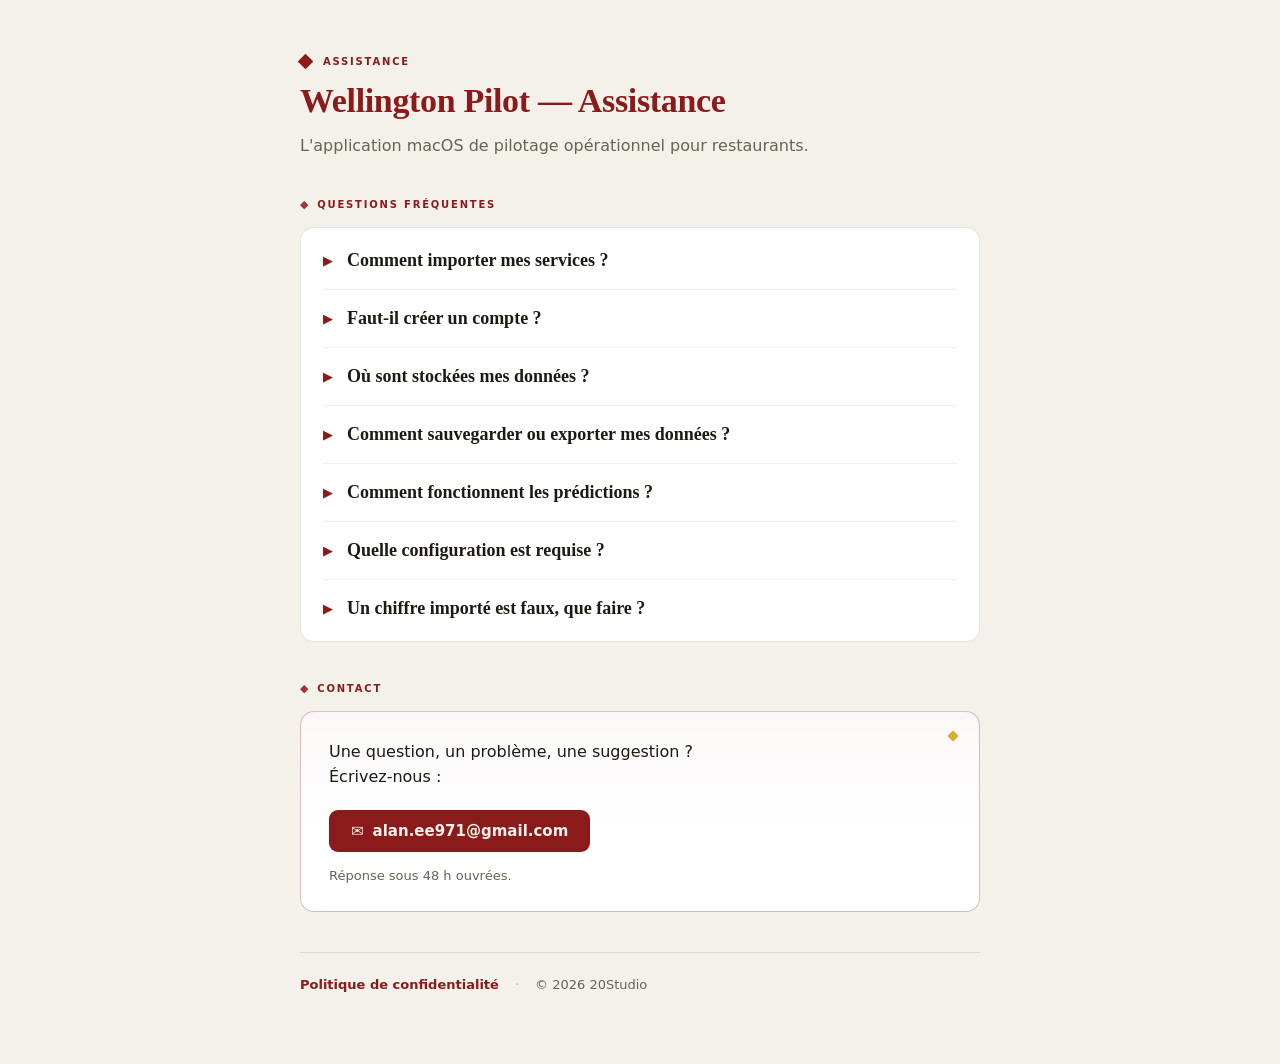
<file: assistance/index.html>
<!DOCTYPE html>
<html>
<head>
  <meta charset="utf-8">
  <title>Wellington Pilot — Assistance</title>
  <style>
    * { margin: 0; padding: 0; box-sizing: border-box; }
    body { background: #faf9f5; display: flex; align-items: center; justify-content: center; min-height: 100vh; font-family: -apple-system, BlinkMacSystemFont, sans-serif; }
    #__bundler_loading { position: fixed; bottom: 20px; right: 20px; font: 13px/1.4 -apple-system, BlinkMacSystemFont, sans-serif; color: #666; background: #fff; padding: 8px 14px; border-radius: 8px; box-shadow: 0 1px 4px rgba(0,0,0,0.12); z-index: 10000; }
    #__bundler_thumbnail { position: fixed; inset: 0; width: 100%; height: 100%; display: flex; align-items: center; justify-content: center; background: #faf9f5; z-index: 9999; }
    #__bundler_thumbnail svg { width: 100%; height: 100%; object-fit: contain; }
    #__bundler_placeholder { color: #999; font-size: 14px; }
  </style>
  <noscript>
    <style>#__bundler_loading { display: none; }</style>
    <div style="position:fixed;bottom:12px;left:12px;font:13px/1.4 -apple-system,BlinkMacSystemFont,sans-serif;color:#999;background:rgba(255,255,255,0.9);padding:6px 12px;border-radius:6px;box-shadow:0 1px 4px rgba(0,0,0,0.08);z-index:10000;">
      This page requires JavaScript to display.
    </div>
  </noscript>
</head>
<body>
  <div id="__bundler_thumbnail"><svg xmlns="http://www.w3.org/2000/svg" viewBox="0 0 100 100"><rect width="100" height="100" fill="#F4F1EA"></rect><rect x="30" y="30" width="40" height="40" fill="#8B1A1A" transform="rotate(45 50 50)" rx="3"></rect><text x="50" y="57" font-family="Georgia,serif" font-size="26" fill="#F4F1EA" text-anchor="middle">?</text></svg></div>
  <div id="__bundler_loading">Unpacking...</div>

  <script>
    
document.addEventListener('DOMContentLoaded', async function() {
  const loading = document.getElementById('__bundler_loading');
  function setStatus(msg) { if (loading) loading.textContent = msg; }

  const FONT_MIME = /^(font[/]|application[/](x-)?font-|application[/]vnd\.ms-fontobject)/i;
  const MIME_TOKEN = /^[\w.+-]+[/][\w.+-]+$/;
  function toBase64(bytes) {
    let bin = '';
    for (let i = 0; i < bytes.length; i += 0x8000) {
      bin += String.fromCharCode.apply(null, bytes.subarray(i, i + 0x8000));
    }
    return btoa(bin);
  }

  // Error sink persists across replaceWith since it's on window, not the DOM.
  window.addEventListener('error', function(e) {
    var p = document.body || document.documentElement;
    var d = document.getElementById('__bundler_err') || p.appendChild(document.createElement('div'));
    d.id = '__bundler_err';
    d.style.cssText = 'position:fixed;bottom:12px;left:12px;right:12px;font:12px/1.4 ui-monospace,monospace;background:#2a1215;color:#ff8a80;padding:10px 14px;border-radius:8px;border:1px solid #5c2b2e;z-index:99999;white-space:pre-wrap;max-height:40vh;overflow:auto';
    d.textContent = (d.textContent ? d.textContent + String.fromCharCode(10) : '') +
      '[bundle] ' + (e.message || e.type) +
      (e.filename ? ' (' + e.filename.slice(0, 60) + ':' + e.lineno + ')' : '');
  }, true);

  try {
    const manifestEl = document.querySelector('script[type="__bundler/manifest"]');
    const templateEl = document.querySelector('script[type="__bundler/template"]');
    if (!manifestEl || !templateEl) {
      setStatus('Error: missing bundle data');
      console.error('[bundler] Missing script tags — manifestEl:', !!manifestEl, 'templateEl:', !!templateEl);
      return;
    }

    const manifest = JSON.parse(manifestEl.textContent);
    let template = JSON.parse(templateEl.textContent);

    const uuids = Object.keys(manifest);
    setStatus('Unpacking ' + uuids.length + ' assets...');

    const blobUrls = {};
    await Promise.all(uuids.map(async (uuid) => {
      const entry = manifest[uuid];
      try {
        const binaryStr = atob(entry.data);
        const bytes = new Uint8Array(binaryStr.length);
        for (let i = 0; i < binaryStr.length; i++) bytes[i] = binaryStr.charCodeAt(i);

        let finalBytes = bytes;
        if (entry.compressed) {
          if (typeof DecompressionStream !== 'undefined') {
            const ds = new DecompressionStream('gzip');
            const writer = ds.writable.getWriter();
            const reader = ds.readable.getReader();
            writer.write(bytes);
            writer.close();
            const chunks = [];
            let totalLen = 0;
            while (true) {
              const { done, value } = await reader.read();
              if (done) break;
              chunks.push(value);
              totalLen += value.length;
            }
            finalBytes = new Uint8Array(totalLen);
            let offset = 0;
            for (const chunk of chunks) { finalBytes.set(chunk, offset); offset += chunk.length; }
          } else {
            console.warn('DecompressionStream not available, asset ' + uuid + ' may not render');
          }
        }

        if (FONT_MIME.test(entry.mime) && MIME_TOKEN.test(entry.mime)) {
          // Strict artifact hosts allow font-src data: but not blob:.
          blobUrls[uuid] = 'data:' + entry.mime + ';base64,' +
            (entry.compressed ? toBase64(finalBytes) : entry.data);
        } else {
          blobUrls[uuid] = URL.createObjectURL(new Blob([finalBytes], { type: entry.mime }));
        }
      } catch (err) {
        console.error('Failed to decode asset ' + uuid + ':', err);
        blobUrls[uuid] = URL.createObjectURL(new Blob([], { type: entry.mime }));
      }
    }));

    const extResEl = document.querySelector('script[type="__bundler/ext_resources"]');
    const extResources = extResEl ? JSON.parse(extResEl.textContent) : [];
    const resourceMap = {};
    for (const entry of extResources) {
      if (blobUrls[entry.uuid]) resourceMap[entry.id] = blobUrls[entry.uuid];
    }

    setStatus('Rendering...');
    for (const uuid of uuids) template = template.split(uuid).join(blobUrls[uuid]);

    // Strip integrity + crossorigin — blob URLs from a file:// document inherit
    // a null origin, so crossorigin forces a CORS fetch that SRI then rejects.
    // The manifest bytes are ours; SRI protects against CDN compromise, not this.
    template = template.replace(/\s+integrity="[^"]*"/gi, '').replace(/\s+crossorigin="[^"]*"/gi, '');

    const resourceScript = '<script>window.__resources = ' +
      JSON.stringify(resourceMap).split('</' + 'script>').join('<\\/' + 'script>') +
      ';</' + 'script>';
    // Inject after <head> so the DOCTYPE stays first; prepending the script
    // would push the parser into quirks mode. DOMParser always emits a <head>
    // (synthesizing one if the source HTML omitted it) but may carry
    // attributes through, so match the full opening tag. slice() rather than
    // replace() keeps us clear of $-pattern substitution in resourceScript.
    const headOpen = template.match(/<head[^>]*>/i);
    if (headOpen) {
      const i = headOpen.index + headOpen[0].length;
      template = template.slice(0, i) + resourceScript + template.slice(i);
    }

    // Parse the template and swap the root element. Scripts inserted via
    // DOMParser/replaceWith are inert per spec — re-create each with
    // createElement so they execute, awaiting onload for src scripts to
    // preserve ordering (React before ReactDOM before Babel before text/babel).
    const doc = new DOMParser().parseFromString(template, 'text/html');
    document.documentElement.replaceWith(doc.documentElement);
    const dead = Array.from(document.scripts);
    for (const old of dead) {
      const s = document.createElement('script');
      for (const a of old.attributes) s.setAttribute(a.name, a.value);
      s.textContent = old.textContent;
      // text/babel scripts with a src: fetch and inline. transformScriptTags
      // does XHR against the src, but blob:null/ from a file:// origin is
      // silently dropped. Inlining makes it a plain inline babel script,
      // which transformScriptTags handles unconditionally.
      if ((s.type === 'text/babel' || s.type === 'text/jsx') && s.src) {
        const r = await fetch(s.src);
        s.textContent = await r.text();
        s.removeAttribute('src');
      }
      const p = s.src ? new Promise(function(r) { s.onload = s.onerror = r; }) : null;
      old.replaceWith(s);
      if (p) await p;
    }
    // Babel standalone auto-transforms type=text/babel on DOMContentLoaded,
    // which fired before we swapped the document. Trigger manually if present.
    if (window.Babel && typeof window.Babel.transformScriptTags === 'function') {
      window.Babel.transformScriptTags();
    }
  } catch (err) {
    setStatus('Error unpacking: ' + err.message);
    console.error('Bundle unpack error:', err);
  }
});

  </script>

  <script type="__bundler/manifest">
{"09b10454-876b-4dd5-a3d0-4b96f394e589":{"mime":"text/javascript","compressed":true,"data":"H4sIAAAAAAAAE919a3fcNpLo9/wKiOOxSaubevgRp+W2xpZkx4lkeSQ5mVlJI7FJdDclNkkTbD0i9zn7I/YX7i+5pwpvkK1Hkrl7956cyE0QKAKFQqFQLywtkQ9bn7b23h5sbZJhVUxIEneraV6nE7rEqnjpaVgz8t//+V8kKUhe1IQmaR2SPTqYpllCLtN6TE7jxGhFHj8mg2lOqmlOsNJp+J03ZZSwukrj2lv7zvcD0n9Dbr4j5CKqyMlJQoefq6IkfbI7OKNxHSZ0mOYUymhVX6+ZFT8V1STKRHW/GJx1yDm97pCLKJtShHtOr0mak2JwRtY1cKPqDaH5dEKraJDRHqmrKe2QuMiH6WhqlV1WaW0+4yfILCA9AH54Tq+PSZ+X6i6W00GWxu9TmiXzOuiMg9epr0taDLHzC/0+8dj1ZFBkHlnHokXieaRnAlr77jtClpYIzFFFo7gOa/YdIcNpHtdpkZMRrfeg2A8Q0QRGyGqyR/rkMs2T4jLE12v4Lh0Sf2EvIPW4Ki5JTi/JVlUVle/pae1ZzUjKkBqiiyjNAEfkmtZewKFVtJ5WOdmDp1lbnzZ3d9xubTr92tzdMbu2+YC+be7u3Kt7m7J/MHFjmCw/DMOoGjGcJY3AMK5oVNOtjE5oXvsIRNT8jpDAmooyqhh1pgLLNuPNIp4igKSI7dEnMemTpIjDr1NaXe/TjMY1jPCqm8Sy14iHJA5k9/Nplq0ZMFhcpWW9lbVD4m8Pk6iOuknc5Y/HEjaHcEPKqihZh5QVvUjpJZmRvuh7VEdAqYyPnaiPrYcjWr+t6yodTGvqewgfoXgBWV/HTmITG/U3AkxNJ2UW1bRHkjhM85xWPx7sbHfE2zPW06NaVz/Dml7VG0Ve07wm377xheF5shUfg3rAkeDTrEGOYl4O6FXts8qZk6Kk+U5Ux0AYS69hJvz13hE7/Neb46fB+pulkF7RGJsZ86MazZ2mOCsYJX2glTCLWP0xT+jV7tD3Xi/BN96Y0y3q9vukuwIj5c+vddfCFFrP/ZZEr/gcy9KY+k5jsqjBHS4fhxnNR/W4w79lkUdSAJXC+tvc3fkMqKv8IEQcvq+KyX5dpfkIENIhHkzR0rieZDaF/W+m0f/LVKlGU0WXkjCRxPBZ9pHD7eEYFE74I4dMSEZrDjLhz3V1rcbGy0mf/LS/+4lPJX6P15yRGOlf1n7AR2e6v+Ib377JHU4U4CZX4Hbvwdu3VRVdhynDf31eKQh+/8fFKh6cSQJJTDqS5NOHGuEj+fj4seylVdw3+7puv+s1ll1FWU365EZ0Z1hUxOdvzkkxlCLOOb1msPMbYwR8nR8uH3PcPPICBHV4fsy7eXh+bA7QxYgJF9oFYi2Tdd4jB2ctlJfEn6IJLubPUT32y6ge59GEyg4iJSE2eTkn8xaqguVN4yKhX/Y+bhSTsshh1ytbycqcrEGErLEMWZmlte8teUFYFqUf4Jf2iqL2rCUK9cOKllkUU3/pKEzioxCYzqOlDvG8wHwFxeui3IY2MzbvQVEIMQpEgndv97dONvb3SZ+c8j2fxV2EOC6yhFY3gyg+H1XFNE96cZEVVXeSXvlpTlg1GnTiaVXRvN6AF+TVXzt1FeWsjKBMIIKQQVEltOqtlFeEFVmakDvAvFi+DU63ipJ0ynqr5dXaoLjqsvS3NB/1xMtBcbVWXNBqmBWXvXGaJDTnuP/bOb0eVtGEMsLiLhunOb1Z/qsxuG5ZsBQIpLeyvPxX6MQMfrTWEO85ZEA64AyYeV3RaJLmIxeJndtrpnlNqxJ+TVLG0nx0oz5V0Syq0wuqkHDv2XhxKxaxcc+ocP/B9HoDOiwq+tBByXY3Md9Aek+eyE6p4UYDVmTTmq6lOaN1b3mtLBBOl17QvGa9vMjbUJGlOY2q7ghoA1bhD8sJHXWq0SDyV1e+76ys/NB59X1nOSCrL/4qip9/31ldfdFZXVnphD+8CMiz7//a1uDls78GzQ8C1dHecyAUIJK1KE8nEQ5AEhdZCZ8zQmGtp/kwzdOaPgDDeT3uxuM0S/x88Qdgp06F4HfPQSvkRjUF/0aPbA7qH8YTZm0spkvhqHNTRkkCXXxeXpFX5dXasMjr3spKebW0Ej4n07Q7KfKClVFMO+qX7BAn5zv68r3LWC6LKukOKhqd9/BvFwp0F5vLMklZmUXXvTQHiusOsiI+X7tMk3rcW6WTtTFNR+O6t0InLhOS/bygVZ3GUdaNsnSU90Cc6g6Kui4mawZOOR2+eNGR/4fPgrUGG8Vayx34L3zxYC7ZYAASwJTRqstQXsU5b8PHNK8oK7ILmtzALHWH0STNrntz5gir4IoJX72gkwfN2dzN4N4UuOJCsDH0rLxSXEgQ4DJ5Vl7pYY8LVuO/EZOU6nJnXTkrRmnsVlNcrS7KHpB2Roc1/viti+eT3urK8++fv3r28vn3a5PoqstJ6uVyPHb79rK8IivLMKsaAX8ZLC8vry6LKf3LcDgUa2f1XmvHxsfz8mrtcpzWtIuVemVFu5dVVLZxYj7spadkJ4UBM/J57+OngxMQKbY/fuJiRZqTqCzZ0iUdgLx03mV1NKJdelUWFYgh5Gi6urzynJxTWpJBUY9Fr6Ahu85jAsqPzNS8VXQUpTkjEVe8EVbTMiRPl/g+P6FJGpGySvNayWp/K6MRJTdkElWjNO+R5fBFPFkTUhkhqBKjHYJqMHJDOC9Ic5YmtEeiiyJNdOW/QE+Kou6oX+SNIhNyQwQPING0LnSrpx3yVPFs+BkNa1qpDhLeYb4rd6PkbMrqHqFXoLoi3Us6OE/r7vwqCgoQRVIVZXeYZjWtegRmiSykE0B2lBvA7qypYKodoJtQ4H2k+8MPzIJp1JhWfLMg4fLyCrsDXlpTXr0bF9O87pGVOWCHaZZ1JwXMBlDIHWCBQwOVgcalmuY5bIYmXGQGqdPf5bbOzpTwfipVn++/bG+ffH77QcrMHuy9nUGRXN9I7g8CgaC05ZkiF/njjaQVs/4MhXR1RIF6eEgpKlOd1iGZ1qnBOQUkeTjEkD68CduOLHg6NU4N64+W0rCmrPZZNKSbeIDxJZzAOKaZZx1ifgl0I1/2tqFDIZxNvux9xA/iOUb0QCHQOVxrhKrjjXMcU11pnNuM/[base64]/N6uuMemrszFIC9m2OKCsBmDGNkjAqS5onG3jiYC3oAaIDihZTMKL15oZLgLwmzWG166oVHaWsrq6hjdtCreH9OsqTKCtyCh/y3REfdgij9UEao/YJF104ZXQfNg9/WQ1ZvdgaDmlcO7Ou0DcdgHkF3wmovp/jY04WyUqgiRDHErLpgIVRkvhsOjBeCu7gfsRqldCM1tRpOFPk2SGHx+qFoEM6jKZZzcxx7tBJMWcwiaHbI65+L81FX1Apt0PrCHaAm1lgdZfXviB9t/J6eHh+vB6KHq0ZTYBIL1AxCEIXWQ5IwhWDF8YoXUQl5rCdT2ksiMpjfw+FtxuwbUmcdOBBt9y9oFWVJpTxUbUua2WD69v2Pr3YZJlYTvDZwKQn+5VcrGFF84RW/ti3STcQkGnGqG4/r3KHWGtfjF0uElchSK/KSisEP25ufTo42dsCi9C/Dt92/yPq/nby6Fj8Wu7+cPLo+OmSlIc+fdl5t7Unq3fXj5JF/yg8ShaD9UdLtlDDT4z+RZSxDmlYoqATpE+0gSUI6yqdmBhdgDpq9+QUot/CS1Aroxrb90DLjUU4OqEk7pIVUSHACngkZL9WUfnruMgowmiq4+2eIzxuZVrpkO5K0EId9Cvpk2GaJwdFuU0vaLb1dRplaX3Nv2B0+qvLkjJYMHO/uNwh9KswiDkLvLq1oWxFFgFAUQqMaCDsMgXZyMe35kKOQYfl9ft9r2esVIEa6G2/TypjffL6C3PrL7TWvwW8VVss2XmgjbqmrNmgjwVP0dHC/OkNApu8eFtwk9DN4amt1jDKmFENH9vqgXTitYiEdq1pzp1FEm8u/auVyMV7Qcqi8qfpZECrBvUZS+NNn6zCkrDw9MR7AjzQQt0TL7h9bYnajWXUWDgtdh4xF3gU0PPRPAy0LlzjZJTQEg8ry4Z1CspTLCMpeU2cvq+RdHHRtlLhQFLFUQIOdXFRUhjy4kbFwDNXDzbpdm35U/[base64]/nD5+Fg3AkIUpZII8d3lOM0ozJtFoLes0dCacz6oiRwRnyskkcAdnpz9tkpL/zpKFpcCZ/onrSjAzyIK8G8TA/G0Opzo0SM4stgnK2SRTNzxg8aincccWgM1F/nKmlUMfgE4Gl0ssHrmsMDHjwWMN8CUTDleff3M+LqzxJvsUFY+9mxoLSyxlS2iEtasMzN+n5lfnn3XBLJg8dbGFPFzDL2+TWJCtHXIWRA8YG7BW9Kc2j45M7Ev5vPGXd12B1vWdDytGlJ7DoouLbdvvN3Z2j55e3AAzo8ei7txNKFZ15OS+sdPqJM/2PrHwcnB2w/[base64]/ZdPYvzC6QUcl7fyukqpcP8S5VSUSYwB5yp9//C8Qy6O8XR/eNEh58cWerd+Ad63Y+C3yOMsjc97xCvyDfgl+lvk8TjKR5S/wJ/qTZqX0xpffIRfqpxNB5OUv9jHn+rNOb1OisscX/1MrzeLy9x8Ny3lmy+lWV5WlDH56jM8qLeTYsqogrkDTxZUfC/g4lsDMr6jOVpA5OsteLRrZDS6oLrGNjyqGsMinvKuvYdfqnyQTTnUd9lUw0uK6SCjGtOb+OzgG5RrV/WE5lOOdP68Q/OpRSSw2NFxx1/vHf7rjffk+Jt3+C/v+Kn37cnhv54cP30SPFWWi487n3f3Dk72t7bfn2xs7+5v8UM78IA9Otq6KgUbeO1fdbkl5FsSi1+B75FF8blF4gVLb0RfvVHqmVSlmZBQCfhHLPAPo+5vx4ugQTDUCMdPA/+IPe0HSyNLT8D52kbEqA8GC7l7wG+QE8DVQbo8CfbRNjLpheifdEjdIREuA+81DKMmiySCYbx5vSSfvTeCA63N/djS6zHNJrT2j9i3N8HSKO0Q7zXYcrD00Yp3a9ujJV7viD19I9ouqcZvbmsrBmJh1hwdKzskR1U1KBNA91iSRXM3WMTXui84D0ujDvFjjpUuYCEO62K7uKQVYj4IUFFg4sTQAB5WNMo6JMrSiB0b3n4NRqS3/ltGRkwa9PzXS+sBdAi+ATPjr/[base64]/fQ3mGOtATPWxo3gcCI2CZbJYRiG0Jkwkk7v7Ng+GqIpHM8gLO7CAx7ydal0wa9LUMC5Cwa6xU8IpkEbnZfptbk2NKcNAsWYeEtrnWAzXB26RUMLK+DzDgJW0G/KOkIZuFJBWYrirCHM5neaG/W6Jr0Se4bCcsq4CTE0yo1RvAxkkFZwzy6kuXCIT4pJQzsDgPVS6nKtzgJvhNiQUgkq7hvjiao06nKvZ/cVzrMXBMb0zJsgbeB1D2rWxMSACi8QQPgjGFYMtY06DKtGw6LSTWBHel9UcxpY3S9yr6XnSnznAXrggFHksBee0+vD1WN7d+LFYt6eBe7kGKuWz/ohRuCZLJlP9HEbN7kx23dsIupoalWO+CAm/ri7f3Cyf/DP7a2Tz3u7n0GGXXpK/nZy8vnL3tbJCXm6pM6mh1zOlL50Uu4EDzr5uwI/[base64]/rluEdAqRW+zS0gLJC0Yno4qWPZKkFY3rLsb7deEL3YixdJRDY64bKDMdDYhGcvvco3fHusw+af29rz2i6mhS4o7sbHywLcKfg+uSU8snKNna3toBpvFpd3PL5L5YnTWjx8TW2JE2WejG4mLQYB8G8cRANwgPfczhsywQ/ZSeULMAIIUiCMBy8UB/[base64]/1eumKEUJ7QHN2hopTYv9Pe3D6HzRqCMZklVDbrSXUZXT5MciQ5F73h5r72rQ5oty8PdxgVyOI4c5cjEE3q6HJyfK7XTdA2nDO1oGrg+tjMOY7otg8dfKQC0MPkYN8IvSEhl8s8hoCDV871B7gx8T+FCjG5o5Q296RPamfbFoQrf5/1UtCBYp/hc8fOARy9hm66t67hFQVeAHYZRo7frEC1qWi3NSq6/qpouJPFgCvLsPluaxUvA8QC5AH0s9jJEK4H0VjYCopKblBqd7Jh/DMDSOpaVkrLa0vODjMVWPr3QNME2HldI4SnBfsL7hC+YapRbErKuYp0/[base64]/xYu5PeBLAM8BOrqcF3qDosholLe5D1mfFwi8C2mAKSnsXRhyHsdUO+u0dl6Le2Ypqz9Q4KDmQZJmTqICqCailW136IgJb/dGk4iJBmlNJ57ZBk6bn6Qf/kfcFJ22qFMxYw8x9ETAW/Y6ZGXZ6sV5mjTEUWcv1sPdr+K2/ppDvJMdS/oBwR8aQmwHxyTXCZonpwWb/KBe4OpV7maSUAu/pP1uYadSRShkOizxwYzlCRfbEGrfe0IWFcIWyRNPZbLJSQRDIT7UEMSOHQGr0y3cxWQiAmuHhiG+oc5RtTjFgGPQOl/MPpagtJ35cufp2dCcA1CTa92ylTY2U94VvpUCQTd3U9vBHD2XOeEc8jVy3CO84SPpI0Rma21syMLfrX0kBot1+ScsCXWkOhNHKjYdCEI+C+ZxVlkuD4KtDMWUyy1+chFl92AnqKhq5Scwr3sYJXI3U7iIsmZj/nUJZkE5gJj9EW+DloQZ9+Ak92QLF1z128oSTIkJVrHs+OPHpJURXIghNYBJzRFZ//2E3UopxuA0qdgIa6eMlsOQRSD5nO0CVf/cxct9FUuQNnumYKOcFBe0AWX+ewOUdbwts49JW68s64PZAtV5cwjVCsVp64VVwYDHaVeBbide+bqNeh0tr1br4oI0DEQwN8ZxtmWn/HMWgjY4MeXBQrh6XBPgyYnsaE912XyLs9Pjk2S1KliNCt2eRt/6PHWvWjqBUjnKDUIuJke/OkL9qoHQptsirMuRvSKFEUIqDD6L5E7uVn5h6IsvLF1xIBWmXBPpiyRTF9ZO2nRf1XsrNnACcmwLT8KUlyZW5qqtiuagJL6bGzjMR9if1NJCk17Q4aBv3UUaihqLU4yyYhBlsHU2dxTRg/msogtuWF0OosviolTbjRaTjaCWoqp/54fm8CzNztq+CJ2bwzzgFW/Y3DZvH52wKjfZURXP6aRSZjX34WkFzsGyo/Kcue4UKJ0GW1wy5S8Fg/QRklb5w9OhWYR+3D3F1CXzyZPdIWiupkiBS0ehf8auvtXsKvCP1r/95dujQEZIT3HkZ+wKs5ydMe//R8YOuR24ivtjopp/+6ahL/T/[base64]/+Bz3WvDBWbxcUaAhLjopHuO9jSiEyORDxhq2OePio7cfiomdhoij2YOIezdmNOFAshp7AqT0mM1jmUVaI0Jzc3qJFcfQmqSqGbnBTJNKOQqYKRqKJadxmJfA0EzAdrkO6IRCTDXCQZVPfmTCHPx9ucRyWKjuUSNk6Svimd4XFazpAROGDNDOGuTsZzU3AlHE/Gybqh9NOfGfPsAR1Z1CHlGMinHLsinC1Sawg3MHvicGe6R2kF9o/cP8+KYXuIzGsItlr8QV8epxDyhPCVt4+yiVFHiDeO2mSuLHuHmG1bHhoj1VGf5H+BXO50X+sCwNFgf45i8H+Kqns6V+2fSNv/juPJbf0Y+xvynIJ7gn6cd2wRTPNneg02Yuu8EkNgvxCQ4CeY3H0gwaZrdoIuxFDJTjjyNst876lp2xJxYInhQKmQkzQEULMaxKkZLNCURYBx8K87/hLo5blK+uTFs1crRq+dQFRmR6FiC3+8Sl6/Ji/AGDVeJYsEpi2qNoqEvq39NCDf5C6ohBQhli1CSCCYh8er5M0bCGwL60KINs9eWobyT1u/bO2dbOx+OgA3hp+3/rm12QiQ4lmQhb8VCKNRRSNSYPAOqdM6oyJGCfani4iRFDOOkos0oQWJpkla3Cfw6dPuwYkI1trf2t7aONjFiK5eXtQYhgFuI24w17Hw9+1wg3dg55NqdROwKAyc7Q/QE0MHHh3SLIRMPSjYHItjnir4Y2chnkBxN8+uDbkfPWBMyR/E6paJQe8B0WMe/Js52XVaUBgoO5p1WqDX+9PhML2COEndp3XifUO3NXtNuofJ21wf52nGwCHxf0An1hMXLKgB3y7r/REFllRR36a+4sfZ5o4onCK5Xlr5RV44QCQUruw35YQxjc8xScLjx2S+8wAAd1qAAgKkF2OOyYP2WNt52g1VJnK/kXI3GKicIsxCY4E5lj5f77ihV3r1Ex3y0bBBiXXRkSnkwzC8x85m70o6IgDTWeoYUy4rgFS+DS+Q2UeMmaykmuIK5HudGr91Y4hfj1PWIZ5IT792Wx3M4wemay0HLD19St5F8XlXZKQkdQGBnGo7VsJiB+JU6yjLQOrHfIuqh5B8TKaMnPNlrgXW3YPiUK4t/i+6EJqbIKM1zx3FU4l1SDwwMuoBAA4VCV8/glWG1ojSRnMT/LCoYvoF3/n3gms1sHdrgaPNNNkBC7iC13wv2p+A+uGzOa1O1V/TLPsC8ZINaDBjB2NKhlmEyephi4QZU1c3cEcSRiLM7FkTf0KrEU0IZNEVYpOaLl73lyhjBg6kL7oxGzNrCwTlwGaMKDZvwXCcdqFWN8qTrmzXNWja1LLmQjh4L+qpDX1zA7+hjtKes2T0C7SjqUfGLeFH+Zrk84IxKqsXZNTRaWAeP1Yvgm/fVPnaEy5PWFvGMPedXnTcldwxLHuBywTUDDuBQWwcZVlxiYlH/KhDFK3j6X7QltpEuHac66BmdN6OtHfrOb/diAeKSPHcFh4GbvPBPZtDv6JzKWFAlcG5YtXNzrp3GkTnAQcB2wC2Pjw/bmt4W8qWz41jlD4Z2WciZajlj/LIP7Mlt8PLDhmP6mMUlKUiFrSjkFe083K5vPKkMh2kQ6uDyrDLTy/iwTgC2loi4wSIUrXONb5OPEyrLwv4tSBBQ2N0Q3hmYyLV/B2VL3c8Qu41HilvScOQjMJ1DzEl9z35kmuMLCO1NRowS88fB8/UbLmI8bixda5jFM6jOBqIiDXULlKZrhecNc8wFwfFTprjrFgrgxfMDc0wZhRqzpu8GzJJ819ddE7S/Mf5GG0eOjGmQbGS9xEwumtf5lbsEJqzaUVF8lDnNqtb05W+zWPK6qISsesq7aD8Ipb6Kk0hlyM0V1JdIvSqpnnCRHNdbgm97VIHgawTVBZrqW7Ofm+a+G+pxqaDe9TKKU2Y3F29DmcPRjPYE/fzqGTjogbmAvuhRPsTphc/bJojRuronOaguxTRDpgJ+7//87+0VPuU6PiJCjL5pACXA97DRhv1FcEOBiAylWl8ToylQC6YBYx/qJsX9Ri7UVSGGoxH/jFDhpqPLkO/1IKHebKXo5mag8Ffx4AVTQP8/jTWIRWdUEh5hsP3kbo6Cr/hBaqKkCqsMddVWsIpvpCjFwnH4yKPQVuSFJTlT2ASulEN0kuNWAbxglbXPCtZ7WCxK0JKyFv1fTKYTkrigwAheqbuX0JyB3WzUGA7wAD7MBsXaYRA3oJrHk/PwcjpBa1OSZQnPHkOw7FP6KSAAUW5BYrmF92EQm5WWEvGGgLdBagxht0xjbL7TPAwSjOaCOlGh6Tco80XRiuuLn1Yu18gP4fOICeJ4TOtuijx5zG1hsT3CLje8ZyWkOeqohDJgjNnrjueqNQmCVYQUL5JuLA0p3FMGRtOM4Pu4gjoYpwmYE1g6SBL89ETRqC/08pUcj4lOEOR3VY4WF+mJQUnSJBDRa9P+VngJ3aKdFglIBbbc3lahXhOQwvF6X2mDLCCte+JeARvMj1xyBB2OH6Q5Y9OHTy/[base64]/yAVeCtQRXLRgkCNOVxiAjbNIqvaAJThWYcbg9jZq7tZJsxDzqZVcMOa5Q2xdOKGNwo8O68VvZrGngZsezj7MbmECCgnJgWLgGD4gxwnVn+sra8UZicvjqTHPCc8oY6wGyyfSscAXLyAGfXdc+Tft1FJ8b3jzEdJo1aeUjoqJOYT0BonFNCrnJL/hGlxfdosQbwwLOZSBlOzmFkzvi/dScYmA4QDNwOVEaZYQvVeCSkE+J37QQ1QRnF6FhxHPdZZdRaSlP9GoRa0J9r2lPgkhXrjv69s09hBrL0Lp8QCzLTKicYNvclktrKrcQP2iud2tvsnJLtFRSm9H8ioptNqrIqwVsenZpit7dRQcRt/SxiYC5zX5Bj4D5rOyCh7DeMlqHvnlAnf8712ezo+bUOkRhO603B228bo2h0fCljoyPxtYoa4pt7ZqxjYVh2CgXocSgvpVwmjxIKsG46hBWazStx0X1hImlvKj1YYzyhYj6TRAGT066ZUWH6RVNjCV8mQJGMdleWdLEWpQGihqLEBgsT6iiHWQ70h22Y/q/4qDwYsWZpALsf8MmC3XcEd+i1WzambkLlIvahpOFuKtWKMc4RGH/F2daUOXzcpxVOKbzx7U2mrAmFurzacTPuHKBEjR87mDlC6EGKPICMh6RWWDobO2p37+MSoNvKzn1Ek4wzuFv22DtXLg3Z93Qu8AuklEYNZiK4FwC7mNBSDgNxlEFqRuQ1a+RRBxGDVAV7Q7TijKhHoduAHcHuBPYGvAgNGSEXkGIikle6kzEF2lzQm/lOO60fuIagip02J/w1ppWNmkYsr29jDmcfh+bgN8gFjx+zEH0+w0DxrdvRLVp4cePH5MKuGPzPbDUx49tFWiTOXXmsO/WOME27sUjiAXmTI2CDcDdL4mNrTYFvcmD5+1et+9fs5b+NuRnwG6nseBaThLm4BwHmzYpzjZacCTO297UPRv6jBHcR9YIWz74R7Z8N26sxcjSsLE4PSrvsfmro9KtJNN2oMIlMx+PdZkFDVqdO4OWM9j9ibQN1X8ChTYDAO/dncbU/DuWToMm2qxp5G4yFxfDtFL6/y5moi3beMfJH9xhYgw6kL6uKL1WoaVkbBgxMGuP1v37VXjGbql9xkRd99MoYQkX3+Y3tZ1AS1ehFsuajr5tnsN2U9MtV398ncs4ukBLrfObw+03t/bgHb/N2mKA2toSZ8w8+rp+w+Y77oUiM/X1zBNHs5p2VjF7bnquWFodQQJj8BXuOzH7CEEk3AV3dvPZifvFKwwAiHaCN0mu7faj+DrGCTq0FkIYhhwOz8gmYfKEnhbITnMd8ldGufT9As/nlR9WiWctrDkpFWwTGUEzGVCHmNKOM4uYB8K8A7WRVWHsG5bNTiODRo6Q5kwqMWyfzpy2uYkS7SrqxWkVT7OoIlzNxQ+miHWrwexe2R6aCsbWbA7/dkw6Y235RItV07h5FhLl4jopJrAd1LQbj6sCl5XXkmuk9XDv4sJqE/y/MPe39vDuCRf9cQ8yznZZcannd9GBIoFbkdWCnrsQco/RiRije+qLWiRMVU/XQsc+vNpj3lu+V29VuDUbRglMXeJoleZL4OIbuIzUhzqO5sVyAxI71R/Tx5mdd5aE9bU/TfnVoEXTVAoRSgsNGeXbN2KJIc2DlGs4RTgOmIb2xqLlBiXfxc98jbn1BnPj4pPFc3R1cE+4Bzv9kzid+q65eKyYBLsvjgtD+LkqwJW7cruHtvAe+mXjVt4xyee40QvgKML9Eo3xZm/Ub0eHxP/atrkWZ4mOiL26qiE9n9dxh2B5aEDvkjlZ4XaiUvIH5SvC7+ZEucTxOB6ntciTnKAgbkngwEbHqXZ4GadKUahAb6YMVW7gq9EU9O95S+fd93TaiVTudVOnc+ByFAr2+eqWqzvng2m9ydOSXu3bPF0To3PaUQu6lTq4lrMj1L/cocowlEqGpKcjFEF9wmXZNPDy6WZiNB2jkRsno9+YLqjS2CfqInXJldLS+e8UVizXxCTX3sl7W283Dk6+7G3zDMt1yXpLS9O8PB/BsXWpAur428qr8Fm4sjSdJLwANrxEeARP0jwUYd4a3v7eRzw5jqNnr553Nz9cb1+9vT77ujz8Yf9z+Qu92Hz5cfRbvfE+y3fevyx+XfrH3z9MhnTxI/uPVwdft9LNKv7xfGf7548vh+m7pf9wgG/u7tzR4W5STBqdhsI7Ow6w7c6PDj5cjX9bXcl++fDPTztx8tPu9dflla1ktHw2zpfi1dWcXS2fX3/9vHxwFf3y4tdfErb/48pwf/PL8MU/fzpbUR949/bd1vb8jv9tEA1otsTUpaR/+z5c/SFcXsJyt7ccmN3TyfKrn9Mk/fR1Oyl/+rr99YcXH5a2t9JXf784y5auvvwzy579/eP2dblT/P3li78X1U8/bF/U5ereP/754d37s5VrO/4lTvJ9jN15LyM4WZW6ATAYf9G4utpkmCJfIU+8D6kGjp2jsfT7bAtp4BEJcAhnVdwjF4QHVeIDdglsPaMqra970LsmqUvHIE3vKduYsrqYiNAeGQPOGdmCcUrFi9EePya5nWHdwlHKuJMYLDrYPPyR6bMohjRyTC36Es2UiV7wNPFO3km7uUxd/fgxGakMY0YsyCh89Ej85Bi8ngyKzGs4LwpntM2irmmCN9tVeLevuUXpS+ngXcOvl9ERpiyGxLPCzzJ0M3ga133NuVFMXQt2yOjouIXJqeu7+MR92N5993b75PPu9vbJx08HW3u/vN0+2YEs6C+W11rqHHzc2dr9csCrPKPP15ounDJKeQe9xphf5HvCVc8JJYziMb170we04WLdLqIEBM9m6FRF4cBNkx2eZvFumMKCV2TZ/OoqG611IRDsd++gN749M2K54is1NZ+rYpIyKsO3fUsQMcekWpiFakq5pzm8gak1GYhifh3NutRHXKTRS9khvOEefBDP2m8PvyXVOA88NPU6LGSYa5AzVFYZNjM1zFBxFPsMxPQLBUGVrFkV46pgbLdKR6g486K8yK/hQqzWCCkWFjmYH5VoVVHrkAnvZXx/Rc/[base64]/gOhgK1rEa88rDfRI3JcUJ1NQSAsdVewzSjXMSG+TFewD12tGY9cuhVPACIeLDXiSV+rNdVEGInQBpoWMRFcgvQkfBkJ6znKEAE/[base64]/RBB2gvcQeFNnXBSjL7IDvmFEsDBPfsgIAKwNcf1A0aq785b3f4peqJe//24/[base64]/4hF/HLEegTKHLciQ9g6RmSvmMe8HLQG5+9xC+py9kcEUs9CRvNC+F3wMVuuf9nc/hfwonw6vRSLKFlYYXURphmmr7sMU/xgntBqH6FwqBIPJlNXk1Oa6sOd5elK82SkpKlB/klMh1ZhvT8Nb3NEba8xZz5dRCiclkSLNXs/obcvPgEiGwnRuuxXJCqBjbUmahtejoe56E6x/eXHpOzVStgHXz7ZoSNrg1RAK14w6EbHeEP/AYW1BXkUTINPaXNJrqlCaCgqOacHjHFsjfsgWEiQehJLY0fW2s2Nyp0OhRhrpKly+6c9RObQb0PAiFkucmbcUObU6Np27lhMhHo+IgtNgVGHMk2Sw/MwBxDpHR7JIvAkzk8XfEzdoCpjQYlr7QBGdeXoavR7kjwe2bN/+zIyCbXvgfWkaOT5sj875Cdo3xdh59Kx3Uiuoi7Qt7hYTiBMe4Yrhq/rql3mrY83pvKueXNVdHK3qyrd2r6VzdvK7PyRnSCRjgrWHoFUgRUokoS1hrK/[base64]/jmbMrqdHjdFZnW9KtB4xUro5h2B7S+pDSfhcOVG+hAb2UW5gUbV2l+jgVd/ru3PAshIxQvg189+DMLh5cvboZFXncveZ6MF8vLUPjSKnzJC7+3Cr/nha+swldYyFZWeClc19xbWSmvsHDVLFwVhc/Mwmei8LlZ+FwUvjALX4jCl2bhS164umwUri6LQvPrq/j1KSTIugFdaFcpL3tYGEeMzsI65i9xstRc5AUi8nKc1rSLs9DjRbNwFJWvbkZR2XsF4EdRubKMjyvL8nmVP6/[base64]/byIqd4U1ywZnABfgOlZgKbW/sfP3w62dzdONnZ3dw62QPxcun1hNbR0eDwX2+Onx4NgMkesaf9I/b00HtynFDIUHuSFPHJpEgoFImK/npPLNRv/LJoo5V/dLkYwI+lVJo3N95++uXt/sm7DyfbHz/8eADWpb8MlymlL71mlc23ez9jjVW6Gq++dIz7aCv7Ece2E+XRiFZw41+HpIabnGUDxaCFua5PhgkyFjd7XdzTYsqxs1nEO9x8oDcmNENjUlB0fN/KGm+jsjwYU7TgexneR73W2GhEildhKgyl3UxsDiE4wjGYYIAjd1MDLjTkF99X55g1URbw75F1KOjhwL7sbe/TqIrHn6MqmjAfP8dVVb+k9HId84Ci6wnDavxazAA3aSVkeNgRKYEE5sfX5Y+ePVp7a3OEkKgss+sNxOK7kWMKXrCw6+oThDUEJGyND7M3Dq31XPrUhjvjK9aFBH1yivdIwx2TN4MoPh8hD+g9uhmMZrO/gORZFPWbUESgtLCT01bJqyxYvYl0BUQFSiPaagTnuWdwVMJk4eDA9rK1WgEjq3e4Ptq/QWmlB2lCkvhELHj4rNcB9RIFfzTIJKwOUI40MmsbBaNiEGJxtIwDYUP3rVXkjsJdYhN1nTBpRdVa2xc8Po2WRaZtQbVfii0ad5xYH2d1AzzXjG/e4dGkpod8zVkKli29aUa314aeOCcmrg0FjYtInH7NG826aOnfgqLmMZz/FbQZJcnWBc3rbTgr5bTyPWEy8TrEsekINR7eaU0oMkJucIFfIZS7CnZOB0jinEs13U5rBcvmqAKIxTrBCmBwFPtEarDges0ub59ErS6xid/MN7tgrwRhhuDHChxWWRUD6jU1q9YasdeaYECua4S4Ssa5aV64FuB9NvZN5hXNj23OyyWPjaxguO3yK5XpVb3PEyWZ987gO86WIB/0els9S40B9duv9BWnHu77tiB2fVRHIIb0e3O6ZDVQPTvVXGMyve86BwcbGLcNz3pvbyX6eHbHyqbGcrZPg/6JyvDbqtYWqZvi+krcB2Ben+25Q9UpBzAsASs+fmyKWL6r0m5L715Fl3aC95aIOUxM1Ieqh6llDRerErOUYy15ZXyz0iS6fkc/RxXmtekbvQdCsIgRBoELV3cNLo4yQVoXte9v7H38fNCw5eP2Ynw0aLmvgTjaNAHrG7/AHAc053otMdrG9UdrzT4YRM51bu39MKlc37J+T/JueKMR24dChjRFeYfHRpAZeFXw+AgYib5K4DiwgOBSsPZBBaNlsA20BM2V1Khjg7lrURG9T1pksP3x08+c68uSna2Dt38KWQDERZF/vpUsxhUdmnRxK9EU05pfw/BvI5Z2iQM/7lxW0YbVZoS4xIPUbCIiUvubwFaQPOFshoeOZr+4sj4T9xYIVoH7Yx2N3IkSGsos0Jev+Q48Mm9B1NEorIvt4pJWGxGjTiIq7C70Uqm4HfKai8NGvdmfsuDmjNwmoygP+HXQuPTuvSpnjRlwFiTAbC7bJg94wCJuc5Jqs/O0aoiFaNNpHFCa/vc8M7+TAptTwmd8tT+mtIaTsul7TrMW1+kHOGHnuHmanRY3DXTgeoQWIRgM2byGWjwxU2GaZryW1tSf3ydYS6wnk37uLQDdV3ZxcjWUyAPzxcXmvS26NsNeiCEjK+aOeciezWK0G6PqAU0tIha714MHUa/nvNOv5DdhJcA8h2nOaFXvTeFqNopWiRuBa3Su8Dq6aswY1FO3QmhlgvRDO4eoysbdy3FmXqtn0qIKJmujxj3x0re1XmBpSTHKxSU74VvCW/uGBc40/zhuHIb5JqWGL5Rvl5iZIUA9AmGZRlrvMuPJOnURRmG7hUbAa4+bOToW1PlvL2gFSUfVM4Tc9ear/XTFIQ+vEwAlmbbb7yERb2tcZMWzY9tWaEwotbgoHw02PsyBa1cYFxhA1v6gjWdJQuR4lj0eUXURN3TH/A1XP5mr1vhiDgksBaRAjMONPG3QHjegajXyxu7O591PcDvP5ke8qShsU9Du8WbAH41IBzcIS+Th7TdI2WSfxh0pqqbLgs36XOBXVW1VsdQrFbHEmZhKDGBoxGxa5IYNrE+p7M39OXE5vg1YzY8FZcjTsCsg987Pbo2a5zrUFClg9IwBig+FRmivxIKRGbxHZGL1/hs3fQF/IRtxTPeIUBVAdW5zsFQIsrZ51WmPtARf9N8ohIbt8RkSlHNXY4+YhmoTjIxP0K/ngOC24TsBNZx25oDb4u7C86C12NfVRGhq1wuyER5lhQO3sKEmKZv7ehUOZYZ/W12kXjgp2UR6CbyG2V7/i8Rbgo2Q5uDi/2XvoyJe0TdIp5DEuJCUmkEHgMj4D8paI0AowxiQ+SkdLFHSdvgQWbn5x5ALWh4US28I9+W+2yGE48jxEMUpFxEoTn3husGzPA5pRSHxo7rzBv02IJf8tbno5nluqI2g/ZoqnY5zXshL3YbYupnYTSbcrLjODn9sxgcAtDb6g815rX/XvNw9IcKB9/VVN4nfkEFWxOfSX4Z70XDZXl+mcxd221CLnqs40FCww4r/2KF1JDGUuPlRrVb0IqWXvB3+NFthQWs7lRYWtFc8lUcgcpr+WE8yEX/vVA5aQZ0xAQTlLAnlJ2bDODPj7kQUhYImVO/3dMm+e9HV44pe9m5z1TYiEb6zZmymjklgW5M5CtRhS7HIBq44Ch/CJTna4UqWemLrnyNhS5RdaBoSuN2pxdwe0isa+9iZ9fBwBV39bMdJZbbCzIy29BHIzbXduOaerWz7H2YhwRsKcWM+EFSDnbGuHZyXS8eef3vSFcEK6DIiZcgvHMApaHbQEopM7M/aZlPRrHGb1/2mUh4bv2KSojO2j798+fPbN7gucFHrgG3EiTARPKK6l4rZ8yYBgs6D0a9NDmsGe2SMm27mRItZyZS0bkxupD3yWlxOKm0f/PENjwTgTmbklGcUbl6tIy4tOzV3lKZ6zu2DkyNd8BQQCDLW5J/tVHQvPN2T1ZgJ8fECDZPqjFaNlILG9ty4kQ6uRxApu4s8uw7vDpGaM1V/Utaohy4WzFltmmg6hAvRRf5wMVGHw6L0FjTSWYJxqFAzhxRkZ820K6DfS359y83heEBVnVInVXc5UrPrSgPhpG7E/dOnzYxa1Mqo5dhusXv2dd+E36/TQuP6MNkwpCNdgik7rIvRKANNfYwLVd2ZBvd1XBs6oPtNcBKL/LTm5ApPrI62fNm+FkZxyxm3XeRvJQDjpq0mofFKHbKwwFrylTU2ZdFp1z/B/u4Zu/OrZ2zuN1FYNQbvbCX36kHZuN9dKuHFjatStpspqTmqI55yz/3A/[base64]/YEQ5GN+R872Omqt7deksJqZllDSU3TgWuupdzyy7Ps9pmbuBQDqooPqeVD/ct0x1Y+i/p8w7JMQGlDDi0tb0sBTXIPdMGgQl1NzfyWzmuX+DlAfD4kK0lUFv3gDeDJaQfEY+HrMkbIgZhbTQIXMZhNufPgue44mgimq21LbJyysbyMKPufCXAByAC5md67UrMxivhdBZ34cyXNdy9Gts9H4fO2ofDtlyVGHUGa+0USnebXlBH2WichxeaCBcT6JK/JesJmzX/PIY6B8f8yl3VWgep2TLZ/GloUDQm2nZIGbzy96JLdQx2KPW23EymrZM5hmsPFFIqFga88hd40FmU1zNx2ror+5EVjgRacJ6JiuecaaR4kpZvJ++UinuCvdZaP07OFz46cXzsiigy++D8gERVMk2VkcIGI/raElPZaalaElLdIx3VTH03Ytd57B4s2jJU8cQTgVlFJqmSdQBnvk44dGqn/CCPblgVz071Kro7n9WsfWYxAc6XSeKQ36XKD8Nbo9d3yK/fhewS/Ofm7s5dOdBUNii8t9dKaqZyZ3Z02stmq81i0t5Q5LHs2KknA4vdtWWfMuiZZ+NEquY/NZV05tTeLCZGA3jSbbDJcWCmmRIcqYF6uADPQblQKmhDpLZecrul9tAwBBAPRBXPxBpcxbfB7s0/RHWHi7x7u7+lfUFt6iorvMTVFy2tKcsLiJ/7kdsB7eQGDwkcMOQYYfptHLUlDtSJ+77BBsaZ2rlyxIhBGBRF3TS2iE/apUoM75GKS1NaMHekH9kABW6jOpfIRWWjrpX9x3valh6jPRLCnBK+E2uztS08WbMXlalhvgVEcOFZCHrzj/qO6GDJpOL74d0ih7G1ilm/r6bBlj0a+nE0QFgeuc2ztaZcvyl6ACoMjw8t9srBadnEaiIOGwp/xokW2LwY5dxjr4QFl7nhOMSl3TprTDytgMCzaxVhFjF1JyqOHy/129wgdVFk5nWrMB1QM62UVC8UQ/y6VX5JXFSNKGYfhMAqUpQ0R8iedTFbEhvnJT4yZ6XgxbNJChcjD6o0GfGrBgEkt9kmHXJq3LJy2tVHEX1BIZ45QmMIkH0GXQ4oB43HS8ZvrE3zuiDu9bRkc3cHLphL+QXIk6gkkQGPK2BpggEBxIer7K7lHbMM0G/1MSAQcgVbMr7H3hnAEEY9jmpCJynkUCBpHZI9ZHPMHDrIoxPin75mcRcm9s1pxwBzCqXRhGbdp6cEfCpZsMZb8zEnFICAppgwWqVRlv5Gncl5e9vZUdJg44BpU/P8CXxaoHAUZU+JzzuTBI1Jszt0MP8UKR19rBrNhfWuKOpeI3mOsS0C//YFtI7h+gOJLUQtzTPuXPrSJ6g3dztylBXNEbW4uywtkVNpBoHkC4BN2VPI/QDXHHHTAmoZyKlzeJaNNLgUrmaE5hHXSmVpxPj943DmAb1yWRUgWnLCjDKepVM5CDCgUQFO9EwP2fn6nBP93PrmxiS8/yIGFkSVVyQqU4F+lRM7iYVI8jO9dpQjwOiVXILj4BdQoklL5ioNAGgoKUbOLh44VdtmzNfm7o747LbIRyhIzQampLrGSQ5e2MI1lwlB6tMpAisz42jTtnlMHKGfS9+wAoH6wduzknnveYJSWvGUz8Had7MAevF/AKRW6VCE8AAA"},"785899f4-95ff-47f3-8c6a-3072617dc04d":{"mime":"text/javascript","compressed":true,"data":"H4sIAAAAAAAAE606+3PbNtK/66+gOR0dUcGMZDd3N6QRNXGU1m0ePjtpr9Xn0SxBUGREkQofthWJ//vNAnxANt3L3Hw/JAKBfWAXi8U+/Oz77wfG98aPccRFkgvjSgAvcCbDgb3JUr/kRZQm9jpK7M/5wJDw5+lmm0XLsDAsTow3wIWXpitqXCTcNiDxjajIDQiCKI6gELldo30Mo9zI0zLjwuCpL4woN2rOvlEmvsiMIhTGu4uPzbQRpCWSS3ABSby9OJ+9v54ZQRSLetrI0rQw/CgTvEizrZEGRqExKjIhcAPPBlZQJlIYi+z+VubCyIss4sXf3G6B03uyM1Pvs+CFyRgrthuRBoa436RZkQ+HJu4yiBLhm0ft6jr1y1hM760ajDhmQ1CjofCGQ/Vrw9qfqqE1N2tE84beE8fijO/3uYgDem9xWx4J21WEVMRCwWi3W7Jrxsa9BWQXBVZSxjFjDPb7Roxuo0AyUZRZYiCQC+y34RDmv93s9zA3f/wxKkQGRZqZN64C65MCpuAgdtUyvrOAelSQHe4NLWaTM3DlB0+TQtwXzFOfmQhy9rsalxsfCpExsd//u6P1h0V23dev/4+U/[base64]/Myy0RSVN2BpYAnRnZP0bPxRxL1JFHAY6kJgzKWhjzYalBVg5b8O7wutZk/uu4wHCpLYFItDW/G2Lbb4AaQBKrdYzuTmY7JxiY1HRycmFVzh74zR7i1TQxcWM/mzLl5tuxucLsJw5vDTUU68u918f/LFtUI0PamG7BMZIl26Hh2kV4XWZQsrdO/a8RfqZtF19RXIvCWLtqb5uUYQ2dkemkaC5COgBNQ9wXxQnY0cTWvQ0J2NFbGmd9FBQ/RR3HIhWHmch+mo76Scu2JzHQkvJcJWLlqoZbUqdE77dd0torAF5CoFdpu2Li1kAH1mW+FhAIzcbPrqWmbo8F7K6Rj4qwpB8snU0sw06S11oZDS7DuiHyg5nfDZyYZmc9MQl9ZvtSUafYdGlSEOIqOPxxa7yxf3mqWguVTMbKOfDyH/T4cDkMc4Y2Rp2SaDh6T/CBP8B4BIdSzN2UeWj4hdOKGbOyuNcGc9ch0TNQ/R2MkjR+I2diNz6D2IW48GpEdZzCPb1zlJtaj9xanMXHDEXtlcSlhQH1SNW4lYPie0L4XIJBsgAXKwQGhyO7I4gzsRNwXFiG2nybCJZxx+xbiUtCW42hE6AOerSvTjJyTIszSO8NjtfUCobMsSzPL/[base64]/f0CqHbEJbekxr6L/I5WTAyrEPQQcDq0OdDDWYUlVv6Md1UavDVDzyLnK9jrxO419UE4Z9YM+o75foO6oR1xw8G644zPhNn5VHE9evHgxoT6DOb/Buzo+e41OhRCcYB6FubhhPhWMq6sgvaEB2lu40Q5WaUpxnqKJODAf33Sws/pMdbiDsK8+3Pn4hqIMm3RjEdyWwFiG7HCBiVoSJcIYN1+ToivmozwuP1vVMobs5HuLjybkeEJjBvPwhgYsHE3oksE8UCK/eG3FVBASnPnDIX4taUymltTAkiIYE5SzgDhqLqZIR86FnYfQsEWtPh35gfqam6C9+q+780N3ladZcZH44v7Y68bNRcHYjk+5A3bkH3t25Hc6vkQdN/rx2MbKiFu/xp6rR+HqFnrAV2SGQI0gnp0XkBUfo7U4YyDXqLYF5tnifhNlgNwQiH6wvlCPaAK6iq1mJP/CTX3F9xi3h1o/Kkkb07KN9YWQkh2N6ZV1rSjterY/HH60/kW1/R2DzuRaKbBENl+HQwv5UQHWS0JfsuMJcd/ge670u3KLbLu7xHuBukrkFhpGyXBoHVnJAzlfeGS/h+HwKACLkNq+1ixp1Sijk55HaU12HZAKTwYrltibLEqzqNi+FbdCmb7P1o/[base64]/61utU1ST0vneLaXYHmb/IRGASuu3dZJlvsBhiEvq1b30t1qlJ6Mu+tRi+bk1Cf2uWmiSf/pvtovxdWiaF8J3HAcTRpKIi+VKKUrxJMy4+yaxaA6Qe5WTXAl2pEPa6eAxF1xrctSiehKloDKyOwCDPo2VCf2e7yr1DHRcp3kY7yqXJnKfrTZqIpHi4ntf0mUZ/oGKMnnrIcNjd96PHuRWQA/NuaEsbd4wCViLHuK4OJNPAwMhCGLeQReDFIsfgUJUjjBTjw65mEkY8NJSm/5oE3g29rGE/0KOqCKEO2+2Z5FAlQXd+TD/oPrLaWTeUTQ0fSf/RkWYaG+lcC/artpqIO+MPV96AvMhKrM6xX90YrIJqiMQt7Ci/LDPx4GSbhwRUVcOOcvlLoTWSTsbD4gp9y3Z1RUEVq+jAA7bDYsHRWFYLjsZ0scASWz2SpUL0lNQH9uz/no2eLenyIZFf2K7IIMkj1KCacw/zltqANiIL0mwNCRe6hfUC2El6p965V8C0eSn7LdOccO3bXwGiWKSq2udkDew1FIKeA1vXq24farN4fA6VdLhfMJvI8L/XwCa0fVxO5eNC8Zmn8on/DKxPjlzI5yoti2k3lJqhoh+DxwKyBkf/UFgJsN4Say6Ki/Va+FhOnuofEs3txUngNlqirxsOB221rp20cx4Kv4yjZDkc/uWyHeUXyaYsLkXiS+hvALK9KPGtPkBV6fsZlfqTUjcGTjQC9pyGgMNP+sl1ccRPykpAhikhMKgj+aOxjLM89pN1NKZA2lDBm15YxLE0VrXNSO7VU6FUAjJgudB3kYD1iVRdpt6n7nciz2EpzkNIEhGTXSHv/+Gs3PIMmHq3T1z1O7HTZK3g2Cf3gPEME5S8qKlYuhAHcJ/B+kTHpHILtlNuRN3c11G+gYKHInOWdKCvfFCVR6rPvULQ8zQJoqXzC71WZyYyZ7dYSFezWCgrLZO8QO+8aM3wso4znUm3+CkX2as45asoWbbrJ936e7zpcbtyqpH1447i827+bXrXTv/QTWdl8ntUhO2S/rSSXVNIq+tnE1U/O1E/p+rnB/Xz3FG5RZ0IO8BOqyaWX2HpPdu29QWrM7QV41XVbQeLQAcRRb2D1RM7UGZ86h7y9thK4+3pvOFp3vU9E+d1uO4chAEYsajcXYb6j/w2b4uqfIpdGNsXMWwpZ0258gB0fManYsQdQRzOhPtIzyrbOJ7o5c0Tx2cnzw8qns8dn03G/zj9xw+Tf56c6is/4MrshweK8dnz2WnlMz7yXWC7yHdew2hEmwTF8ehB0uMAbdMKh9PDxMfxaZt0OseTyuUvxNTSEmPG6Qcro0BondGqxAfkKMNi59eppeV/zlfMKTCb4ceCEEznNWK+zGOB0HK/f7PfW206StryFGiHyfEdjHuOkuzgMNnTkO4y2PSiKDMbrBpOmvd4ys5s2GzibR0INf2TB7ansV6KxpFcHpzA44d4pZtsmJax/0ckYt8JQLvV4ksp8uISoqTQSegKSpMiSkoxuxe8lEGJBvdIxxriBsq8H+tQnDdRlheNNt+nvuiRRaa7dCkKo/[base64]/aGfv9/KaiaRIf4mE1CVtmhwmRyt4boW3Ewla54Jjyy8I4F3hCYORRsozrPy8w6pReFci1OjgoHbYJwJ3L7Td1Bs9ycLl9WefirJRfZSY66F9dbl/LdP5d6gtWIMR1nTmzLX4tFtez86vZx8XF+4+zq/cv314vXn9YvP/wcfHperb4cLX448Onxe8Xb98uXs0Wby6uZq/ZoHC5jf33FRLgcZqImdo9e3imB733tkEKfRrT6dTJ5MdQGM3JG+syR5NuWxq1wqjhlYVsPWwgxz+ZMEcwMlGB6lGLwdpVtG5+Elm0XYktXTHVGw1Z0wjVW927Ry3ulRrRkLV9WeI+anf7Xbsbyal+LHZLZT520EmuW9uPV2RdMMDikN4wD/ob5jhtCSz2tsr15sGNFrzH03ge3Dg4SyrV6Hq6nx4Q0bXAudZPD8guZgPVSA9U6VIV8Mbu8ixwl6MRiedLvaG+xIa6Ri2u/nvT2pdp6KpuWIumVR3KK8AzAYU4r//G4eDdYx3RO6CL+nx+wy6b8+D7BCeKMBPgn0sfMqaXda1KhbHnaZKX6+ZrUZ+MoqWmlnHqQfwe1qJOd8FuSGgbuUXGarMOVO1tthv6DDqhmtvzZzvzBuSf7bDHHu7POovCrYDsP2FVAToX19K4EsHjdPcwe0fgutZ2AA2P/8TgHuhA9fQc5ZKi/DfsMjZ7f+dyWVf7SyIvgS42sI1T8J1d3XJyjie0bio5UNFFlESFkykeWMRjh5H7Q5JfoflbCp6uN5AJp7sJqhXkSVIq3msrFQ+oeuwXuytjuPoHFtMw/tED7IN1Rb99AVvHWOZtxN0rg7FsPIkOKiGqGr3H2HtxFZwFDeJr4ZVLabMPOLfrgcgy4T8E6Sd/AC2ZDCSVWRAIXnyDbApQl+zC76nEHOBc+FYLvN5gfTa6FT9D4sfi0SvTi/8AqYZtSCa5yJDEN8vwAEMX5i1s07L4Zko6uE7m3VPGfoiOYDralfBLLrJvUkoNe6iL/pv/EDHQDv5hMbkfR5ViW5u83iZ8dl+ILIH4ukizbzvGR1iHe++70P2EOkhlV7ciyxHNnPzTPrUnZkXcQUUs4g7+A4hKO9r/KQAA"},"1dbac7fd-d466-421d-b318-ad85769cbd52":{"mime":"text/javascript","compressed":true,"data":"H4sIAAAAAAAAE9S9+3PbRrIw+jv/Cok3Fx+wGtGkXpYBT3gc2dk4sZ3Edl6ro0oNBgOAIglSICRZFrl/+63ueYOQ4t0956u6VS6LGAzm2dPT737yt7/1dv6281+zCRfVSuy8F4w3UFLDj/1sMR8s60V2zZvJohrMJ9XgctXbwW/OFsu7elKUzU7Io51vGRfpYjElO68rPthhVbYzaVY7LM8nswlrxGqgPvtYTlY7q8V1zcUOX2RiZ7LaUb1nO9dVJuqdphQ7b19/1MU7+eIamqvgBTTx5vXZq3cfXu3kk5lQxTv1YtHsZJNa8GZR3+0s8p3G6aiphYABPOmF+XWFkwmj+yd/6+28XWSiriaf653DwXAwXNZiJzy7XjWL+c4315NZFu2sYSy9vz3p/Z/rldhZNfWEN/8nse38TD6n0X1/kV4K3vQppc3dUizyHfFpuaibVRD0YVb5pBJZf9e8nS+y65kYf05DVY/U4up6Uouwj0vfj6K4r/twWpUtBYH8O2DzbCx/hud91VKfqCYuYGRx+DP9eb1eiVlOPqfhzwPc4pc/vqX3G6KeomgThbBepDUr/bgzD1l0ny/q8IbVOyntl02zXMVPnmBHl6vBoi6eZAu+eiLqelHvZwK2th6UzXw2nlQ3rJ6wqqH9PUY4HSX8OauL67momtVgJqqiKRO+txele7QfsLpYnV/Q/p6ooI1f3r8+W8yXi0pUTWi+OucXUVKL5rqu+m8n1SSfiEzC7g4OYOf/6e+xvX6yczNZTZqd/l6619/JFxK08uvZbGcuVitWiJ1FvQPbCuXVotqf68YycbMjqptJvaigR/wYP8T2VwjgLMsmsDpstlOK2TK/nu3csrqaVMVq0N/07OKlISNpdP9C/k3g717/jC2b61r0SRptTFVV5f6r9Jxd0DSBJWd0mLDnqV4ptrcX8WLAsiyESs7H6SXs0iQP/5ENOJvNwqwgLIrkOu0OE+eNcN+M4A2/HDRi1YSmeCcrYAy7w0ToH7q+7TK7hPESTjLsuLqezXYp5UEwpJTyAQCt7WV1O2l4GSpITqN7zlZix0J5LJ9Xd/N0MevHZtyyOF0sZoJV/XiSh5k3dN2rLuQDxrlYNqtv5CerhFE2aBZvFreiPmMrEUaDFSCXcEiODRxlrGH7cEJZEPQBYOVDkomcXc+a2Ezezl5sz55S2kvXa+fM27ObrtfOenn78sCE1IqphZTrdahHksqFOTIjo5SqsmNVtjNZvWPvwjSSxSft4vV69HW62d7WP/QoiSA5KaJ7QA7tVaUH0OF6fSj/HGH3smLT1JP0uhHv2FzQrKNwtWRcUCHfzK9XzS8r8VO9WIq6uaNcFi/VMzbCZBmsg+5lxapJM/ksfnn/huayqBbzxY14NV82dx+aelIVtLCT+iqzuwVoTND3g5KtfrytdM9hGo3fn6cXMWyAsxFiPIT/sfc4W693wwNzHqP1ur8ASOml58OLIOj/CA/we73uV/L3CMrf6d+RuAxhGIJkURCEnEIvEcnWawVAYpxehim8UwV8zNTUXuhFDNMoZoOVaJwS0u/v8SiKRXtFx+xceMt5QU3LsHtyZuPdUdzvxzwOUyr87SJZuwQ3kDw+vlColgmn2I0EEhEEu4gexv1+DEMm2difyrsPYQY71TFFHkUOxmNcYTw1EAabIS9ie9UyjdBwVxnNiyBg53lxsV6z8/5//dekETVrFnX/QqOCjnuXjRlChYNtOYJTj+MAbhaTbAdmxUTU1Hf3TVkvbndewWURRsmGMzjHWXTPBA1Tmg1WDePTQVNP5mE0mOPbJ/9dhTt/C1mzE42jJ1EUBAAt63W/r05o/7+r/h4Te8wZhJD3xSQPd9l6zTW27fcTLgBlA6BziuMYLGuxZLX4AF1/rBkXyQPlVM4mgYlM8jCN4D/qUE6t2ZEfcc0HEuXZ0wQw1ywQAvoAfqs+uV+JJn64pU1Etimp9yKfCd4Egfox4Itq1dTXvInuYYhbxWFKzi8iteiVPO0ZrTbbFRk5v4ALWMxWAttK5f3ofAwfMlnqTMj5xJ9Cr/VlGG1sCUBqEGRB0F8henImWUmQsFSWoKposFrOJk0Iux+R3MCOW1pQodDR/oiUNDcPyeg5LYJg+JyWQSDOi4tdSvPz8iKJyv19pC6cGkmxv0/K/X3YbqcuDnu0S2mxXsOfMrrPFjuTPFTVyfDrcr32PoDxTynCK5QParGcMS7C/g5rdipxu9Mn+LMfJWyQTVbLGUO8FATTwaTis+tMrML+c1Ytqrv54nr1dR+w4ZRObUvuS+I1EukrfWe6uS0nMxHaKUabtBZsutls8knFZrO7ezgmI/LQQeDq6IWMsrHXy3rNBhWbi7jfj8aAC6K41+/bk5kjMaYucDZoWKHub3M3w0fyYpe38+jEedN/wz7f9fWbQ/fNh+vVEvgi8/ZZ19s3k1WjawwlZXUg/4zMCBgF/CFR9O4oIkw1OOqoMKgFMGdevc52hvDeJ5r6fYdoyoSHs33sPMnDTuyrK3Vugbw48dutY2W/1OQnU/vwTapH923NCiDy+3JaZ+bFT4u6YTNVLIQprhfAetbqRW5efEDmEFjKftLDd4V9p3dNflRuvcAN28AkthAgiwwcffWVLFOTKIpYA6i/Mv2zRdWIT00/2usPzhbV6npuBlw6H/3JZb1Hvv6pXtxMMvP1RMSSCWQKJJC6dj5P2HodMpr6TaZqq/p9wmgfSetx/9tFfcvq7L3IQ2TYon7slPXNQVYAdykMpNPWfAECiCLX0nEaZxoggT57K+YLNfqPLIZv/1yyu9mCZTj2PyfVpMHLTnM+ImRhGulLgEf3m40DpRaWCzzkejmgu6TXceQPNI3eP2O81CCgj22YfvnWjYb2o39960anehwvRXmX1awRWQv4vbOvzzxrrzazm9kafPjFW4vdPX3gDFok6TM5/pHUaLH/frHQX2ok2v8Ii9DGrJkwzNCphSVKczF2T2/cl4dY7t6BbvLHPF/xWohKt3uwjRLkuT8YmePNF0vdksHjbWxgULiPDVT/x2ZKNeOTqnjL6qnd09hF8aOnPqo/Mij/Acyaavz4wHF9GLPaL7vPxi/MuQANIrtvMfPysbqep6I2AgDZlXqynHTsYwONJ23xI7fOpNg6qfZmH1SLDLmaKAj6k2p5jci3JTIIgrDPS8Gn6eJTX7K8/Zplk0UfeX6HKykdrID9juWHMIX+DZtdiz7hVNHMhWgcDvSlWPF6smxA7GPJVCRNNCWdRiSj/f4eO08vEqT7t7nYB4SOPAi6YIDDIB56tRKNZpexHskpFibdND+wRPd8UeWT4rpm6UzEu0NS+DS/2i8hiWpg3KMN8fgCBsQzzDHJbSXCos0meqxfUQGqxF75wD5s9D1yX4jmV1j/jtFkOITWWzOODVk1iyWcv+mkKtzP2eBP3FJ8J2rawxOTiZloxA7s0WbjgOFPyLC2voHrstUKgpADUpeFIpp2mZUUaWj2PkWQSK1wSTKA6UBPPYwSyQ71+wkLgjBTIMoGCkbH/aa+BhSYs9lK9GM2wOajhNHM3McgnRqH6UAvWcgioPxiV4j0s5wrMOVhJzhmC47i3LH+EUu+M0KE0yVB84lF58ZmA8abyY14NRPQENxQ6SK7Uxd4Gtl6WGwHOVUMtF4mtQh6oq/C+w1AlsIsZ/KtGidRpRJoVFnvxn1SzcWSMuFjHrPBn7c1Wy5F/aFhjRgA7TFhM9XyxtnzaeEOTVLL6cDtEwQofgnJqOzKzGRsftmqqrOE019YqOvjuMfqb8yBM/NGSu/9ocYZUQVy/pwAPVIvZjORxT6mRHzroktZMm4NNfaG4mzSTK1E6myQqhsEKNYzCJakwKE4n6r9VU2o4/ALC1UvgEzlaKy8jwMDrO8kSqmU7qLIKgj68mrAjwHM8Mcu7fFI/QZ8wVE6sGPeYlkQhG6VKME6eLdep/MJ3jkZrJJYiUb1uy1XUxeIRmmbtI39dYXxHKeuBHBRvF3RBRxgsN0PcIXcClGUaBBUax0Eer98sMJ5+kV0d7ddy9mjeSEFs7jMD84HaJLHZ6AFPXY/d83a7lIKYhe5tru40PKIAr8gd0XPRz9rCX2S4hXQfW6x66TH1+vUhQuz0ylKOJxh0nTDqaSfE6SVJVzAM+33ndp26R5HGVutcHdphbO0GqR3kXgB9DxY3FaifqnQbwSUeyR3GUS63rD/Ygliv7oL8u1m3PG9TK1MHgixxRKKVwlKHe9Ter9JrDxsmIjnXKvBBCgMz/tf9ff4ubhA9RTU5HQI6kVXrSjoNuB8BfQTv9A4AH+vBAgHRbaLIurQK6MiIgIld7JczemDft3bHSqJIIcp/sJCHiUp4mIclhw8cwcPO8LOhRoDIJfoHp9Nn7vDRHYotjvcHRoMoKEWxNlQc7ICoidbr8OUQklkagQBXtm2CQfHVlaSbI41qwpRL65Xs7sPonldVaL+7uPbN5Er8JyHz0ZW4KavS+8O7LoleTmZZbWo4r8AK/c+rAr/qsZOEiNI4tG9vMBly0nauixd/O7Msj2bgwjJD85DHknJp4G5dtXDKEp6nPLz4cUmpXyj8COsMh5lTtPNQ5eoXA2EE2cTFt4U/VtqGyOrO5CjEgkVKXzX4CDntuER6aIegmDrzHYcWB7pfrLO0+wi8qW5p9kAZBAoiqiaRKLGh3cZblUJnw6kWgxqO7gqXKGqZiZXN4VmAtEwIX7y5Pb2dnB7iGYJB8Ph8AlUUVzjnDXlI9VHz56dPnnLmhL/e/um3+YqOz959uQT2Dr0N47af6FOlEOySg3Voy3AUo2vCtCfPTYZKvXU+aIWk6L60UgM0/HjzceO8qg29643RGBsNX/uKa/7qoN+zEG3aS4TW2Mo+eKMtxEui4Ig4+fsYhz2+3tppDRfcbrXX35ypOYrBUFwF6yau5kw6J+DpY/URLUb5+bml1YHkyoTn37Mw/7+fj8igtZFyEl6zi9IFiX9fLZguFTq3PDV6lssihKlh7QNExHFgO+pS40uLaaU/08uz9lFEPRCS89KHCTFJ4+h0hZKGR0+BbuM5AuQsIuodX+t1k6GsqltleiDzYJuu//nnwgqk+rheu2Bn8AlsHGGhJsXBF1d46v294B2nTW+smu8P0LsYTe1rwmzDpnUYLJqy/n7rKoWDYNm9z/[base64]/QSkD6sFw+cIBGe7WYJ6Z0dGzejuCBCmL9LqAenpimId4W37GB2OSErMS3N+uSM1vPTtuEhJptF9wenuKPkgRUrJ9HLAlsvZXTi7JMa+0uUgO9u41F9Jwaz5DoCrkGcB/gDYVfQDT7w+pXCkdfM9O42i5CNfr8OPnO4OybWglcefpI4An3DKoCs2YLNG1BVrBB7ZBFRWyLNHKTW/[base64]/cwei6uQgoBetb3dRdMZploBEclJdC2X1AXYtkliCT+UvaXAD7eNjkie4VrmLQl8UIQgJElWe+eVpktN8sJqks0lVbDqXFk61GiQMTgMap4Ba8qSHEKrXpgCDlNIMqJQDKqWEoID7hFORwHdmVqWUFuLLjIqEm5clLc3QYP8KOd9ST7+7+RxbeaD5HPt/qPn2/J8hYYcLYDYQN6h9/odqoQ530XKYbTflABW3d96AX9dAoEg7xDi1cPxNIQkmhOfEORsIkWfwtnWGz/RROdZHeL0+MafZ6BkldcDUCuoWE31mzgrneHhnFc0N9Hq5h9XhGi8N5XvGupVyZ2ywqM4W8/mk+XaSihq032h02PUi/IUTRpTYZXRwSikF1aJcM4UDRwenvrGD5XUQFbCvv/6aavNvaeU4PjyID0f74RVUeFJfrofReuioQLnLqAf7mhg31gUjpdvWzwe+nn/nqKWkP21r8kcnygbANHGo2jjRSu+DU6UMPz6RP45HWi8+PFCVDoZHqtbR8Jmqdjp6puudHJ6qiocHT09UzZPj40NVdXQ4Gj5VlQ9ODkZHqvbxwdHB6anu7Oj0+OmJ7u/[base64]/ikSKCnHGS15WEZxmAe0QNIgR61oycMcbI2RVoHW/inwbSG/KKK4XVcPOLMDVv2mQZBKBQS8D9MADA16oaBZsJ+RnKbBfkrE1zRfr0cn0kIaaZQ8UMARRRaF4JssOAKiJVtTHoxOQNTMBqJqWFXM1AqYviONrfR7pNRIGtAsGT5Pk4jTw9F+AwZPRNDR8+ecZGsKUg+o809tJ7GTOVIahaNanPbIsz0xoJDuHRwP9XHWp1if3f/fndh07/jV4f/gYd0fKZMhe0ZbR7J1ArsP3P6odc72XUeVRm2YQ361D1DWOkBwxsSn5aRGycnHyVwfMveIDp/n6tYrFBDlESkBiAoypWD6m2gJztQoUcMy4NF6jXBcBlkUQT26ugxLbYm9M32uRMA4AjWkNS2jJA/oP0tnZjdGKOIOLNg3C3Rsri289VnMArt4Y2cdndvrJUgLpJjgN578xp8/p6MEh/4bN0cyCMLfOD05skaKjlBA+P5y5xcEFFOHo6+59HTT0oqkZ4yorKkS1xIFf1JrmiYGDIyQ3N9GOiTeNtJhhDSHuBFVg5uYpOa4J2CeQh1+8fryYXQc/DNN/BIKBe3uk1b3ib+HAX40v26Ax34vmFvq4y8oS9tYS90A3nwMevOBNRk+54a7kDPmYD4/ev5cJOm5uKDDJIM/+6OEqb88oP/MHeD6JPz18Ee4Nv557VHqjjPbMWLWLBFBumbn2UXQw907zy7WoCKGjl0R8ytJuQZ0n2noGj1n46PnDD2RQmbvtmg8OoktdjiKHQucb4tOPN3PF/x6NamsiJJfrxbXTT/+lUmhgGS85NusZoWQEhJbMBMMJDG/ddQHk3yxuLH1ZQE0/3tH9eViAo27H+gi+OSSD6QtFThfyPLXWeS1UCwa9Yb74p3ZYrX1ZtrZnmtrwl15R8u5CDTsaGYE4AfXv+EJ6H06W4A6/scqTkm2mGMVsCmMOUFo/XC3asT8WyC444z0nIbinEiJLujL2KQS9So+FxcbY8+M0gCBglFb9HfQEQFXqk6D0/6aZnh22q1qVkUEAeLk1EjVgSBRSEl0IbQbRwpk4Cndgif14a+Mznj4KyP2G2L8OB14UtV/w+q/dVd3wElV/x2r/95d3QMnLTkwG51cou1imJMZDy/RnjHMI2U9bpvTK2Ba7QAxNRiveTJ1mp92NN9T7ZPdYYfX5XeOjeoiDfX++aykNgdLAYG7vqLoo4WMM0EJlNJQ0c9FyC3cwKViIJWmye1lyAbLerKoJ82ddf+O7j9dgmraGBlstLHSoRRcdTDgvrRqMFlZI3O/10OqOPyx14oG09dVvpAemLpv92OfYf/ddQBE5bepae0k7T3ccSSGVsKv1/YOlA/uESbbR4yAhyfx8EHkSd/vpZWPeZv0lBeauN3hrmmv8u4FbcFncJblaoxojw0sOX4eZvjaik+N8brg7v4qvEDcJeNkd5Skg1U5yZtQSzJ3HXrntdFh4HrC7mok6UiC7y7D6P4FuEtpPPIrC4Lf4aADMaTuDm0tQH+TL3/Dl7+1Xv4uX/6OL3/XLy/5IF/Urxgvw9dFlEy9R0ckrbhGd46aHPIBhbwAWywY85B8X4Q/FOTu0nMgrTT8DJ//Ycw87uc8/IPj/kYO8IyS1FZKUjDhkfDyBwe9CfdGAxJctwQlu9Fm46zcXKJIb8HmEg966zSXyA6YPHM+rVnBnIcpWEa7i5d6a5fKSaR0CBNg7gQ4/QNoQPL42OXmoHx9aBvAS+kPBsukxcDO4Uui7wp9X/mvguAPZmDRSs8dV3pJs30mOf17OmhqVq0wzELiPVFjAvyZjsg3wnxuFGufqSD+Jy5t9+I/6fDoCzvsuT06n2CQBq47vrMvPPH3mSzPyFec8IggNZdZs9Gby1AQE00A3EIXSzBdYAWTONzUVF+SNDiCm//5N5fm4gfFLe6sJg0UFswBrxgTI5BznF2GeZTk3mi1FD4I/LFqSbkW4Quabyzt0TFUidNMI3h2Pcsop9f7r5TqitFaAF5keFu6tyGTtyHqKQwIRor61KvCpSJH3pbAbcFVmfrNGJEvc1CvugW1veq/dBE6aqSe1COlj9+BbsepUg1pfPkVqME6dT5vOg2lOKu4sBYQrqaWzxYrYW0j0IVsLqprW7S8M7+vjXUDu/7kNZOlM/8Zib3MfVw1rG5swWLpsSFdXIl8lgpX83DDZhPT7lTcZY4eeSrulrVYrZzn66XHjri1scC+X7JVI+zDtV0W8I5q8Sj+iqpCt3FVZJsHMOAlWNWYErRJtg+Tz+bVSgj0GlJP0pRZPTWLa176/WORs9z47K33zWJ2PW/17z9JVfZkUfnFAA+v3R3gEJVHojmvB6fcGYlTer3MmF3gVIAJWzq7NtwfyxtRuwWyirf97muIyiO98vwRI/zoh5KtSv/1crHEc+fP239SEzMqi56FYh/AW9yx+DRp3GfFLduCLfZ47hg2WH75AYZawZT7jcsyP8hXrzh4Z1jgKApr+YSg4rZ4WwoLWDgEb5pY4s1LdejVUmWqnq/a6asQTH1tb/LyMowUpnopWnqit0Xra5bJLl5dthVC74ptJUVLBTE62WyXWOT5ozIWSg26TjNJvjOS0lcQzkTzDMDOUeWhMKl2/sHG/1B2q/E/PBtYkpsQDU5QJw4xPtgF3JTn7AJNjBIpTeX7Us2Y0VGSYfiC9JzvZ7Jqvp9dJBlUNuOjQoU0YmT0PBuP9rWTkkNj8czV60/F3RmYDMH5r+EXTICNlWJTFpGhJAdHh8ZcYXQYRTEYU4zUO1lmrMcOnoOgRNpAjJkrVc0y423nMh8/FbbYYYan6D5qA52EaSsa0Z8YewyDA6mAQH9Kxul1tWp0aCGMF6QCEDnMmI4XJD+ghXxS1/[base64]/GWyUhxPLoGq68br+5TtOZHK9bAA4V5OH9wCEvRb2arLz13pDJ6idZDLLALNvYY+2Ich2bnK1pGVOgQoD/[base64]/FkHwoVB2Vu0LDydgZ/C9tTH5ThuntIcvBd67fxdBoDYerga4Gkma0VeC/kNyIeS7FOyVlCnNlvG1oqY9O9PtpdgN0wFv6tkP4g7c/NisUb/momE/iDt0/lMVQFAtKyj+Cy6rIBg9l7+0EMecCShEo15/pWV8uEFeL+Zn6rYzVVzTHE30PbC7vxRB0J9iALh0MFtwNpNurbHcmr/YiF/dqATgj6MDEbi//TAEGnSN/Wk63t394fJcWqpexJ71aTreHXqH+40OEbn72nEkZ7S/gNBi2igb7jrtk52k6EimHwe8FqzRRuNhP5vc9COS+mHaGEQgRYs8eEc7404A+unAc78Vls+/LoC7T6nIILbdojqTBHzkyGxl/Dxxu/OdCG0NonkaJUgA2QeT2o17vEFiTmaIb0HVkm5cieBbXKHfYRg9l3jKHeLptRY3XKIOZltd8s4eMD0U6ogTnPn+AdTPAlxRFhyRk5b39heVjtinJ/OPIiJLThcqYqBt5B/abE1Romix5sb7C4I8C5faTwb00clvRZiSJdiGoV9BlNwW4dtL0MA7hPCllgsb5hzJuhBGTRacQguUkwWH4IB/MXSIZ6uRtqQcoRWHDnTWrM2EKsNqedPYB7wQ3IWVs3SuLHcfUC7Rqu3Kt987lc3p6kFXHVvY+vbDpefrxRS5jDYH6/XoCRSMnkDATSZlOCDKccDgipu+rxn+9MKDdgQ1NNEiO2MepuZ1ao+5lFar+BlTcbcC6VjmFUjxlxZyo62qh0+VNiUD5bn1xc20LFxQfp7JqCQ60mxKIATTLszqXFwQ0LzbwLMduoivCm06kSBGzCf1qjlDQ8sILnDnefvcsdJV2GNTCXBamorPUDWv5XfGyQWMiNked/k1PTUwyGdojZJ9bdbyHj6MOVnkOYQtSffZBqJjbFgsB6464YNKfGo+SHNPUAh5BdojYAPl1sdmw1X0xQ1OwBOCpqUPZUGQjplG8ywIWq47u6M4lYWpLZRtOB1GcV+JHVea6NHPMsgo3HysFtpL/Cd1C453d8MHX0IMmtEJxAPxrh9ehtYshlHpsURS+jMPoyTdmYAoqeKS1gY3s9ff1myuL5tERnuUe9vl+8Xl1v2GreJlDJ0OylrkNgAnV34XPALyyftESoalxLqHgwI1oPKN32zj7tfi3729dwA5OFc4PGHQLmlrLKNlrASreekVNWLmPV/X/vOSrVa3izqzhVHLHwXcODG+C9ZQ03+VTdAgx0FoHx1+A3YNPC4GiL9FBvuB9mIGTb8H/[base64]/iZd3uOedw6Gsn3QtMf36fr9feAFX7mIfrUZfT7tOuoytOeReOM3iOwx1nr6BJRZW7hqyrbgNNemLVRTdbGM9tnM2odRJLR3r2F8jhzQJ64YG7eyEdi4DzOLMwTB851uXzaRKTmQXDFwxrO3Hod1hzPpsjCHwRwOXJQ/YgMn2euqt1yOaqGXkXF5cC+tbic1OFysg2cKCXw/D71rCCKzCWb7jcJP28Fv7sAXal3kfHz/m8inU6a/h67oP1b9TuFF28Xn2XpHH6kHZ6JZaY4ljcg+NZENT4g9fhD6hRrvhQLCZeH4LFwAEGAr0XpNYxnpINo/[base64]/ucG0vNHgv5qH7XDLaPXgoBT6gidUtGWz/GW/MaLSnP+Vlwk5oaWISawEM/vB7DmU9u11//zzxQFx/0E42VI/FiWYM9DDjDQMsc0H5l7Vt8JHwqH6DefrelRlJRwkTOSeSlFVtrEaZedT7ILCDI0yTBeEi+MjZBrWLTFfSsT1F8ucZTAxL6DUPwo9SPyJ0A1WAvKg/qsFUIgbgWaMg6w63UKgwEJkxoUtLc1AOjK9/0vyw571DcojdG+KIJ+vnTthI9iQV/oEi2WE7T3DbBcYpBOqizUiBTOqImCv/sjkt5Wly7Xw1GZqgKpMpWhmEJUByTZ2EQZg1AKLMtQRPJGwSjmgbhXNqUQKRMI+MmNiMUGOK/O6hBm8Qsa/[base64]/1zqW1+5lTZbSRTOlPYrsOqnvmVFp/bNd51JTEqa0F+tJOaZKHB0jOyvAOrSn8lX1TtzHRljVHy/roMeMOz/ZqSiflljPGI7ZV/5klygPWWVP6m79hX2p55C6Da4o0pb97DV6WstJU/Z2V8ZT+4VWZQ9E//GFoc5YpZVPvhTJdmdLUL3/Ahk2pqKa0x6f/vmPJv2UW9i+b8DjmZFNalRs4pDNLJpIl3Z1BdhG5NHANk1s6G2vcMy5t3jHU18VlMtPMLbT1gmak0ajqBUjc6AvE4m9p44SZAdTUAJ4yF8HbIAgb+lbbod8GQfiW5jx8QW61cfrbIJhJ9qSB8rekiSLpNbtUCPwFfaFR2PD5zDI/JRJP07Akc63REREpPF6ndHidGWh0NvbuehpF9yy+L6lz3JTk3F1jFPcnU2oPaauSKsGbKQgg2N5nMAOYY/SKGdh3flSRmTgqFnVoJdDupOE8Wq/n59+zC4sn4cZZr0sgb4XltcVYxCGU+NE5x6XPyGr0L4WXsQr/BE3iXdw5qmahZW1TmpE5nY9xYAgLeu/mQRAuwXZ2HpH5LqXL9foYiuV+n+ifUTR3TFOnkjCeS5oB6O55dD8D9PWW6jg7bxD5JLfUD7yTvFAr3kdVR2uxt/eIRTNalQTb/Um+ki2TW6dItk1eUP15P1mqIMrTcRm/TsNplDSqpDeXRfMokbA2C9+SF3t9iS7JFAEuKTX7vExKf2lpk7yVBkOLNBQRReFlOFNN3UJTEjWTuYTdmW6qIbNWU0vyls6iZEnf4koGwTxK4/[base64]/u54z+dIkI8obRHy9xsqE7Ji+jwPTxjALlVpxsNRzAMYz+fInzmDP5OGdo1B9F978VYUHmTAKp1irdsCC4gSqljHroq17DG0ZLPyJnBPUHNoZ3EDghsOVAMER0SXQ5KVV00s0Na+/Lgy6nci1vWOQoIm62NRHfp/SGkR9Abl3zba9Rx/yH0x8E/T59wBFVXrrfYxg2nxbYMnFvUWqGvPoeo7MlGYCjXWJNhLTNpSGZ4zRyq3STwaY5vMNZClv7dwFH/RG7IkVAIUWPRhtn9p2UpCb6NHZbrWx99arKHvlG22pvffaLfKG/3GRMay3xwHyXjtFoCK0jO/uMYk+BHwQHB1KqrOzAur6TM4ySDADYMbzhyvAmCMLvQL/V8RGwqmy8PQzA1CwIvkPb1hTNm6I4/AejgrwStPdFlr1gADWMInLDQIibkYyB7PbG8ZPKGN4EV2WYgdfqQyRMxhwa5oZtIsLScSZt0ChLYxjhe9ebk6Hox1TQ5BRLqZiO0UyNR/[base64]/vZm1xMs6mtC6VeQ32JGWG7aCORwfHXii+KdjMO/ZMXkhpP9AkhGReyOxBJixlh42ECU3s3O5db7dMYx+MBezkTfiLGg9WGMiQw04MlCn6rwmM8bG4blx5lpLKJ+7mvffTuBA0UFqY2IKu2Y1WHaMNkYqHKoLglGrFNloEoX9gT+Iv0n/yVd84/A39zByyGfCUhPgM2mU929/Hm7D/lUrO0P9qbH7t4q/1Otvbg1B6KkklV03YSf3AjCmUXD+GSMQzKtLeHHrgMJuRk5fZikZPZUwAzJwHlqlAEn+lTUK+2jW/xn3/OzX51MVIJh2eo0bDeDYyEk8tbiaL65VecetCPUyYZCpOPQ2BjbDij4ybkXEzMrsJqdUPpnq51UYFQbq3t+kYS3eEzIUbW/T8JbtA2bATts+Nm+To/pWdV0o5sPXrNYdvZRqCrWCVu1QH6ja8FDcnh6tYlNLGQEYGcm4uBEYcmB4SmCFgNWuWBLYJ/vi6Jyt0WiZoD3JGfM+0VhRSCJtLRbL66ufo0P42P01QT2MQpW+xR8MnOreHj/wODz3c9547jgjs/JpfyJVz7OFSW+NekQmxG1/uRmKF4ddvU8zJokNFfhDnb9MLIv9IycXbdH8/cuIw3mna5G26t5eomqYFq8F1rTjfpX68IMybqjgNgHMMyrZrAtrx1MQz8i7UDOiHP+X9/LpCOJq9VS7Fv1RztpqKDNGOSvXonoUHP3y79ZmyPbrfkBwBPN9BiylxnoOqPL+QyUeoH4f7XxlW+nD97dFQG3dGOMDKNFLhTl25lg50S5tao71ww5Qbpf0kD7/XmwZHbito7QnEF+3dhd+D/v8u/EBcS+LrLeW/E7hcn+yz1lZ3hXHOQN3iTtweadDgtF6GVvMv0Co/Qm8JIa0f2jMYnhLMSLpe939R3ktONBuZnUVGLDDRjjK5vv4+R0A0PbRzoi78nVuveZosU2pWN4E1ZHINP+hCG1PHOZ6PLCrMcytI7AlEk+XgiKL2YwnZEL98qJSRm/BDRG7C7yMiRxnFUAL77m/4LV5nihx/w8ZvGIaVf8N06DaHzENiZY5Ocrf+qyyVrqS7H216qTcsuv8orEfdkKT0c2JNW99Iz8/PdAQeom74eW2WBVYy2WIno1kISmZJPxiN7OaNCnQAIxopy1eh6SYziCAI3zD6hmm/0b1RFJFPZfhSkAxCQSZOXIuUwIBHD2TBvVJo78f0/Kd0b++CVllifi+yZJFRllSZiynvzM5X7HzBoOJblpjf75zfdZrUKWUKVb4FGugdU7jr8ADCq2URRD8M6D9DCO4WJXyPjlTUaFkhjfYQoA6Hz3MdrlDsi//3OOnlEEsTviui/VE0aBbSLyg8PIiS7OuvaZGIfVokbxnEb7Otrfnz52KdJe8YzfeYFHrIOrl6Rd4xFw/9IjQ4SetKXMcgCHHtRhHBBRmRoWvq8auwpvCUwkpGCzDXP9/f/ym9ILjE6vaqussT83GdJlGd0oqd7+8v2AXB5VUfv2Pd5W+7y52gLZ65/[base64]/YRiqNWkHq6b0NRx+npKmFULg35qQWTX0HsRNjG3dzQxByRqce6BAPRIgFEaIoAco75/iID+hvrl8rUAm9kA3mIGo0pi3MiYftmOPphPUvNY+QM5WgTrGbeFkpmMOa2FebtR8BfZECFPiOIQqzzRhYcqlWxp/LMAPpnR4T1WPbPxo+e7o+IC/BHg2WIJKx2R7v9oFWEmglgVbcJLXflBrvOFInS2Ydd7ACLocg/XTUZzMPCy612Sd4Qc0cD0RYwJeaEsL+YYJDorPcJmFKTQdREOyGKT12nkOd1RncDUvBMm2TBele1e/dn3VOeLDw1lCLx0vKTWWcxZy5e6iWIWfAueIR9hnwpGu1pcFPmkQKQZJUnn33ww3OMmnli2BbuSKYPoTojWzPVqUSc++2szkcjp7Chsf3LVmBCQL2pSx4W+gBgtauFdAap3Rb5rHbkn6s15ovd1rYqDOsYgzmjM7YGLuxllhuh25sQJea/BloLfxa3n0A246jpXDoud4tG99Kgu62g6C7sRF4UaiYuzGhurOzsK5cV0y5gf2JinzpASZ/o5edzBbyQLqDw+GzSKMGBxluOuniI5k2TBJFEFEcc2c7kgdHRleLvDutgHqFfwZ/Stnhe5FTJ8wpvnPj0BmxCeTgyM2VzcYqATbwkTH8R9kmSd1Wc+v866SXd9eunTXqSJ7SXbOerQrP0Ag16RBNXWU6q1xPOTuaSBiG4lPeiu0DfTgi/XO5sTvy2wvpA6t2e+d20pQ74Du5c9/f810pB5eLSRX2yU4/2utv+jHzxBtnpRuN5U/[base64]/lyiWtVpJsa80chV/1wAYd6Q2CiBcPWCJLgbFb4leezJdy4dDbAWv7RXbzv/rrzXeUQucXfwEJM6NszFvzeroNeKvU6RvUe/8G6F276a23dXapzizbqe7yzgCkJdWj4a2xOB74zuf2TrURsQ0AKm5zlWl2iwMYqeTqCrt1gBGPkNdRYCTdESKX/eGSjTtLY3cPHxw5Vv7IYn09eNcMLB6MyVw1IACTuY8xUgF3glvgdtlucGitvtQt2y0jqtvRVg2biYthyNltnSVXe8i79tDLcgg8nWJjJf7DnMhZ1L1/jvbF7B9/ZP9gmGicadGdHHVrQ2zFqqviR6YrgmIS94PIxRFAKZqtyPRWcLkVPGpNVc3UHjncErkL/IFdWLrGAJ2rnanVzrpW29xqypEZx4ZAKp2WIB00GEh1rnfmOI3o9c4eXm/dhSZjkDjgMf7VvU6x14z0dHQpuwtf8nmlPtdfq3OS08w/J3rV8jBzNkjoDcrkBmXRg6sz0x3ZPUphgzv36FModJZFLfqvtHGtbI0WpKEFHZIrz6pyFgTN81LLixuQF88k7fF1Mw6vKHyJ/cdXdGZoKGn1XYeCzEh53lyQqeuX8sKwTDM0aL1S7N6GBcHMUCYvXMokhaaipKB5+IIUpDFRgufjir6I54YKe5HM6YtkRq9gHRs0F/FjN3FsibwMgitotImImx5wpkSjzfOeN+kZvQZfPjkVYtcmhBHNcETEGdHMGREs8SxKbIeGnEWOfkYzObfWMl/RZTgjgjTtXq9AgWbA/spdpZmOsK6GcoUA2sT4F3x08vBqa6xXzlivyBx2A/Zh24vPCrpgHgw88zonZRS3FuYkvDGu/JO6eN12nunRMeTuK2kleSjXsancqgqJojVcz6iC7CsD0i9kwS2Y0Er9l13L3dtBtqgErDm5pT1dI7q/smD+gl6pYxHFL+iVB+afEMyvyK204/Mh/ZOBdNi1K/rCgfQrA+mf2pB+JSH9kwfps3FFP8XmjNFPyYx+Sq7oC4B0OQkXxq8ehPErBeP+zM3EbxHU7XRc7wsY1a0HQTCqW2dUt2RGbx+G9iuE9qvo4c6X4RVCffcALODfuot21QL8WwX4txbwHx92T40b9uU/h3ywEMhITsro/i+Zi0byId+kBhxyGHQQhJAA1GdqHrgEnRbNJZh3XIIqkpD0wcNeSEVNqslKeVsqSmMa3UMlzXNNJc8FNZ5SSiul/AB6Ui8ihBERYUW2R+0wLYyarMU2/UfVYsqmXUzZ1MwSjALbTNlZGU4jOTAUPD42Mo+r6lUQs+SBEWIr+szKQD6ypKKm8Y2zh+MwA5K2vQKawi1JLgHS4QUZzSJwzKmzUDYk6+ixeoR8GZHSjhzZm9JtyQYZxCBVmnpR+17JPXdELbCbmdrvKlKerpkUvT/[base64]/dbxVrW19I+1sGaovpCGjY33tRO1ThgsNGCjI9alkzgVQtWBeu4pPxMpRfhkNvtTjStWmivQXssFMjQpMnRkGBPZrtiM3XjFPCOwuN2qkcp3MgtF7ZUgWM6I1RFgPVLZQjNuqL833qSt/adoKg8MhqKneg1lFk3lTpfc4hXhI3GHH+gZ4n9L3Uo/VKY4RuaNkadJxk6KOpUm3dSyvyrZEAKSuOlh8lvRUK2Ks1KWUEwFKVzgWskCqhYhQr0FU5LRAuR7gj9JTyolryXQCoZlO5Ke1XxZstXAAk+HMDFxByo0HVKNJ1AZqr0XiteiDK9QkTpNq5J2ZsloW/jmuORtIX52fr8W1oPcpWwnUH8YtfaLc1m/YSkgXHqnEn7HtslXJapHF98oMQRY666u/RGjZEJHnkDFBDs6JJl1qibw3wiT1xqsy3ntlPW8S5vfWBNQBsyXt2cAue+/[base64]/p6f5+rtn0eRtCvFvNS9OYQgb49bluHWurJPk8m4BHXALYL00fvfKbaGgDqxxm/BUQp3ESAh6MuWfBj8IJYq/LAzygf7pQKJJ3TQWEFgkBg4G96xIdJzSjWdXyCP/k9R+ksq7AUsT7iKf7JFzu3VOc9JTJzNrn8zMnMzER3Qax4P1e+uYW1301oLTNGZq6En7M5fKuc3ad5R/[base64]/+caxLBzFn+iNbteXnVnO4FN0P6efpKAMfNtraz8zp5/0b8njHMaflNnWJ222BYnMn65HB6eyxtDrsu6MtP5p7HUXf3Jul3q9NrHKahOVYk7RUtwdnOzuIAaIH5oshnbJZMJ6uWWYGEMpp0+OSE2FPr2aOq3Hpoj2zsuLuJb0YRmpRHDLjm2s/[base64]/k2IfJjKyId6551vIba3KaeKiOIPSbZFW1z9bIQOFEKeIEgU7eietbcT8Jm3bU/O0dOjqCuTcqH47bvwE5eOJndcOku8YuSWg5+wtclth1F4JmMIjEZxSpESakVQjoDeY3OxWjIufnn/Ol7I+xvcUluR7xhFA8CxGwo8Tgn6Ejot6OTF0kARvYVTuhAy5+hN+EqP3PVb/Cjd6fDlTXjH4f9PLrH3Gmd0nYafuHUP6Uku+DoNXzFbKgkx2aGUFyYqxnSoVo5g/9w1nC+RJbozjeuYFzAigiNyKn/KtLWrYsMdy6R7bZ4pTRe0vW/LRNMh3zDeI3fsNDWmcBwY0cLSejbio9WzG0nr6Jnu1/FsSn271QEkRGKzH+sMzAs1S5A6Zszb7erZKZfDe/VDS5RS685kos1t0MkRDqKEISPzwRFqFYtn8aGaA8MU1XDbqT01lTamDV23p18ljrlXt7r0MvdCykNWtWnuOs1M83N2MfjzdlFPX0OQ2ALi1v0KCZcW1U/1ZM7qO4kXzGfUMSr91TgcG9nJwciz45vlJnWDnvx26mk/ZnMQtEK4gpkZZkgA6zxIG2Zb2LZzned+hvqblObJGWxcC+fKZfboZVWk0HZyZ0R+VFPLNq+E39p4No3nIEfjodbxfwbxn3S0/gzhUZMXME0IqHf8nOZbIifU/IFrzjv6w4Nj67lDst2pq/EzjzZOhc+Q5l7B8w9GNveDvMBu4MKArs5kyy/AG0ra7bdHNuzE1FVuEonBsXrB5fy2K37LTMV7b80k+2/ZIfOIE5aPV/bnNnf2bnzW2tN3lMXv6LuWCO6d44bNQhcWf9AjO3P4AM+mfHvEElUws5CIFh8aUfzOo5mQXnhHU/IDZYn2S9AQtWWpDgv/g5Txt1buh5bYyi7iDw5PaddSlkpe5kqV4N9/Y1U326v6DfcCL3RZT4/h1osd7nGRW5EG7EoCN8dVS77TJhsOR3BMJFP6HqSytcjei+yai9r4wP2AxI6dLxhcbrOT1gJPkkHK7U3ulhLQSAY+0az/xmmVCpon3KdPvfZy3VZGHTY/kUFD5AdERYWrLF83oxViH+TkbtKgN4vQlsPqC8OpYnOlKDoeEobrGVcD+YOUbPWKFSpsVVwNvGci3Ff2wWXqSEZbX43dqjELM6J7k1m0cezXakSz//ERacicjsOSTuk1KUD9YxbiOjnTEugZUtqzDWg1t4U0VRBUuPW2wYJmsWqmTK5hZq1rAoNOo65i6wIBWZllPAr1JMFj2gJS9QUKYrrZDQbsBgN2I4fIGshumHnlBOaVd/EfzOc/hBXII+OBJ/K8NXTCB9lktQTX1wvH/O1/60Ta3oiwh5Hkj5CKoPjeFvMU1CwArhMLc1JoSCQQUthZnAKbgU3N/4VNzS3lZnYThe92p/P2fFWxQoznOcmcVf3e+PI6oUtMGadnapFgxUlP0BRydVCgd7LWpokoyVGX549YEDUVwDRyu67y8E3pxOwGYohFGLAfIyhgdoeKLVflopH2v7kJu/EuCN61UrQDkT2CDdE29cOj0+SMh8/I23YvAgxyVSR/VOY5oPNjG3SOwIcHafKbNDgcQuR0CNEOObH0JeMEO3hnFs3xbz08PUoYvXfmE6dExiHjmySlZ55EUm/tOEwBWa2aV8hSK41Os6iF0tAQ7zuaQrYVfA0KO1CxUV1gOJixWwUEzVKl5+bOc3R6qTQKojxJ3c2gvSz5EQIhBcFPvkLwjZm9MY1ygv5437iqPM+LxukIlbg4BMe1PjUZmJDcBtm/SQxlCG1H9+M0jhoLG6kyDYJPDM06R2TfjaP+s/MNEIadmV1kziIWRtvH0z2HYE7xZfo3ovGP1ee1cFX8DSdbRzpGryw8Uiq4kG6HLqYO4J+BhOIBTMscVHDGLQAweg8CO0ZkVp84Jb1MrJp6cRdzkonlKs7cG/B/EpJtdeVpSJkCafvGBeuO+pBYRqpBiNI2g+sx/shaPXQyD++daGJIk/ur5lCWWzoGhJozjQFYIloQcsbD0Rq+UFjI5oOSFuGupvtsq3W899wkUuqjpJ0fRHNTmnJsUeRJTouB2lBfGTbLw4zAO/CrvW+PvnfG0c0qBxsgbZHxJbPNPRX+Bz8V3jdZeHr4bHhyfEJOiS+Nusq9mmdZCNh9q9rHsl3tiBy06vzSUeeoVefX0maR7GITHCNxyHEFns4OmktxHaONr/S04p/W14YTZl4jHlPvusA7t7KVWJnWIccTX1ScNSFeApXjJqfm+mvpJcpgkafErdVSO77znj61h8CXWuBLdQQFTUY9RC1Z54EUASwl2fnowvpznQ8vktbX9JyRtCvfzx/emP5Xh4Tb9MUD+4cbqwgDEtykAUibdFV7NaCOxV4UuyNizI38vjiQhyBoXq9DTl9C3lZDc3OkucEHy2lp2OVOuJxawPmcfEZ5CA+Co6/5mMdHCcMwNIrKywdNzSoZYjXxnmjvfoOXMQshuU0K2V9NiBlO/LqZA7dfQdrIL8ClV1PfqKLEPL1csW2ZZtt4i1/[base64]/7SZz9JGY/3Q3FhTfUqF1rg7UpPTN8SBoEIFQ/c+LZTSRm+szpi0wHiOLWiCVxaJaWWY9Pq6DjszHrcYw9Jy6GaZnP/OfWM3fM3H3gfMt0vgIZY+M+lXrlNFIGlvadlZNDYDMWWWx8zi+AOT3nF5jgzEFO21iqyR32YyuQBkdRMlrwWZ2MzdQ1TmM5OoDTbSzqHxXPDMTBnu5lmE1cMT1RwT1sgLOHRYlgmLa4hqBl8yXE7W6kSnf8QDnYDpMC4yDpqAaYhdKEOJisfrquxXsIkWY+He9eSS//9Rp+gSIhdpUMYuKjJsA5VAUszHXiXBnqLul0c+hp7DDO6RULczigVED0rPEyjU2sOJL5ja0IROSi9o411EkWjTG+oohinsKVDYEEUpnHtL1fRse1kpeloz/DkrH6G3tqiJq+zBIvjlKiwyTr0HIrEGD9h2ERH6nfERYx77qP84nLZ6nJdHKaKWZoxi3/bTKbvRdcTG4EHjoAkgdfyoyw3S3+8u7Di29f/flIw72/riQ7UEOXttUvIX8tMqPvZUBl3MxQyia0Aa0bkzFvMzfu+RLSK4PyRIX73sIIMmYJ5LtEG9ovh20D2ia6pwbxvAvEbS0E4BwNCrqHBN0Xonkp6smNKvu2XswlkuzaDZCXKbyXg/f3Aw0/tJUP9bVed9UXroBFhoeXKMitvmvd70UnFLyFpMLdUXTEYLsmJAfUEdtJ96i6mu8qDaMHGnhkmI+8BA4Msx4rLPMA/Aq9KcppHq0KOZIY/9p2OVN6OcnU+KytFVzkYNjv8Kvav8GmTYew+Gjyw/dofhmq6C1K2S7FypnJSq1IpBwE9/3/rlCsuVNA7HTWTKpiZ9WAxdVOfy8fzMVqxQqx14OI6Hv5AF+pO/peiisZWS2uaw6SIPmhINmkEKst2+ib3JcEtr9XIiBtX70LjKssdNrbhdAC7ZZvc7sgfFGtFjMxECisTXUqEzll/njwcQ7Bxx2bnollj35i4f4IaAi0y6WHibHIpSYltCTUNbklhZTWSpc63b3K1uvwFdCC5FNOsyhRM9h05dR9bBQ3TsrarlOPe/uQ0aLjoqEHq+fkjFUzvqGINkmvez56+BvNj1h8rZFqd3Cq3IP9M9gk6UbxcCdJZ/hdy+hM0vEk1WlZw/OmnKwuoniSYs5VeIq0+VEqwTmBwu1xaNgh9+bVBwc4ETr7/Q24om5v2qRFZ7HBclIVZ4yXvhfAvfcKR11P1TlVU0gyGSsJlAvKIBv1IKFRWCjtmfmC2C8Ub4YxC0KBSwDppOnKFQOr8DjpoCkFBLfwhP+XyPsoNW8qI6hTJ7bdFkVOjO1GOjYEm7WcGu8O491RvKuSFWsWyvXk8nSfzLr3egZCU4cOt5IVE/oxcnizdGwNV4+PD09ii1xHB6fEqIdGh6Ph0wP9HND944PT4TEZaW8dC2PcMoFjeRRHT+MwVedzJFNyF/SA5Cmyk6MognAvSkAzighL/CEZE0vRIUBizNW/yDiZ2vZiPANxgFZjRfGvMpwLVmoFhZ57KybzagA/bwgkCAL3IZXShYw69ki5DMVBwXTGj5m3WzphtFx5ve9jkZolPRgeHxLNcdF/CvKznJxAh24eBL8IiNZmY3IlavYobTFd4fwcm542MBjTlK3QVQ9QW7t3eZhHmqVAQYnLyRrXcI6IgtXCqcp9htgMEuHimMjoQDQni4ki6HAuzAlAJW85AiQx+oLCa3QzlpvCrBWfvwIQhFMHUU/sGZCrKyIt489980J0BVHTSKzIeMzjKzSh5WFBMgwWXmOcQDTbM8ECzYZt3E2CyGwo+//icRtpWdfe7Tp71wrqCSO84tiZHaIcIRh1M+BpUy/KLoU0uZ4np4gi9axMKvHkW/dOZfmtxyyPpvrYQqyWVXx2LPec87Zs3QH+oKRls3ZPzx833ULALSdZJhBsM4SSyGTCNEivrXVEn503SpfI4Yr5abGYSaLKCmW1xu0u/DsjKYtICvLjpKftvLATHtjgvg52teKAgelrzWNO9KqljksktU20LRvcobK/Huq2iaE/ehlka0sL+y+tR5J1zi7mie4qga4ya8aCVcOMemuxNVNkF2IIdewNOdOYDsJ9PYjpriZeRhw3iil1PZm5kUcydUpQim2O7PHowAaMPBg+ezo6PnAigOfKlN9NGy5YyH0WOMmB9U1BVKPvDe7fG3iT/K9fG9nD1wZ/7Nqo26gHp6jnuztMZlmo3SRyMDPVs3Qtom16hW9lpDQiJiriJLlWsSdBsoySX9da295PhdsMKdvm4EmhZB6l8hkrtOSBVCpk4MNyjcom6oJQQyysojisOjaTVHIze5UikGeUPyhIIPNOp6RZt4CheEjAkMxbIgbzwV8Lo7q/e/[base64]/EN06QoPEU8M00isNpF76ZSnwzVehm+Qi6ScJZJ75Z/ov4Jvq/jW7mCh+46Gaq0c2XohrpqNqFblTzn74I3SwtulkCutlqMiK9sHLxTYX45hOZgjppFI3D2b+yfnLJv2jltLj5S5CObrazOMxwuP8C7rHNPfxWtfolKEg35xzfhz57AEbdb0dDILbjTqfGrn7X69Jz8VGwW2/7/YD4XffS84a4+9dD/Pe6wcl8AS791IVLPzm4dAqG/v/rq/J/c1EkZldk6gufgHbS37Q8xBQvoCzMt3wEZa6tINg1wZlBaFHiyQZDnZ6ioSH4mnedNFObBU87fnQf406MjTJnZX6oREyhR5pbPqCAkCNSIuAJrpAhw9DRzkssLEHPFiviHh62vRuU2tSZ7PBhFmDlmXY4yd/0HagUtmOZca5VulUgPTBVBrjY/AwC9bmm23dHUSJdhv1Abm4aZY85gSwYyR8iFM5KHhyfJI5s8ME5fpM7+RRdNrv3Vyywo5T9K2HGt+ZeB06JdMAjKRMgZ9GHgVoY0KxQyy9xdxRjCwIC4QAolxGwZA5PODp4tsVPWa63dbUJALy78FsCcpLE48B+R9aRPeLUoey62/6/KKTSZ8uXxIy1+GMUK4dgmYHFlJ/GpoaViaDMonDkQhB3b5Br93fVE4oYlKAw1/IVUtB7KIm1mIjoNuJiQ3BwGWZEUgPvQSw7VzQzhHiHrtCsiOKc/j0DWSBRPhGgOMAwfyZSeG4kfMQK+0huonoyc4Rz/at1XL+BjClbd8BZTlgUvwRqpYCARW2FuuNwg+mnRcfelGZvrqVBHsyklOIVyGEAvm7O6hZqTRNhJKoYIcKJNDt9cI3tlm3QpigscLHVlDGsN26a3KvMX/jMX/gpcTN7SGlRmIGAFWOxZoPVdQoJuL7FGCLCewxGRyenw+HJkTFzK8c5fAqoEuwYehAckxTOBtp8E3Yzk8z9qTczT/RmQvqEPDHAlxR6ydr0rNZTFGPc59hBP4UnJHsEExWO/ehqk+QtUCkSD469qIT/5FvXw5nJUJM5snNGDcwmmZRlq62+mUC56N7rKPGPPXo5KUO6qHsRKye0N8O4As5uW+8FP7sLa2V3sV46zpZ0+ombudoUuC8dd7m/Z+GD80w3OjSldonaztmg07Y5RkzfOb4J1t7rDzRA2L7kMTIGnnP/RnFi1xpN2cGjU3RUCtdTl1ACGz2Tl0lfHwfHJ638LyBlPH5KMnqThzZv+wFo7tSUCpV0wGg1/[base64]/aE2QHWJwif1yenh6enJUH9z8vTp04OR+ujw8Pj46OhQfXXydDQ8PT2BlegdemtxfHhy+nT4bHQAi3RyenR4fHR80ophI+hwI6ii/kK471YYyVTF1SyiaDyMBcKsCAKwMkT4ljkowbDdPlFB0MNPoJV3RhgR4NcXbV7loYIIe9ZBS98FFAiXYwcufcQhT/[base64]/PMW8K/YxGE+cJpDmta0oAI/DrabRCoaGoVsfQNoj3L1AxqmLjd/+9fqYScMEMkxyvRkZuwhrPIYSA3Lf5kQohlwThnNgtH6wLuFvAAeEop8bTgEGGKxDIerSTxd14meJA2AuhmuIOghlGAwLC/2kfxq+6VpRwUw0hSlE4NcU2tuACM08DEx7twQRqwzhBEzIYyYDWFkG3DMkFg7fJEJ48ts25ssoKMNMJaSNvgLhTweXpyxujeEujT6+aJGUOvH3Kw5zEZ4B55DtlK+HXzY8tEY9wqtwSDpFOSYVIvAqbCOJqEwzIhrUYTW/OYTwj2qNUq+BUQBLgMEzfMdtN5P9VGB8ffkNL15uN3o2YgEc/p1hl9tzchaPgmdwMNhzswvynGegrKNHOxQcTrt8TaLQjSlqPuxnlRl8hRr+sC/lbq2cvOQyEWpgu/b7IErULDTlggl3S4wvJnjiM402nDaSv1g336YcxnFT/v/WHsO1zLDy0Ll74LlYfXRbOd+OYxcsrhnQpBZ5MFl4kY/+bXlXThCCLdEqsEF5gQ7R86F6s52idOSD8IP7tetcdkzKd9sBNDDeDUBERHK4FxaJn5dotWBQ+rFQqvVoiBA8wH39VFc5NbxYTuzg9/W0OR3Q/PeP7XwUGzFi5Pmu3fhNcgWvHDzwIX64f6F18dhnD0i+Mpcg6zMkbFocAHEZ26eoIeWj212x/qkaQaiA+6MfDHxmxwBf2hgvpWSHYyl1PZKeeXWt+5Un8UZ9Qdiqfvt+w8zc+jRmbs6cae3EVtL5wilRJtgEJIgqGzsUBVqQCJXb+wy3IkXhtQ5n5JM1zS9Tf2uw+cQY3qmAd6soJN2lhuvvt2XkY5IaWgVfS8pUVeMmbiB/rCx71xU3nMTvroJTTltZXc1dxCz6xH7x9TD1Hwxm7HlSmRws7TGkLUvR/3LG0LWvgornUM3dcLiQcPemORvb2CxL8dxffCtGsEgL2cMzoPCeQadEg4iQKrsofXMrBDS3pVch3NdrYUDwCRbPyQFlK9yv0zYLCPCvUPRygkpji/vurfVt9PlQz0x7wO0fHMleLyD4/g0fYxYTn5FEX4H6jZMsvp7HKsAyzrgKv59qthbzZTHXlTWI32+fgOTe3sARybjo4Pyw5vwAwQj/T6KSKu+RLVWxfQRrhOonkD15BI50pY+SaZAUXrP9kvSLqBVK3KRG/ZRXspLuJLGlsGLbc0WBT+YrF4afB8EipKRsNQD8VlbjWmyhAFF8vc8vGURUfxqFCWflLISFiXZQmbHcQnQrzwfWiFkuboBt6nDXc/+7s4R+0VEGz2q/Ofho6aPkeGJdv3UvU7zLbLn5CTans2GtSPdTvIQ1xxER+7um0lp63vfcCc7f8kuQFx3fs0vaJ4w6ovoNLBzjaezCZstin78TdjnrOJi1geOBJ5mi5Xom2RNCqtO8prNRV+CuLbiUU9ingK2/Sbsgy+Q82lPvr+ZZGKhK7PrbLLoxxJxDBPx/BXXIVDF3l70TfiKn4uLdvfS5Qv7QEet7fHNC93DZM4KM9LZpJq2Ptsep1oRAfh7hbWbRVHMOlahWl43/XhaYKImaGlS3bDZZLuxlZjhCmWDP29rtlzq0Ab3t2z19nrWTJYzEe/u5oO5etg81hocVlYL1o8r2TXxK2+WQnpAK+5P3woF+NGjnXsObj0/3kLk26Wom7tQR1YoaX5eXCR9LR3oo/ZlO9FVOc4GMAxEHRUorsHzaneI0rTV9XIJ8XS/w+M/WVS/sbpCAWzvMgu9D0mJsi16bnsk5UUUb2fPKiFLmd9lv7/3Rb1+SafQ1kUUf5Vur4xGFmUQ9BfVB14vZjNclyD4Juyv5DMse/tQKfj4CdLAJnPcKrQm6N5LWW1ZhA/AjjprSzSiiH3usts5blGdzSYQhj/MBouKw286zaINcsGe4bS5rDPf9kibCz5D6aUOQD4WsRgsbitRv1SRxpN+2TTL+MmT29vbwe3hYFEXT0bPnj178qls5rhYPakFvyrARPqvq7MxLOxkibaBfBwysCLEkGEqqHnYzyY3fcDTk6oS9Xcf376h/efym6//+9Mhf6J+91UGpfniRqAPfaiTb+GNFsUd6Y4Hk9V4u0dO7ieQdWSy2kRxx4h4RPRmURkgBDTYmTnT48L8pLtDJAY/A4FZ4A8qnyOwT2k3/e4DBtVImELrDNF6lnyWV9buCC1CnPsB5F3xfUGvhPSo/wJ0//81965dbeta2/D3/Arw6Mhj3whWApS2drUZlENLC6ULSldbFm+HbMuOsUmCk3BM7t/+jDl1sOQYytp7j3c8XxJblmUdp6bm6WImuWdAO+J/m+Rbr/8HZL+hGvOkv6muzyT/zCD/DcU0bQFNX9PbAEIYcppzcWVSZWYvarWM55onFzt7eqOIjY2CiwAqMZEe0UL+NHvy89YOImvdf6rWlXIlFrsLB3thjltLAtuKwMSoE89EB+xp9c6S88AZje8K7qAAfgRfzj3fiVk/5eVgMiruTvh4Xy1nkQsC/27mK79+AWXwjRCbixAW+C7DMjzf2rCShg0r33SrVkvgeEfa1u5FsiZzm04uHzrOEjxXW4zcR3bjbMzCgsuNxpGOyo9tROo5m4wHe4NoMpIJ7vymk3ibuo3WnpNYew5TGIh5u/0CoSlJDkGSntiJGO5EYISz2H1iJ2K4Ez0yacU3YyE3gtPpiI+3xuMyCydj7jqYjDvqKURzFS70XtBqnucVSTRmNSq5hVhKfCzZ3AFRnZkHNtOupysjZ+g3Uaf53HYOYx9+ag/lxh7KrD203sPhZDyGvrH6u2kDr7o5xibr2WCj6ggahl4/Kl1VFMw9Z7P6Tq3FJ885r8yaz1EbvgjSNH842hI7Tc0+FQmHPPmoJWd51ctzUOt3B6Gofmj7B8eg5pMPMLk0RpYFBxz911DhU7DK/[base64]/[base64]/OOBPdAu3IuUHpguwfMKj0fV/SltoQrWEL+loI41DAr092KazoV71odS67xKzKENbZvWTqB1gvUKRUBEIoDHVqarbSol2xsEesVWjaPwY97QWTr0K8RzZdBhV4LUwiaoXPMLmiTz7uiJrZJVX9BUXKrbraqlpmhd1TKVYQdUXWWmpuraVsNz9U9re/+cJW0tkEvLbpY1smDVAn6FqXAhZBg1umpvU/NRKIBaFAlGrQIq2JDUFrD2zFbc1PR709U5pwfTNEORddTjtNtfXO9fH6zNGVSUGIRJzV8dtUCavUnxiRALI+9xG7upV7EfhkmpUVwdYlbN3blVEJmrQNaio6mXqrgR+aGyJQK/HlPDtLgzRznEjrL6P19cb7nJWgl7o3I/0DVUbmG/757AspLaREGIUI/VrUtSjNQujKN0f2xWar/U1zmVCVVqAY1iw/U2Ju8tq6xQmVxpXWOzjdYXDLFt6vFIZLivoC3PZgSzy4/a0OhHdp4GBSyj7zXPS67d9wwxaRrNhWuWO/PbbV2WB/usR+I6z7UpbpkZnqPddnES2GS1vTFXnOfXtqhVvZ1iWksap5qJs7r5x4aIdmShp73T+rpHVXO/VZ/BZiT0iEwyOKr2lBmQqSSUIc0l82+yA7o0Ato1o0Sx/YliFdvKcB98zkd0f6DSytzhJQv+G2ciPeDN/KuhQJ9DHgFoLWA2Z7ot2v79+Z3UfaMaALU16m8zU63nMkb/dE08Ot/UAdmcboaOPbRRvI3YJ+pw2CQCiDCOdSRD8GtgkPfCjFKezyI7uL7+5r52lhCFNBVg4DLkooYfE/ozApS7noh8ss/RhA0P2ShLyAZ9JEiOiIuMDXoYQQrg11tZCO/HZuJuP54JZT3zHyLqQk/[base64]/Jp5rpafm9ASPmmgwc7g6xFdhrB2vekU/3PBl7XkFOzhnMtncmmIJRFBX8oMHczQsTIEnxL6gIPNY9B6QGBPNauOYRYBsNFPBJSEtheVmV8ReBhVsCD6/KEOlLZVSwfP1Jr5MjwOCwlLuKANgEW5DyEtNFDQrUlZg7ljMvraN2xUNWOR7kvfMvirxuBWkKZreltjtO+NFLH531gRf7bozWNe5a4VtkNAx4L06NqI33HtkXsvuKlHn24qjm7NjMqvoYHh2JLu2SfkAGbHuBJajU0tLHUc/431vN0e17GLIcnU3c1lqEnjpBhTbkfqoG0LeusCSDBAnVUk5D2aWEoHg0OxVaoThBVfrppAyrIb5pEwLy4qHNtbep8F9xnVsK0LtxXJfx/VLZPM828lY9mMV2pwR7adpaSmIPEUMHFAGVyBYcY8M5Yh1/g8+krh++iA6Em7vS9CfSTgPstNUEHkLL2Z4RG4L62Vw1rtjUie4RO1r8KR0dCqfTRXe9h+hJQziHTlY9hVJdSBrGMkAMoNGLHE9NO3d36DJagEyw2C4Zc+A9yyGl52NHsK97OC4jEqs/UIHoSqT5N19xaYEHvK0k1QTFY7sQfMNoN8qdwlgHG3QtMbX8Ii+EII4kiibyaRcXPIjZud/Bwgu+Tdbn6OtbIFE1XkRl3P2mE+YA3CkcaA/YFtna0bWv9gXYJiHCYyA3RL98l0ulZdrqtLgxfDt5jFGjzXNQS+KG9sy/hnuYcISVr1jZeLehg3qsvua3UtKqGEcauecm9ZYKbkXkwco6lmPsEP1jxmiPaYgYP0ov5Ca9XAHtLjYMzvw8SmaaKWWeJC58fT6QbGLrbBEsLN1zX9hsFzrGT9ES/lToS0xo8a0txaEW5IzVJIWH8nguA4IYpRQNXej6V9iCfERtLfbjDAHQs3NUMWUwFkVdgtSkOIto2GtrByU1qX53Ldt0YoCBh43XfEnAKVOLXxuQEW+W91fVNnRrUuEfE8n9OEz79pQuNzI2J0qJogJLjRnAR3R5mnm8I9wzLdhLPZZs2Rw7dBm7s9uLzMxntZyMvT/iWeUoDZe+SZexpV0JA970GrgK094vt0+hdGbfaUSlWMxFfC6T0Lvgp6pRsZfAUzHkY19f/abrv3DAyevorm6XF6jStXz25mLhCTRYo8n9USPP+rnWKoY20vh9e+XY/W7ytyzF2zLiTy/K6Vo90+FquN9MGwwPOPufuVPFqHdT+mXwPZW9GjrOU9hNpt6kijqDrvva55cKBo34Vxf5OsFX1OaVxHhkTWB+ALLU5L8lWoP1C8VYIixrRiqWATxgND0l71NvcTDOyder5MA6mbTgRrnCaeq2ps/QiBbZHzjsTWaDWG7q8FP5OTH2d/rGL5RXVdv4ylVQOuI82FucZKeY/t6j3SgNWu35y+6kdSTLnpfgf8n++eJrX1SugSyHcAya4XqPg1nW5sV7sWO2YysBaPOM9iBPNso9xtI/RcsbgUfrOwl6OmelDuMsDPUNAEoSLW72tR9QGnAaLvC5g+jL4f6jj7MYKMme3Y0q59VlAQS8ZVeb50gvittrmLl5bUEaIVncXn+sybUEZANN6jaSB5IVlWL9DObj2LAH6lPaNDYJV2bcuWNTtL47K2Xlh//guzHu0pDqtifr7O2ZyAHHQnw1A23FNEWdRVmKvxeb4cUehNxtYLuHlbQce9dzkJSd+bzVC/Y0shVl+/XMdxCOvKyTDw9iByIrM8ngyv0DlUiKqOMNuEPLfh5PI4GdxCtGIvaH1gUkUbtdeFsPJ95K4RpuMyeWQ/hgS1rPeFBFN74u97M/nWS/Otx3PPLBqmKiLqEbVfdlcrQ412+68QJrwq1D7y/7NXDVZ5bbUJIQpasQfYZ47zVO1FV6Gn9PzJinuPRJ8nqXmitx75CelJKBaS1whRA+2pVnWOZFuanFE0xHdKBva1QuOHO7DIm6z02SVvt4sUsd2C1hVHVEWc9H2Kd4mHJ5CUdoL0ba4oRLpEZW9d0fwsPScT+FvqmiadV2DSycnkaZPOq827TOYybTavNrHTJ57/InY5uSITWECKwtTsGGFLnHPJ1nZ1g3T+qbLBEzGauW1du2IY1wZPPKOmh4aMOptYZopDMFPkxMxHhmimCIFWzWRp5LJYIUWgJLjh/WTOcNFvyqStzM/OfceBb3ozLtx/HpnGrdoq3KgtJUUNzFPk42Z8q8i2mCtpHnsBJiqvxN6P1qxWsbXGipmLPH7C+QyXRx/seGqxEh/9tsWM2p+2nZ/tZ5Xno3KaBC0pQqXKmtZgrBXQlzjjjj6gnp4mZDHRfA43lfTzaXORQY8SUFCDRSV0ELI2NZ7qihqBVdRVTd3ITL6rj3zXFZGNJd8hemrDgKBK+KFfObDOqTBd1tReCKa+eKVtipQhpJDyM3JV9ye9ktKYCS3olSmsL2kRDGkpc0vSUT5rH3wfueukJGXTDtP1/wpd85lQBpTGTH9EdXjbzGY/RLQMQqoKxFUBeA63Kmxtbc+4lYx3bZRIc/GuNbGB8a5WU0tumbUG2ROk2lnKmgXfw/vMnXhV/BRlIjPcdIeKEypJQYeejzlnV/RKszGCfbwS4swJZVJ79RI1YzhGFZ258h6u6ESQCzoxt9dNAFNcwS2n8WSTgC26MqPftO7AY2g0LNidQ5z+oA8W6tnlcFCOWX/[base64]/+hCqigJciVqAy65V2mUUnALrKljkoCwgsb3nQ8UrxXbJ3ulNa+on2x5qbbbVcxzkSl0uW1NYWhiiL1AMV/CO1i7fBytxUK+/ix0x7pyVJQDoqs69O6va6h28trkzr3Zqyq5ixsQ7yyCjuzTZfXO29eGTEvPmizJFD0fdBRMqoMmSm7lAdta1sz9yvRlwUBiqYxuFZX0dUSF1es8F2a2Yfp9CO+spgq312DMyC5eqtXRe3t1Qv4HvTox1iy/9+DjzFFabH7Hf2iFvtyF+ZGtVNakFybkWJ1U1FdmadmB7q5n7lcuekARLs+Q6ekoLnn4/PAlC0kgVfQhHyAAzrKdBIjvirU5iMEaPxO+7OPegyQOomgf/aB+/UrhOZSRW+6OpolJwVNPL8qoxrIj9ZA1i0C6rp//IQQu1QncliezRmfZSTwfTrdj92XpB4gSKmJLeZDlb/ebi9+9ypSGHnxPDiIK2X5Gr2z0UKgJv0z7AVqTyDqxHzQfNfMp+SEz7Aw8GYqoEGDHXjSbn+AmOxJzSF+zVcwSM3Su1TbBZnhV8UupAdD7EUmrdPW42Zgd3MsGjLMsIIpzCZLSCHWZ23YKmmhHkCoqcJpqrs2VfMGrB3/fb+zvPI5a7dbkTCxcmuhDcD7LF8ZlSjKhH+Kd/UTo3VUMjtn1bePSqZ9Yo2rFNQnbIzj1ldCh/6jFpFXIsuQXhkGkWrKDNvtfuQOgVGyt2llGqL247r9oTJdfYbpyPfpVI0fyp4OwKxT7jllzZ6klEJBYdNQGNZqs6jRzgTEuQ12JtG8nYlhVIIS7TrlElwEroEQHfJr39eotv+VOuw/WQcgjs8igxVQnT4q7cfuOtEdnIsOjmA3/z2h/I0yRJHICtnYPKI1kVK7FhBhfaYpmPGuOSVk3qRW45eaiD39XorfsNNCg6V5ZHZpAiRHt1UNb8976DUMb++p4f0Qud7DBxQ2LL3sdKoHPyvMZ9z6hu0Nb/OL6/nL3UVKP8Wbn2L/UwzvGRjVYCzzOAhvV2+4wzZs5XB5qh6etpdPjam6nxvh3k1whQNQ6R3EdCcFMLADiNl+r8plJo6wsHZd4dcQ1oJRDdPKNrsb/kHqChGt1xA3/NYA2oWTbeftfiTFZPsQpeuLkAMRTT5ev4TQhxGGMjXif0Irp1O2SOmRB/FJj0B1SHXz3cN4CiHJ1oUfXA4qrVPPIxlD/30BOCyM0ofapVK71rVcGDpyCUKz0DWhmvF9wxhKgWgLqfhFBRYT029QZ6za5qnf0TWPdQC1dvtThlDRVimi+VXalzIblNn4jlbIhiGN28txQx6hhBPlq+Lhu12Mv9pRVi2bF7l7kFmRkz3/[base64]/0E8WACy+ilX7E6lpP4CHdbzpMYdAkdCRLWjWJvwJcGwOgh92Axpx3ePxDdOaYeE9MBTzrOh9wDnohDVQ9dgvU+kGTkgcZCQ/plgVHHPmMJiPCL6MRK17XgEl3YsVzaIdQkCLG9gfvlQdAyKnkU9zQjaiqJgP7fbiwe5i24yuluJqmZiVDPBaiaqmglgGIg6PreS4IXXz0Y9Hv81KHPKjQThqqjFs2Ft5/frHitAIgUv5t/Cly4YOWY17l91BZxc43Z3rdNZXVtfXfekrXtIjxLYpJbBdavbeRsKXwpoKs7WjrJ2R/WFFS0ei+Tt2BNWtj9dMHYcZv1URZOfe6OtAwyvjLNLPpiMP7B+XHB6nLi3oaXgF03RJ7zZI+1br7UPvOdW1zvYOllxEA7hhgUeaqOgJeLqLHeDzts4UEKEte7ymEFwqYR2375NAbEGQn2l/8Jwo+APELfp/yYYHQo36GXAaXG7q51/xZvd1Y6//hqu1l93/G4HL+HP774RGd6sdvy13bV/xZtru2v++hqmwp/ffbPR+Z/D3I3/gCsPyoVZ33mLYbqf2Uvxb3rpZcP0aOba11bfoFBopmesAUdiklNwMazRYd82LcX1obfMTzDx1Sp8KhiiK8mRgcQFTl+fhR11sKrCMtMLaBCNDHvd9wnaAc8zH+/RwlkesVoXbPOCUeZfMIR6AVu+4s69YKC/r4yic8WiSwGjFMlrlwbAhqiwopvP1sLUBQyOBiUfaftI7xmmJmBpgsIvw3kBLZ+ERlUKUBYnzAXvO674wcWuJNqp4jQhHMqs8vVuMLqAllTg1l51miEhjbSbe1gJii05c9goZw61nDk05cyySp0grPjmsC5I1my2aegxU69WQ5RLn7WwTf/3JAng7zAO6jRniqyAQZbatPW/oTYkxl0Vo5AI8tB5GwZqWAVRQKOx7tu3UcDOonMgHPCl2DSgzxSL/[base64]/RIY0JHUG24idLqd4rcelWb/dxR3NoVq7RoBnywhF9/Z2stwln3OMOFhRrA+eMCz+0KAuUUqSb4g31aAB6fpg+YkOrEhstis045ERrkJrBGPLKdlmW5oi+Fo7Wi+pxYJcF+/YkjV0GTb1uypQiB0MPkrcuOZ5W7e2lKKvBp9bU1l0BLoPyjB2foX+jgqzUxoC1swB7QQf5QHqJKGHMS0Z7QQXjH6ak8OOQ7EFhbQThG/HodonwqUlEGRHdByehedo05qB3Ljg7LoC6YtBMmWkV3aZXBrokgScAIQHifHZRHFFIpxQIP6A8xEX6Uy/RePZOLTi/xvb7hd5zJJmwBH9gKsGzw531dnhHnelrdhUDG03B3+PtWYoXrkypd8iKryqlOhwZYY824ppa7E7u4Zu/Ew/0W1p0ogOk1sR7QSnieWjbMqftepWjbH3cEC7MIRh8MEUIjHfsApVmUmPRgA+H4T0NOgpngbRpEwrNQhk14D23SSRy9HEVQmGc1LQHhnSQvkyIC0pjGhBSBun025X/oNNwVCqPEtaGDS73HQLy5autKy/i5oDUs0AghQygEUp/j2/VhrSxnohOFIz4dp5kbmW3+2193Bt4scFeeZekxSgaVHaIhvZbmegC+vjWYFeBznta1hvky1rVYMqvUnv0fL4hI+DezQgRhNks8r3QnN2q59K7bAO/aP37oeqDruaVC2wWV4Bpa1ueIahwE673VOjhJW5m2v/nRS93JmRqGBI7yzeOM/cu6pXfnD3NHRz0vOqSswSmlOZGoCHiogQteopHu5TtPkpomfJuf9Jwh+CoSNNwYBf0vnEigKnsfCwTsAQLQMSngVYdUNT6JMcavW+5ybkRtdIiaF7NMesW9IUk4xpYsuksQNUNCIZ96tpVWw9ipY8nSqTrnHzghpboutt4J6rIFtZOJ0uZhiC0h174N7wnKa/oz1oek83/Z01GErJKsUpmurO/[base64]/msrTbi1+gwvWcx4bXxZ+56fAKrg/Mm/MQtf1A9dFs808oyP9Aw/oOZxzTTQ+PQG/[base64]/1inD5Ixs791nnVBwmtDqxFg3lH71Svhx1/UiQaNeRLBbkaS9kRHhLWhNLlA6Gygd0QdaiaMltHBky0FWAdpZUis1GTFtOv0ST6fuF4zXdZi5LCaGdgS72xwXDIQpwJDUvvXyzZtONQS174qn0ymCZtszZn62BIIxvw/u5dG0J2jl+hwLi/FyIi/YA40J84KvF+6nxMMoIYsfE4go8jHRfStfjIIPsDRB+h6c5Egje8E9TWsVSWbKJ1q/9wXOctBDXVKElJE/Ywp2SxVhEsPSEaFW3CyUPPrgwvS3RDmulg2YqxLIJjj1DPrHPAKUTQgtjdMGMH6C6K0+G0VLSx6nrfAMvPRdKS8jD3qPPxmzKPfRuDzKSZylfDT2wboULmb41V2Nw4YNYvQ2IbdSP8kEnu+fAvHdkMXgPJhvsPBg7HqbMBG/JJv70dKS7yqVJ/N8uAzi+iTSixuKNYDCilBt5bup+2cMzlC2aCKSoomGqXNPuxv/Qk2t6fxehJ4gWItdIetjtAiDQgxQ8OfvVGNrXc8z1U7rMgKNnhx1C4eEFugMqsWRWHShxaoV1kajm16vOiXmtBPkb3tq4HMlPO1DPPX8XFakX6/[base64]/bU2EEx+N3RvSCshitMWQ3hjWEpWfXDjPdzoOlUWHjeSYw+hddrGQ5xWqskt5tiWWfVUDvdY2YHqhqRP9czYG5u2n2OzZ1L7Cz2jc3pW5ximQ70nO2g/dt+AQtc4bLx3e0SZupBLhjLjHsa9tabkQjiTR5yGvnznPbxTrehVffnO6EvtgjoDjTESvt+FIvgygKClOuQABJ2oYhE0PIRgBC1mHqRmsHcr7ik2BLJRTSAbakVDt6LBJ9rgNYRjdCQkDalIRRTFJFTXIQU9qOJXYasDUX9Xy9dD06rkvRGMoUL9xc/h3j1HTsJA55WmYSfoFKudubV8oVtlebaxlww++PhJ+vcWYk8cnzE4ABMdCEcYOCND1bHTklBdM7MDQ9GBIQGJOnQgOAKops7CJuOrEfA9LcsTGJQ/2yzqmTGTY7G7YARNMWa/011HwZEIe+2etiNPOrKvGydifGIp2E/b7Zedzr9AXXyUbEp9i3+SgIlSIKeDofbIKmDbUJk1aYOvzZB2ISDLcUyO47dvaVeoDY5NnX677R7HOoKstlnB1tEj8b25uYlG5FiZyJyb17npXWGL+oBlMUZI2iAKWHgvwHaYlv/vc/Ns32nywu6u+Wq0qmmqTiCP4oBGlJsfNkE0EJKUzRknP6L17q6D1rt5dsw151COkwpY1quPo3EeG/eyETSTsgAvc35HI3GptlW8EXswXkryKfLoGAmiILBCxyvTLB1pM6Zm/[base64]/7GGHvzUdhDKwp72BSFPbSjsBsw2lVAqEguZSb+gwhXswjOJ6dNVE2bMq7AOYlW3q0GMWWPbfXMw1mNMGzdKgLXPDQU81L6UsXEVYRbEu13oYomPApdORol70MldIinhPspfR3wKX1talQ5V68ymM/dVQKSQz5dBbNYcxZzTuR404RIxUFqvNyCt9fE2/V304Z3e7UPv2l+tdfw6mmmXn0fA8iXaKXaUaD35nR4JpHQu54iFLIXe6mf0m4trEsKiW/stAy6slsLGHOBiet24lcGiRsyRKZWPdSEbWsdGQ2fbTJfVRgcFL1gFkLnpLJvAtsNigWCUQR0NtVHDbjCo7DaBrGvXxFA1gqB0ypsNGLTVCuuvbW6Wr1m1qJ1mhkFmeGEHpT3vL/YnTV84idXbDd+YIMIzKPf1ewFr04BQ+ZqTF6mJ/[base64]/FLyJLtVfNW8+JPywKzrCSJA7rKUlxpea4eNWY1v+paYOwZqj3NSwIIAjbieMj2SeximOIR4kV2yqOS34ZS+9jwfDCoSWAxrYgVVy6iyCzeBWVhQx0V5kEvaj4lpBurDuTzqcTHrq/P5SCS0ZGeeYD+P+LvBpB+zMuPi+SxIEtBgz6/hv2pY52tvWZlixOSRFCMa5kn60dna+aZ54xuKpAdFzf3tkOT8ToJ+x4IPcJylmGiawIi95MP6ejZ9FL4po8JFzYhGIQZJtR1FRwBmChIYMHETGtKukkrPqVc6nrJuY4ZuP7R0+yGth6wGG6Ca5j5L3ApbQkQ3rt6pubIeyhE/5GXKRczMbbtU6yhfV7fV2wAC55YyaGSViCOSfGgg6hZpg8pJD52IQm82Tx3/yh5bCN8g4GBMFjugDlGPcGpLyvQtcyUra8gDYzxsc9oLwQUnoV+YC3Q3SDT5qgJihJo5CCW+WJCAcAT9/yujSrF3cOELValI4qb5fWLsnspLT1mhJVA1kkLVOFT6G3oJKb5VNWtTX9HID+ukOQpCaFKCsQVWhuwO4GGrRcxmQVw5hck1UINP1v0QS8EZx7COplgCfcU4SQG8+zoW15WtaGpE1/4au/L0pQYAF4x0Xzb1k5r7mndlrgzca/7MNciMuQzGav0uZQKsKbRP1TTNMpjoJEaACiHJCIxr1CRG7Xb0NtyM/NCE7JBWsvLTAZozV+gm7bZ8YFQyF731DsFL6yYfOFhm0GL93o/cCBJdU0/hARx3oF+ZXO8ggqXGpDyNf5/nR1J9QpzcBRGrwqS+ActdM6Fr5zDa+S1+TmFPlNVuu6+thOnUWUCatoxhhJaHg6w/Xp70R7jpLjg68zeB52o0DIxvDN7T4saAUj0qf4iVvgw8TQyFs1D/fQWwLElWMCyKOPT9BTLVmDAieHuBfk0ch/zIgKY0RG2G4JVnH9k5aCvkGhpF7hPxdH3mBXeGvjIVeBscz+USkSPw7Ci73HvUwVip+x5rZe4FrZ7dzJwi/9KBplV8xzOamsum5v+sqUa1TmI3JLkw1NA9kBuLMjbHVxkoNNQFMVi1ne1jvcN18JKAPzYHjM7B2qWovxeKgJT+FDY5cueQFcYXhU97qmwgyYuQPszIPqOLrjPpxzzJ+jw26iJ8f6fTJx5q/Inn5bJx3D3yM6ZHeIKuhHm1MFGkFV3QP/6/M39r+ecvtnz/96TT2e4sw9/OBv6+xps9vNnDm9W9vb8nnbVXmG3t1Q7+7i3/PenuwZPVTmd7Gf924BezrXZfw5PtDt7s7e79PVnrdLrLf092XsE7e2/wyd7ONtzs7OHN3t7O+f+rFft7eaWz/AY+/e4VfKYjvrmBn1nbw8+sd87/58UfhKcwDWL8PaYPs0BHolx4JHDlghmCUd1s93iU83gh07mexgdfeAwVeEGE0FwZDYts7DoLjjcfJZh5D8dn7Jy2YC7/UKSBGXQBVuvZmcOiiA/H2z1WjvjYIfJ+OZIJ5+TMiQo2Gn1mlxACDa8xFQDW9walQ5xkUMqU8XD3apJdOwSvlznenJ83Vk8y3Wed8+D4LDynoqKg14KKnnXP63V1IrubHOLEJUtTeT0a8qLAPnaIxBRv/jD2i+qWVfzaynhwMLjh5TYbcdeb+zDEPznm17wcwYf4rdyw+QiPlqNjaGfJY+yKaDKSFYKx4+U13yqGPfb8utS+7rCiGNzsTYriJCo57y+w0V0/WtAhWfDqS8HuFqB7ykExUvMN/nm5EGdYoVhdfMmi8aTk+315odKP+eVgzKEk4EVBx3r5efCNFRlIfBcEKORCMRgMF/qDw0E8KfhCv3o+GPL+AgSgG+33i6zPgTeIj/rF3UIpe2ehFD0YL4yiwRD+OLss+Gi0kI355Qmk/cMpvfacsYvEqnOIoyKe4uUYk0TIGx4/Z3TWxMFnrnw2hF6EyTi46QPz/5zC1htXoxMNipFDnHJwA3+j7F5MbNZ/TpkbzWWWg5sTKIE4iKb1nJJe/r5jYfX+TOgfZ38v++fuGVu+P/[base64]/fFywi6zQl7DYFdXyyy+mIzGMmFc8nHUUzd3hcx4zcqM9WWmG9EdaXE37C1D2GZ5OSgzJUxZ7g3K7B7YraLh4TUvx1nEigXMtczi6+VbeT0oszTrL98uZJcs5UbXFHw85uXyCBoFt1CFrJ/KFl+yMuflMu/[base64]/uxKWeRubd3cLNoIz1FLopM5xBoL5duL0s+iP/tsj6+cKtXPC/3SMEX9GC09awYBF3fybkReI1MRn1rRa/5LNoPIEtTd6VUTko1J1xOeoNbuTlOBvrZGDRn1nHZ1UROSn/jz9ubm5WbtZWBmX6R/fNmzd/4Ncck9DfXhY+kCiH4GXB+qm8hM59jBv6z6ry/fAAqvP6D6A44jNmlcYs3AdtLTCO5WA0OsIxf84W1P39FnS8gn3wAa068DVHJzikJc6+YlB6mPS7ruwgqPyZMyojyCzeYeIAilzu5Za4+c/q34GY7HILPWH0Plz59etkd/t49+uv/c9fd48/bx2c/No5+vX56Ouv05PdX0fHv34cnf76a//g4Ne73V97+8e7O2QU05O7y3BQQFVcB0/TShnoeGQ7bHiMwYsLxyPvmp4mJUvl2wlveA4UMRr/goXpeIQ3ZZE7aOl4pJc2P7/OYnyeNj2XYlbHI1lT8cmgBOTvXzAwHkkbKynVH45HWr2nMvwqshF86KIpE4grHY98ZQ3PCnZ/53hBQ8nIwTY9iXk4SX+NSxZx2X049qdZQ/GwhyCf31hSwVMW3f2SCO1NOVBH1PgEvp/1019i/5V1SPQwwHbExoOS7CqJAxuNsrRPGCcRB6P/KKJbsOWtZCP8J99jcpc18HuGoGNRCzoOT7aGw3Yb/1b4LY9O+yOW8INBxIo9WcRmBXKj5EVP5jfFUFUgBNIS7868mc9mxhIF0TBIlebJwGqn0/ljdJ1KqaWiZafH+9Opo8/rAj4ZDFBkAg2Ff8D3mH6Pp9NmIQ6E5r52vOB7bLzovB1dp/9ylkLhjHGUuN7KeHCCpiaut+S8/QOfB8LV/XtsQPuiD1H5iFTRfCaD5Ia17CZOm/nMm808shfRuf4yrK+MkjCGf1u4LmkhZ7u9ZmHqeRJ/WUQQ105kEOzIAHYNZySO6APrZ5fI2OzjVMwAVG3SH/tw7BoNeTQ+hkS4DZEX3Adm9GgyHnHM0zJST4os4rWcfwE/JdJu9wp+a1y+LweTobw/KmMwhdZJ0aCYXFY1EbcjuExkIYko4UZdf0Hu65qr+5NeCXuQvPvMU2Y+PYIKwk1aZvFWyZm6PhYlysvdfmzcwYHOvEWYZHm/jTW074y3RYJZgExRZcBp4i9kteAOmMftgl0O1c0H/Ujyq3ipGjEohz0mumfMwpPsHtt5k8WDG0y8R3YArwaDS/xcVhRHVUl4SjLugVe3boE33lHcN457lSYY8Crfoeaxq7S5wtS8mJEXOT1z/uJhnoEg7BKO4IeDe4c4R855IIlizu9Gbhw1s3Uv8ka4rpCGS6ApY+XW2O149kl4CR02hZEZOOLGEXBecXTGzmeKS8gu6K77cMn7ExCVYF0fmJwqwPHhfymnJ/zxy5DjiPcwNbtM8Q+i/cJFzu9S3pcjijPzko+xtCErGQ6LEG3hOJbgHQajiJ+YeeReRi4Yyf9d4RlF9uT/bVojImaQGnKXmmL7GRnj5nIEvwhezzyFJnYQgbBVdrzYUTQ4wkFEWs4Qtqhr7pCHlI99o1QorTObeYEUr7M43oVz4kE2GvM+L11nzEdjhxxE5CDSuQQhfSKjdJ9g4gNdoXm5sBpr680F5SzkvlmJ8EdAn6SSQllRkDUP3dRCGX0rIoX64JXUFQ76Qud/5c1mJIVYHeREREghX/FOx5S4oA8ys29OUHinE5xEgC9M3v2bvOfKSdTjIP8ryceUvmMrSun3ayQfbEuFNvlkP/88KC9ZoayVyG2PfkzJp8zKE7F+xAtdwpfc/kJvMCniHxkvYtI6sZ+BoJGPxl9AWkC+WI/6gxuyc2ElpXy8LTReqj4H/JoXZIdb2fYvL3mcsTHXtT6023Q64uW7YhDlaAQs87CYfkrJrv3Fg8GNzvDZLmQ/LqoPnMoh3Zb+/GNGD9m4txIV92urm9WlP7wgVxfiWTFISSmvDz6vkr8iurFOKs8Hck87ZAtX2o+Inp2Tb7Lwv+T/d/l/EeER5pANSV5d/mDwzrsL6lwOJiMOks4FvJoMF8aDSdQToyauQd6DF0LEwya3CGy7EIeFuJCiG/mOvMMy5fVkuACSfSgI/kU5cTkYLqBjjRBuwFPjVmTK+R0WlPM7VJ3AxWS4gJQP5SX7eBUNhncL0WS8MGSjMV8Q1Yp6KASRhxCgtgsgwR8vjCbhZWYJHkjrfUhP2IowoxfT6B0s1e1BP8lSAi7FHfJCDuRP2be7cnWGwgiV/AjpA4qvvvSAiHdIOAnDgo/[base64]/w8HDj0E3GC0COn0wOI3vwZvKfgRywyeOgIey5Ep2ZoDS96e/lzpC5JWKX/qNJ/[base64]/HCI0lOr3okKejD7ijynd1RxIbcISdwwgxZ6TsLDjngydh3tspycAOXDjkdytvToUOOkeUW93jtkJ3BTV+mwKVDdnjhOzvoouWQv7K+7xydOOSQ9ye+I23V4MYhW8PhqJZ0AiLOwnfE/8EAVKiHg/svZdbH/QlWonPa1ya4sTMjaUEfXvvOOxblUu73xne+stAh3VXf2S44Kx3SXfOdXaDoDulu+M4JrHSHdF+J75eDwiHd176zVUDqG9/5wiYgv1zt+M42G45ETVZfVZ22tordtbYGeVMOnbO2Lq5FN6y9hC/GDlnb8J0PA9BZr72yenbttdGza2/sbl3vWJ26/tJ39hHr3CHrG1X/trrQyL2uQ7rQxL1VuFj3nb01uHjpO3vrcLHhO3sv4eKV7+xtwMVr39l7BRdvfGfvNfRVx3f23sBFFwrswBUWDWWvQtldKHx93Xc+Ty5Fh3ShWuZYra6u+84hHzNnRt5f0IetYuw7gpY6RPa070iKC5NizHxHkliH4Kj4jiLDzoz0jBULBrw1eoZW/EpynBRneH8+neI/2u1YcwVtVrWdqVx5aoO2KByNwEyNdNHxd1POHF9IRZD4gpnC9iDmCAvuyM2+KmI6dXC/NwpNZfXgrfPp1K6Z7zgzAvoPv0OKQSQsjn+3NbWqvankQ87G8mXcqpt2q0hWuokANXQD9gFs0LLWj7z225brZkNZN70s6v2jCvzjb8w88g2pcK/wSGZsDZKp2wcOBJVafocIXQ6Qcvj4pEQ2B9iv/jiDE0KVmBXISMA/sA3jm2yE74lCQciEjM2XMrtk5R2S3j6S3qzwyIUxkQVvOsIPwe7zVd8Lxi+uEhrYkFbjpGgY7plHvmM3XBQeyY2dYSiPrs/c0X5iIXnhkcLcZnkxZt+bBlI8UXuYzOfc9DgvdoxHy2zFSIOpgVkbWQHxxCryh1nkj4YirQwNz/UXfyKXWYzZoZg+HglxQy0Kj3y4oGdvSHeNrL4ia6vn5D2n+xANYbti9/GUDuWL/ZkcyUihmE8JYqFoyKPu2233KKJaTGtmkxFbcvGhr/x2rL7QEl9otxePInKaYgZ38T2fTo+idvv1W/jtdv9FjyKPfE1pE7VaW/XISQqHrw8h/H66AFenYoDCGTCfUf/AysO1o26WkbI4QqYDHDnIagZ9IcjsTy5DIXYDQQioUeEaVbkowuGsjDDjmBfi7xbFP+orkxKTbzjPUaY0kOeVofrvgUwG2zvs0YMLV+JFgY/[base64]/ktdTMGJWi9mwke/9SpFufg9FPeloS8jOjDgsHQq6xLeQGQo4Rsb4wwxP/X4XpiJItFIORFi0A012JIEDCgT+7UtyBbI+4us3E8wOIVoxXR9fy2UklFIknUl0iBBj8cjjOeLzA+1F5NxzjVQy/IA5cSAfjL2Lv3BaWa1I4kvWvwZYPBCY7UoLyRUlQTocLYNiGPxxPQPISOMlY3YoaFYNR/QN4nN3RMqPDwbVMO5qM5QW0Cq9Oh1ImM4SjAFoU4g/[base64]/RttVMH0zG+OBdMSlF+iV+qE4SPdcLtkLXGfQPYT7J0+eZkKmIQsTlNS+dcysvrrLf55WzW5csZ5bIr26a3tDlP/XGJb4h5opDWo6SSiIZkT20oHpErl1D6jkZLgij1mzQF6+aU0kVfyKgHonuWkvqqWSv6mt28fMS4Gd8UGB2ovAVOsAW4zqkOoYQR0tpoW+AFBi9YvB/+FpNHKxb84gYWFe9qYpG4WLOWsUL8fJ/6wOCbthfEKE1/t1PtGDp70Zqc4pYfyg3I/iXdox6p4ies1MIEh9X1P7SpPaiQ5qotEleI01enySsFUWVvSAopnxbUkZLAH96obx0XEdtwLjHqn0MNyyL1lpWedGgH7GxuxsBEl5MHeGPJNR+8K0lVKWUrB8PLk3bjLUNTxLMVY+kOf3j7/Lv/uYfKenB9aTT6XSmwsHkj5TIcKLkk/w/ThrZ3xFHX/3BZLxZXfpCYE0+543vRCBgU2+1zDv14ous8cUv5eAyG/FN+a9yf2z+DCIKHGZRORizUb5p3/qNhj4vss0G8fuLbKXko0FxLfyYPQzZ7zJvRWg4s9yb+ccJ+RnS53T8DqOOdKnGEHcvnKWfIZlEOhWj24jUj1Ve7Womnhxy/QSZT/nCTq6TlRpYPtmtnogIDjL9hIN67DAE/[base64]/W94J5/hzS5aLovr/cshMjbXXAy2TEVxMOxARtYDdjeYjM0U8PAXV8c8nkS8VDeJuBDiIrzcAfNAtJBS9wkvSx4bSRWT438jLSjejG0hS7zrR7vSNekE0LVkfWP4V4rmbPSZ30DAjH4EhpoQDoYU+ZOdZJty7DHXqwWsOGNEK9dksKfwvPLEN/tYFC376aTX2Mu2NYWC4hYu3zpQQLQZKRJ+xs49M/[base64]/7NWWY5nMr8eGva1hTYhijWU756n8pyC70gOS0aHZcHCY8oKGcltM9UeoesAmBfVZMGsmDc2TZZtw0XWAxoKqHj0x67Bn6x0RIT9yPYVhIOPWyugJR3M4aQCjiAF6r0OB4/q558b4+RmvNTOSgewf0DrWj4gB+QeTh8vJkwQnPffAXOIxSWCRA1EIYg0K01l/HWxDAOTDel4IgiLJlwSl0sHkJPWcGznoIRLSo7mQRLLbJDwdk1gdhyyIAFL1f93u27drqwJUc7nrmbzNqrcEcUQc31kKl5xjZykKIroVLS0FnbcRgDCHS9T54CxF1jteAMm+IxzbI3pZLC0RXUpZz77k+E4FXWl3eDh7eo+4fHqP+N57lMpfJY1U/q9eEzH92psjzac9TUB/9Ex6N0jU+j/uVWu4YXkOEvedJPr/YG0LQjJiVVSHnz03JJ/qZMj77UoX3z/rnBNRXi0ailzPQNgb1vPHHu738yv4U0/Ozxe9p4eu///e0A2fO3TD/9LQSZr0aXOO/Pv/7qgO/8NR/e2gtp4c1Z0Ygvodglk6jxu6zm0Ii+VtYkQsUN9iGbyPVPSEj+sDoGIBzkfWEjQNwiZhRCfmETOikwp/FAYVw2HhNBlBnyIZ5JqJ6E5G8ORbDGqN4Tkg2BFee56u77HwVPtv1RlC/3X//6r73qCMpNS4xg82Vbylg1WTWNacQ80jBPLGmq8GTcGzEPpP1zbUtcWIJ/O1jSHetawtQKPOSNksDviLs/[base64]/vyXVdyyalJXAqtkZdBHNUQz3kJcPXYBXQEl8TSPvdmQi5WIEYsCaYCA8BcLIKMHPNLFuBauxy28djtpShTzLzkrzj0RdhhivAA4d6HhX84KAeGSQvk9r1cvJgXNfDSduiCT8Uh0lp5TxxEMuvNIqBroiKLd1iFt1P3TsWnqueohatRzHaZEJrgvwvm2b/Lp1IXB8nyXUz6dnp17AnNRxLHyvKpXZXCsnMbQGT0pG0g2oW/kRIGp3NjtOYDlSCSGRZoLGNNF2vPsDi/gVoLqyJ5ebOjq6TRvt/Om9IYhqIYt9xreabd7Z+k5wJ6epediDFtmCZAs41dB2bq/CFf9BHLsiObBk0MNjdt0c5pv5iu/fkEAHyX+7dHeZq+WJrup3e4JPNa5scnBCE/PGyxcRctetDBbhaGKmYgNsEtznKXc8/[base64]/AuoqDGhBg5Bqn9QSzB8/6s75km1Bjz0PrV2jiBk7JAAKbTE71dAg/UCSxsXBlPux0pYD2FG9kCLFdlJyuYpxsVmzfoMYGfp7EB1rqdV6ve5mIHOHkkDOKVHYHApkvtdtZfv3wFGLl3cNDpxyQUAfSrGNwafcQMervqK4wcDCC7J7BIEffSwtUUIVU/A1bNx4pLOIF7QOuhl4kSvcbIFsulkdA+YgKrud0N5iPFc82T8eadGZBOQKqo5MKUUq5DyW+K5tAuqZ/5RH3mgZg5CGY23QRcd8A32vP8BLq06X2olGCSDKG0TNmU/4K3TcCBmnD5uZLuwAhU8Z9bnPA6309DMklk0MoIRE1bRieCjyxQe1+2rwNDnrTbp4DMQhhTObl4VbLL+iQcynDFGz6MrRE9HmImPzrKIB7+BastiCl345Vf8rDkVXHvucBWoqe5i2Fs7+CAxTw1t7jG3QrpvTUnojkM5JCW2ZM5IMvl01nW/ZD2jSxQHYHJgSqARwAA1jobJJbx/u0O66iQt2pJEF7rJEwww/FDuF/u34mDJrkX8cVjsQZasqn/YaFlZhYqo1Uz/[base64]/QUaHrr0XEUrbcarQNRqzH7FppD6Rs9bte3+x9Tlst5yvJKR/0Wn62VV6/D6yezV4M1V/fVf/fFDpA+1eCVXypOf73lFpkTKTB7UNYQ3LmTmMQrvyQrI4JXB7UEagI84jl/wtxE4uqmAvs70RWFM3w1OdvtxYo/bFxHxspXq4hUU9hVyJu0Aq5LAhMh1kBkskBiK4jZCi62ZyEvqfJyIbPKddx7lAtJfAEJM5qDIBLsXdrLkRfkShiJx57EwokyoHoBN7NYgeAdPMa8Q1qosVGCs+FmvtKHj+a+K6+G+EeGMt0L9Es0n80SiXZNoyC38F5Va9ptN9d5vCBOdB+i+i/oVQUIGMWcig/[base64]/zJPJMotH+vNEsqt3uEEmDvOyxDlqKfO/+k8ptWTaiTruyGMMM44xeDLUHSTi4XNPHTLwpFA7YrCqgnoQbux9bVXT6aF6UIfTerkhagXstFjurEGur7ZWfmPiRM4Iu2gUbpQc4tjhNzaNa0sHFg36o0HBV9CQFeLAB6exEX5FHBvp92Q+bV6POI/SYKzhcM4sAqwcWhJ0pK8i8dcrMOkjaIJdA5U4p2p8vAYCarEBRwJXrQrtaLEZ89H7hcWJWVkvCBEUAO5mc1WvBXvRIjir77Kk6sF+IaxxQgiTwuMjidwl3DB9RoYy8glYdqitSUDY/2Aag0hquMK3P9hZdL6i3kFw++AHQ9veCATyHTh1dgQY7YcUQQCwJ7YvrAo2IK4KwNXQwkhF+Z3CnbHOBvaJRlp9tHqRG1rAVsLmBWSFtxwW4LQrUXu/uJ4nAGsBRL7ddj9EoOcLXc/zZiZs65pvD5moJGLXdj1jJmijMsDbkZq9LqxKiMaQYG7ZFe/T+lh112zkIFX+2vpq99Wr1de//Y7KCN8TH9OvKiXVxe8/KnSckQbmrT6qbZTkRyOClFd+LFQf6Rfm8pGU5V48u7moaclEK+4x6pLKShkJXc+Ew57NghGfEwoqkVlNAVaA6qmFW1qEcQTRHb5kcTZwhF4SsVREo0Kl02RBZEBsBB6cvox7uL2a8PJOuG0Myq2ikL6YZ/AN6ix9PDn6vCJk71ly5zrgwrP0f87PkFGR3z//P56MJ9gJwreRchwKleNQTCH0WCAPrAwgfyHmKY4RXCj8pOMIJDyg3OI16vcGwLQuUnhciCPYbDZr1tcNUreS2tQUg9B3gpeW/dRu74D2enExWlFB3EmIUWBngVsfmVtAFr5LaTTz3K8JeVwDek9SakGdmxPBxkAX0nLgIXRkSmOKJDXE9FaK63rYbsOSns3IXSjEJIOCPoBHTbqNYXF2++PyDn2DQOYhTND9Mx6R/ZAcR2SSkuuUfE3OrUaCfvYhnIAlDjq/s5XqhkCAfYGCKK+I2NZ4+YVFOUs5Op+zlYZUnVNI7Y1MUowPDkplFvMPg0F+Usk355JFjIwvbNx7JMMxh0k7n8E4zVtJjxWID+uFjbhgB4StUqkTlYDITpdbmDTIEPKSutYDzJQeV4kkWT/+MBiN92Fb7Ef83R06JPjfc9KCZ3j37s7MAoGEmp9Mpz/yuRJHewOoQ8lHPbvWzYmDwVg3Wuaw2lzFPRMVlQYYyrjom5xBTvf1ytpK15khAWtCrvn163h3a/vrr53db1+Pjg5Ofr0/OHq3dfDrw9HRp1+/POA5hehIkPans4t9NhvtSLCK6XQxXAEl36Acj7CiXqVKgWV6CpYgWR9UBrBlbDMaymB5YPTK8EDBo3xne1fqSNTRgs089+GxkRmExFhaHb2eZG8sw6FwOemurb1OXnded5ZXO6vrnfXVDYe0mhaaiLy7HA8unZkX/PlvxNqjgyL4Uzpyf8HwzY172OrzQBtXTdDGVQnaCIT8BygpasR8tdOpEOYkSqSU+c50nZDZnIsYu4jYZfXy3ryRUQDQSSMGJxZO2YVhj2SaMrmIrBka/CbGnwbnfoS5B++VKv+cLW677cYNydY789ChqNFtegC2tgJiq2tDbLUiuEdTMgGkFf4DIC3j5PMdRgD6FabmztEhKodq/JI4czALxE+DPuqQu2qea/a/blVmmnWHj2O9S/pfB8x8/doDZt4Mh8q8FUA2cB3i1LEpVzdeEwbHP4TYQ9VS/zF0vcqtAbqhmIx6YCDZhCdyF+KZ7s8VyX43qWwXv8W/m9P66BPCkTcyS5yb16rUppm93nmpPDBjKaaG0MiqrFgYfY6EvQlBn68EZn9qzH7LuUXN/uiR2c/t2R81zf6kIdl6p3H2p40PcPb/pdUIsAhkMzcjsYFwWAWIgdmwCpjQHHjAfAq39dj0Wo9oDP7qHFDhUj6WOxDhlLvRyi8RiFapCsLfofpu/jYHPYsIP/d/m0+YdKBKxlinp7Fcp1Je0PrPp15XTj15/kc34T7vj7fGTURgEaEc52ZgVXYjzt+ma58hVQVkLWDwqofNSIFIblglF/BmHgAZIKL4n9VEDZExigVLNaJfE/Oh6LSTSQgmoPv98aAqfl4uJBsbNfdkRQ+nUyO2Y93kua73tMZAfAroNw6A3O3pb3f7GcDtQqCB1v8F9qB6efsCAgA="}}
  </script>

  <script type="__bundler/ext_resources">
[{"id":"https://unpkg.com/react@18.3.1/umd/react.production.min.js","uuid":"785899f4-95ff-47f3-8c6a-3072617dc04d"},{"id":"https://unpkg.com/react-dom@18.3.1/umd/react-dom.production.min.js","uuid":"1dbac7fd-d466-421d-b318-ad85769cbd52"}]
  </script>

  <script type="__bundler/template">
"<!DOCTYPE html>\n<html><head>\n<meta charset=\"utf-8\">\n<meta name=\"viewport\" content=\"width=device-width, initial-scale=1\">\n<script src=\"09b10454-876b-4dd5-a3d0-4b96f394e589\"><\u002Fscript>\n<\u002Fhead>\n<body>\n<x-dc>\n<helmet>\n<style>:root{--wlg-bg: #F4F1EA;--wlg-card: #FFFFFF;--wlg-card-alt: #ECE8DF;--wlg-text: #1E1A12;--wlg-text-sub: #6B6155;--wlg-accent-text: #8B1A1A;--wlg-border: rgba(0,0,0,.1);--wlg-divider: rgba(0,0,0,.06);--wlg-brand-red: #8B1A1A;--wlg-gold: #D4AF37;--wlg-bordeaux: #7B1F1F;--wlg-ok: #3FAF5A;--wlg-warn: #C94B4B;--wlg-chart-gold: #D4AF37;--wlg-chart-bordeaux: #9B3535;--wlg-chart-slate: #6A6A7A;--wlg-r-card: 14px;--wlg-r-section: 12px;--wlg-r-btn: 9px;--wlg-r-btn-sm: 8px;--wlg-r-field: 8px;--wlg-font: -apple-system, system-ui, \"Segoe UI\", Roboto, sans-serif}[data-theme=dark]{--wlg-bg: #0D0D0D;--wlg-card: #1A1A1A;--wlg-card-alt: #222222;--wlg-text: #F3E9D2;--wlg-text-sub: #A2A2A2;--wlg-accent-text: #D4AF37;--wlg-border: rgba(255,255,255,.07);--wlg-divider: rgba(255,255,255,.05)}@media (prefers-color-scheme: dark){:root:not([data-theme=light]){--wlg-bg:#0D0D0D;--wlg-card:#1A1A1A;--wlg-card-alt:#222222;--wlg-text:#F3E9D2;--wlg-text-sub:#A2A2A2;--wlg-accent-text:#D4AF37;--wlg-border:rgba(255,255,255,.07);--wlg-divider:rgba(255,255,255,.05)}}.wlg-root{background:var(--wlg-bg);color:var(--wlg-text);font-family:var(--wlg-font);-webkit-font-smoothing:antialiased}.wlg-h-section{font-family:var(--wlg-font);font-size:10px;font-weight:700;text-transform:uppercase;letter-spacing:.18em;color:var(--wlg-accent-text);display:inline-flex;align-items:center;gap:7px;margin:0}.wlg-h-section__icon{font-size:11px;opacity:.85}.wlg-h-field{font-family:var(--wlg-font);font-size:9px;font-weight:600;text-transform:uppercase;letter-spacing:.13em;color:var(--wlg-text-sub);margin:0}.wlg-h-meta{font-family:var(--wlg-font);font-size:8px;font-weight:600;text-transform:uppercase;letter-spacing:.12em;color:var(--wlg-text-sub);opacity:.6;margin:0}.wlg-card{background:var(--wlg-card);border:1px solid var(--wlg-border);border-radius:var(--wlg-r-card);padding:20px;font-family:var(--wlg-font);color:var(--wlg-text)}.wlg-divider{height:1px;background:var(--wlg-divider);border:0;width:100%}.wlg-btn{display:inline-flex;align-items:center;justify-content:center;gap:7px;font-family:var(--wlg-font);font-size:13px;font-weight:600;color:var(--wlg-bg);background:var(--wlg-brand-red);border:1px solid transparent;border-radius:var(--wlg-r-btn);padding:10px 18px;cursor:pointer;transition:filter .2s ease}.wlg-btn:hover{filter:brightness(1.1)}.wlg-btn:disabled{background:var(--wlg-card);color:var(--wlg-text-sub);border-color:var(--wlg-border);cursor:default;filter:none}.wlg-btn--secondary{font-size:12px;font-weight:500;color:var(--wlg-text-sub);background:var(--wlg-card);border-color:var(--wlg-border);border-radius:var(--wlg-r-btn-sm);padding:8px 14px}.wlg-btn--secondary:hover{filter:none;border-color:var(--wlg-accent-text)}.wlg-kpi{display:flex;flex-direction:column;gap:6px}.wlg-kpi__val{font-size:26px;font-weight:700;letter-spacing:-.01em;color:var(--wlg-text)}.wlg-kpi__val--gold{color:var(--wlg-gold)}.wlg-kpi__trend--up{color:var(--wlg-ok)}.wlg-kpi__trend--down{color:var(--wlg-warn)}.wlg-empty{display:flex;flex-direction:column;align-items:center;justify-content:center;text-align:center;padding:40px;gap:16px;font-family:var(--wlg-font)}.wlg-empty__icon{font-size:40px;line-height:1;color:var(--wlg-accent-text);opacity:.55}.wlg-empty__title{font-size:16px;font-weight:600;color:var(--wlg-text);margin:0}.wlg-empty__msg{font-size:13px;color:var(--wlg-text-sub);margin:0;max-width:340px}.wlg-field{display:flex;flex-direction:column;gap:5px;font-family:var(--wlg-font)}.wlg-field__label{font-size:9px;font-weight:600;text-transform:uppercase;letter-spacing:.13em;color:var(--wlg-text-sub)}.wlg-field__input{background:var(--wlg-card-alt);border:1px solid var(--wlg-border);border-radius:var(--wlg-r-field);color:var(--wlg-text);padding:10px;font-family:var(--wlg-font);font-size:13px;width:100%;box-sizing:border-box}.wlg-field__input::placeholder{color:var(--wlg-text-sub);opacity:.7}.wlg-field__input:focus{outline:none;border-color:var(--wlg-brand-red)}.wlg-form-section{display:flex;flex-direction:column;gap:12px;font-family:var(--wlg-font)}.wlg-form-section__body{background:var(--wlg-card);border:1px solid var(--wlg-border);border-radius:var(--wlg-r-section);overflow:hidden}.wlg-field-row{display:flex;align-items:center;gap:12px;padding:11px 16px}.wlg-field-row+.wlg-field-row{border-top:1px solid var(--wlg-divider)}.wlg-field-row__label{font-size:13px;color:var(--wlg-text-sub);width:170px;flex-shrink:0}.wlg-field-row__value{font-size:13px;font-weight:500;color:var(--wlg-text)}.wlg-pill{display:inline-block;font-family:var(--wlg-font);font-size:11px;font-weight:600;padding:3px 9px;border-radius:20px;background:#0000000f;color:var(--wlg-text-sub)}.wlg-pill--ok{color:var(--wlg-ok);background:color-mix(in srgb,var(--wlg-ok) 15%,transparent)}.wlg-pill--warn{color:var(--wlg-warn);background:color-mix(in srgb,var(--wlg-warn) 15%,transparent)}.wlg-pill--gold{color:var(--wlg-gold);background:color-mix(in srgb,var(--wlg-gold) 15%,transparent)}.wlg-pill--brand{color:#fff;background:var(--wlg-brand-red)}\n\n<\u002Fstyle>\n<style>\n  html,body{margin:0}\n  .wlg-root[data-theme=light]{--wlg-bg:#F4F1EA;--wlg-card:#FFFFFF;--wlg-card-alt:#ECE8DF;--wlg-text:#1E1A12;--wlg-text-sub:#6B6155;--wlg-accent-text:#8B1A1A;--wlg-border:rgba(0,0,0,.1);--wlg-divider:rgba(0,0,0,.06);color-scheme:light}\n  .wp-details+.wp-details{border-top:1px solid var(--wlg-divider)}\n  .wp-summary{list-style:none;cursor:pointer;outline:none}\n  .wp-summary::-webkit-details-marker{display:none}\n  .wp-chev{transition:transform .22s ease}\n  details[open] .wp-chev{transform:rotate(90deg)}\n  details[open] .wp-q{color:var(--wlg-accent-text)}\n  .wp-a{overflow:hidden;animation:wpReveal .24s ease}\n  @keyframes wpReveal{from{opacity:0;transform:translateY(-4px)}to{opacity:1;transform:none}}\n  a{color:var(--wlg-accent-text)}\n  a:hover{color:var(--wlg-bordeaux)}\n  .wp-mail:hover{filter:brightness(1.08)}\n<\u002Fstyle>\n\n<\u002Fhelmet>\n<div class=\"wlg-root\" data-theme=\"light\" style=\"min-height:100vh;background:var(--wlg-bg);padding:56px 20px 72px;box-sizing:border-box\">\n  <main style=\"max-width:680px;margin:0 auto;display:flex;flex-direction:column;gap:40px\">\n\n    <header style=\"display:flex;flex-direction:column;gap:14px\">\n      <div style=\"display:flex;align-items:center;gap:12px\">\n        <span style=\"width:11px;height:11px;background:var(--wlg-brand-red);transform:rotate(45deg);display:inline-block;border-radius:1px;flex:none\"><\u002Fspan>\n        <span style=\"font-family:var(--wlg-font);font-size:10px;font-weight:700;letter-spacing:.18em;text-transform:uppercase;color:var(--wlg-accent-text)\">Assistance<\u002Fspan>\n      <\u002Fdiv>\n      <h1 style=\"font-family:Georgia,'Times New Roman',serif;font-size:34px;line-height:1.15;font-weight:600;color:var(--wlg-accent-text);margin:0;letter-spacing:-.01em\">Wellington Pilot — Assistance<\u002Fh1>\n      <p style=\"font-family:var(--wlg-font);font-size:16px;line-height:1.5;color:var(--wlg-text-sub);margin:0\">L'application macOS de pilotage opérationnel pour restaurants.<\u002Fp>\n    <\u002Fheader>\n\n    <section style=\"display:flex;flex-direction:column;gap:16px\">\n      <p class=\"wlg-h-section\" style=\"margin:0\"><span class=\"wlg-h-section__icon\">◆<\u002Fspan>Questions fréquentes<\u002Fp>\n\n      <div class=\"wlg-card\" style=\"padding:4px 22px\">\n        <details class=\"wp-details\" style=\"padding:18px 0\">\n          <summary class=\"wp-summary\" style=\"display:flex;align-items:center;gap:14px\">\n            <span class=\"wp-chev\" style=\"color:var(--wlg-brand-red);font-size:13px;flex:none\">▶<\u002Fspan>\n            <span class=\"wp-q\" style=\"font-family:Georgia,'Times New Roman',serif;font-size:18px;font-weight:600;color:var(--wlg-text)\">Comment importer mes services ?<\u002Fspan>\n          <\u002Fsummary>\n          <p class=\"wp-a\" style=\"margin:12px 0 0 27px;font-family:var(--wlg-font);font-size:15px;line-height:1.62;color:var(--wlg-text-sub);text-wrap:pretty\">Collez votre message WhatsApp de clôture de service dans l'onglet « Import WhatsApp » : les chiffres (CA, couverts, paiements) sont extraits automatiquement. Vous pouvez aussi tout saisir à la main via l'onglet « Saisie manuelle ».<\u002Fp>\n        <\u002Fdetails>\n\n        <details class=\"wp-details\" style=\"padding:18px 0\">\n          <summary class=\"wp-summary\" style=\"display:flex;align-items:center;gap:14px\">\n            <span class=\"wp-chev\" style=\"color:var(--wlg-brand-red);font-size:13px;flex:none\">▶<\u002Fspan>\n            <span class=\"wp-q\" style=\"font-family:Georgia,'Times New Roman',serif;font-size:18px;font-weight:600;color:var(--wlg-text)\">Faut-il créer un compte ?<\u002Fspan>\n          <\u002Fsummary>\n          <p class=\"wp-a\" style=\"margin:12px 0 0 27px;font-family:var(--wlg-font);font-size:15px;line-height:1.62;color:var(--wlg-text-sub);text-wrap:pretty\">Non. Wellington Pilot fonctionne sans compte et sans inscription. Vos données sont enregistrées sur votre Mac.<\u002Fp>\n        <\u002Fdetails>\n\n        <details class=\"wp-details\" style=\"padding:18px 0\">\n          <summary class=\"wp-summary\" style=\"display:flex;align-items:center;gap:14px\">\n            <span class=\"wp-chev\" style=\"color:var(--wlg-brand-red);font-size:13px;flex:none\">▶<\u002Fspan>\n            <span class=\"wp-q\" style=\"font-family:Georgia,'Times New Roman',serif;font-size:18px;font-weight:600;color:var(--wlg-text)\">Où sont stockées mes données ?<\u002Fspan>\n          <\u002Fsummary>\n          <p class=\"wp-a\" style=\"margin:12px 0 0 27px;font-family:var(--wlg-font);font-size:15px;line-height:1.62;color:var(--wlg-text-sub);text-wrap:pretty\">Sur votre Mac. Une synchronisation optionnelle vers un espace cloud privé (Supabase) peut être activée pour les fonctions d'assistant IA. Voir la politique de confidentialité pour le détail.<\u002Fp>\n        <\u002Fdetails>\n\n        <details class=\"wp-details\" style=\"padding:18px 0\">\n          <summary class=\"wp-summary\" style=\"display:flex;align-items:center;gap:14px\">\n            <span class=\"wp-chev\" style=\"color:var(--wlg-brand-red);font-size:13px;flex:none\">▶<\u002Fspan>\n            <span class=\"wp-q\" style=\"font-family:Georgia,'Times New Roman',serif;font-size:18px;font-weight:600;color:var(--wlg-text)\">Comment sauvegarder ou exporter mes données ?<\u002Fspan>\n          <\u002Fsummary>\n          <p class=\"wp-a\" style=\"margin:12px 0 0 27px;font-family:var(--wlg-font);font-size:15px;line-height:1.62;color:var(--wlg-text-sub);text-wrap:pretty\">Paramètres → Exports : export JSON complet réimportable, plus exports PDF/PNG/CSV depuis chaque module (rapports, planning, plan de salle, commandes de groupe).<\u002Fp>\n        <\u002Fdetails>\n\n        <details class=\"wp-details\" style=\"padding:18px 0\">\n          <summary class=\"wp-summary\" style=\"display:flex;align-items:center;gap:14px\">\n            <span class=\"wp-chev\" style=\"color:var(--wlg-brand-red);font-size:13px;flex:none\">▶<\u002Fspan>\n            <span class=\"wp-q\" style=\"font-family:Georgia,'Times New Roman',serif;font-size:18px;font-weight:600;color:var(--wlg-text)\">Comment fonctionnent les prédictions ?<\u002Fspan>\n          <\u002Fsummary>\n          <p class=\"wp-a\" style=\"margin:12px 0 0 27px;font-family:var(--wlg-font);font-size:15px;line-height:1.62;color:var(--wlg-text-sub);text-wrap:pretty\">Elles sont calculées localement à partir de votre propre historique de services, de vos réservations et de l'effectif prévu. La météo automatique utilise Open-Meteo avec les coordonnées du restaurant et la date du service. Plus vous importez de services, plus elles sont fiables.<\u002Fp>\n        <\u002Fdetails>\n\n        <details class=\"wp-details\" style=\"padding:18px 0\">\n          <summary class=\"wp-summary\" style=\"display:flex;align-items:center;gap:14px\">\n            <span class=\"wp-chev\" style=\"color:var(--wlg-brand-red);font-size:13px;flex:none\">▶<\u002Fspan>\n            <span class=\"wp-q\" style=\"font-family:Georgia,'Times New Roman',serif;font-size:18px;font-weight:600;color:var(--wlg-text)\">Quelle configuration est requise ?<\u002Fspan>\n          <\u002Fsummary>\n          <p class=\"wp-a\" style=\"margin:12px 0 0 27px;font-family:var(--wlg-font);font-size:15px;line-height:1.62;color:var(--wlg-text-sub);text-wrap:pretty\">Un Mac sous macOS 26 ou ultérieur.<\u002Fp>\n        <\u002Fdetails>\n\n        <details class=\"wp-details\" style=\"padding:18px 0\">\n          <summary class=\"wp-summary\" style=\"display:flex;align-items:center;gap:14px\">\n            <span class=\"wp-chev\" style=\"color:var(--wlg-brand-red);font-size:13px;flex:none\">▶<\u002Fspan>\n            <span class=\"wp-q\" style=\"font-family:Georgia,'Times New Roman',serif;font-size:18px;font-weight:600;color:var(--wlg-text)\">Un chiffre importé est faux, que faire ?<\u002Fspan>\n          <\u002Fsummary>\n          <p class=\"wp-a\" style=\"margin:12px 0 0 27px;font-family:var(--wlg-font);font-size:15px;line-height:1.62;color:var(--wlg-text-sub);text-wrap:pretty\">Ouvrez le service concerné dans « Historique » : chaque champ est modifiable, et un service peut être supprimé puis réimporté.<\u002Fp>\n        <\u002Fdetails>\n      <\u002Fdiv>\n    <\u002Fsection>\n\n    <section style=\"display:flex;flex-direction:column;gap:16px\">\n      <p class=\"wlg-h-section\" style=\"margin:0\"><span class=\"wlg-h-section__icon\">◆<\u002Fspan>Contact<\u002Fp>\n\n      <div class=\"wlg-card\" style=\"position:relative;overflow:hidden;padding:28px;border-color:rgba(139,26,26,.28);background:linear-gradient(180deg,rgba(139,26,26,.035),rgba(139,26,26,0) 60%),var(--wlg-card)\">\n        <span style=\"position:absolute;top:20px;right:22px;width:8px;height:8px;background:var(--wlg-gold);transform:rotate(45deg);display:inline-block;border-radius:1px\"><\u002Fspan>\n        <p style=\"margin:0 0 20px;font-family:var(--wlg-font);font-size:16px;line-height:1.55;color:var(--wlg-text);max-width:38ch;text-wrap:pretty\">Une question, un problème, une suggestion ? Écrivez-nous :<\u002Fp>\n        <a class=\"wp-mail\" href=\"mailto:alan.ee971@gmail.com?subject=Assistance%20Wellington%20Pilot\" style=\"display:inline-flex;align-items:center;gap:9px;font-family:var(--wlg-font);font-size:15px;font-weight:600;color:var(--wlg-bg);background:var(--wlg-brand-red);border-radius:var(--wlg-r-btn);padding:12px 22px;text-decoration:none;transition:filter .2s ease\">\n          <span style=\"font-size:15px\">✉<\u002Fspan>alan.ee971@gmail.com\n        <\u002Fa>\n        <p style=\"margin:16px 0 0;font-family:var(--wlg-font);font-size:13px;color:var(--wlg-text-sub)\">Réponse sous 48 h ouvrées.<\u002Fp>\n      <\u002Fdiv>\n    <\u002Fsection>\n\n    <footer style=\"display:flex;flex-wrap:wrap;align-items:center;gap:8px 16px;padding-top:24px;border-top:1px solid var(--wlg-border);font-family:var(--wlg-font);font-size:13px;color:var(--wlg-text-sub)\">\n      <a href=\"../confidentialite/\" style=\"text-decoration:none;font-weight:600\">Politique de confidentialité<\u002Fa>\n      <span style=\"opacity:.4\">·<\u002Fspan>\n      <span>© 2026 20Studio<\u002Fspan>\n    <\u002Ffooter>\n\n  <\u002Fmain>\n<\u002Fdiv>\n<\u002Fx-dc>\n\n\n<\u002Fbody><\u002Fhtml>"
  </script>
</body>
</html>
</file>
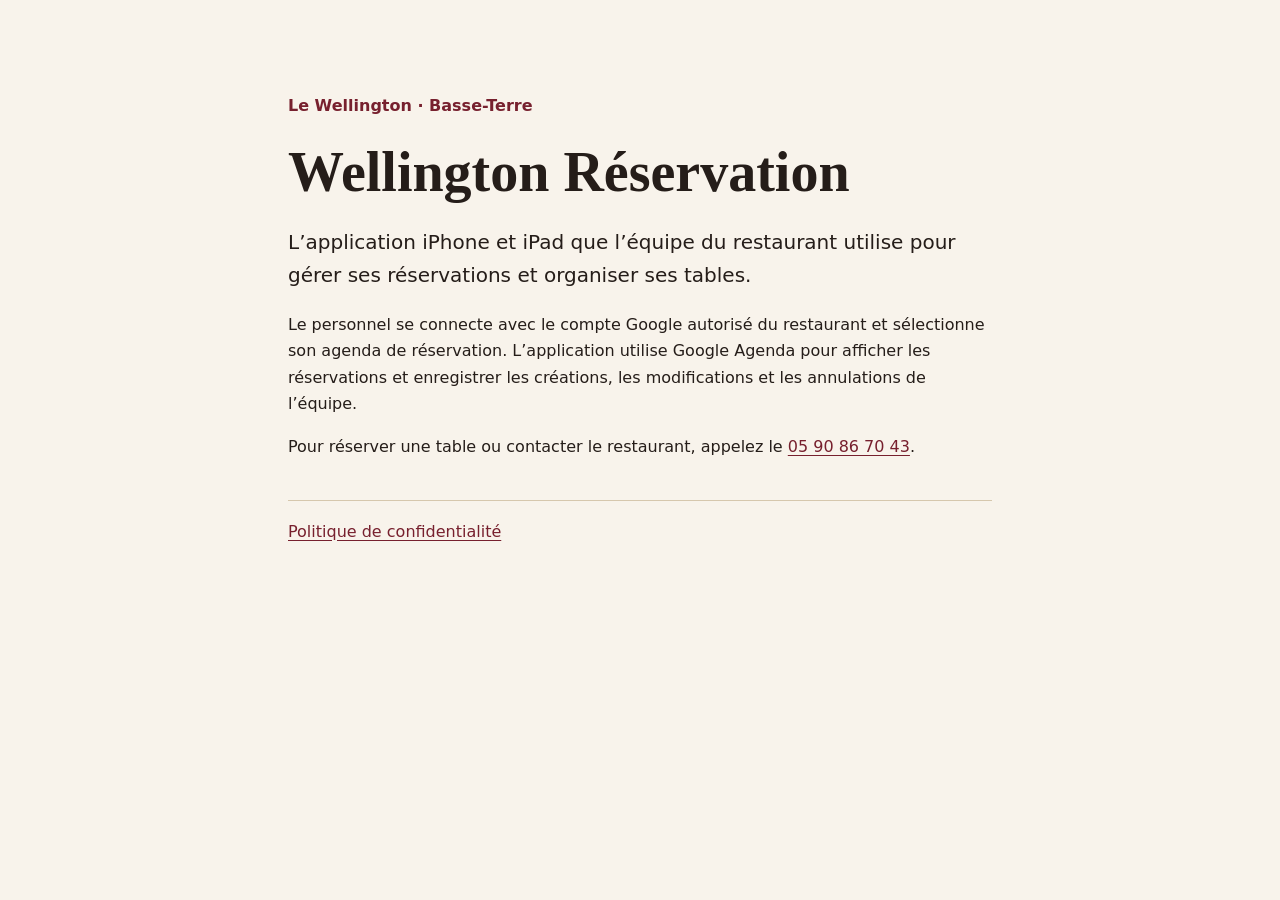
<file: reservation/index.html>
<!doctype html>
<html lang="fr">
<head>
  <meta charset="utf-8">
  <meta name="viewport" content="width=device-width, initial-scale=1">
  <meta name="description" content="Wellington Réservation, l’application iPhone et iPad de gestion des réservations de l’équipe du Wellington à Basse-Terre.">
  <title>Wellington Réservation</title>
  <link rel="stylesheet" href="style.css">
</head>
<body>
  <main>
    <p class="label">Le Wellington · Basse-Terre</p>
    <h1>Wellington Réservation</h1>
    <p class="lead">L’application iPhone et iPad que l’équipe du restaurant utilise pour gérer ses réservations et organiser ses tables.</p>
    <p>Le personnel se connecte avec le compte Google autorisé du restaurant et sélectionne son agenda de réservation. L’application utilise Google Agenda pour afficher les réservations et enregistrer les créations, les modifications et les annulations de l’équipe.</p>
    <p>Pour réserver une table ou contacter le restaurant, appelez le <a href="tel:+590590867043">05 90 86 70 43</a>.</p>
    <footer><a href="confidentialite/">Politique de confidentialité</a></footer>
  </main>
</body>
</html>
</file>
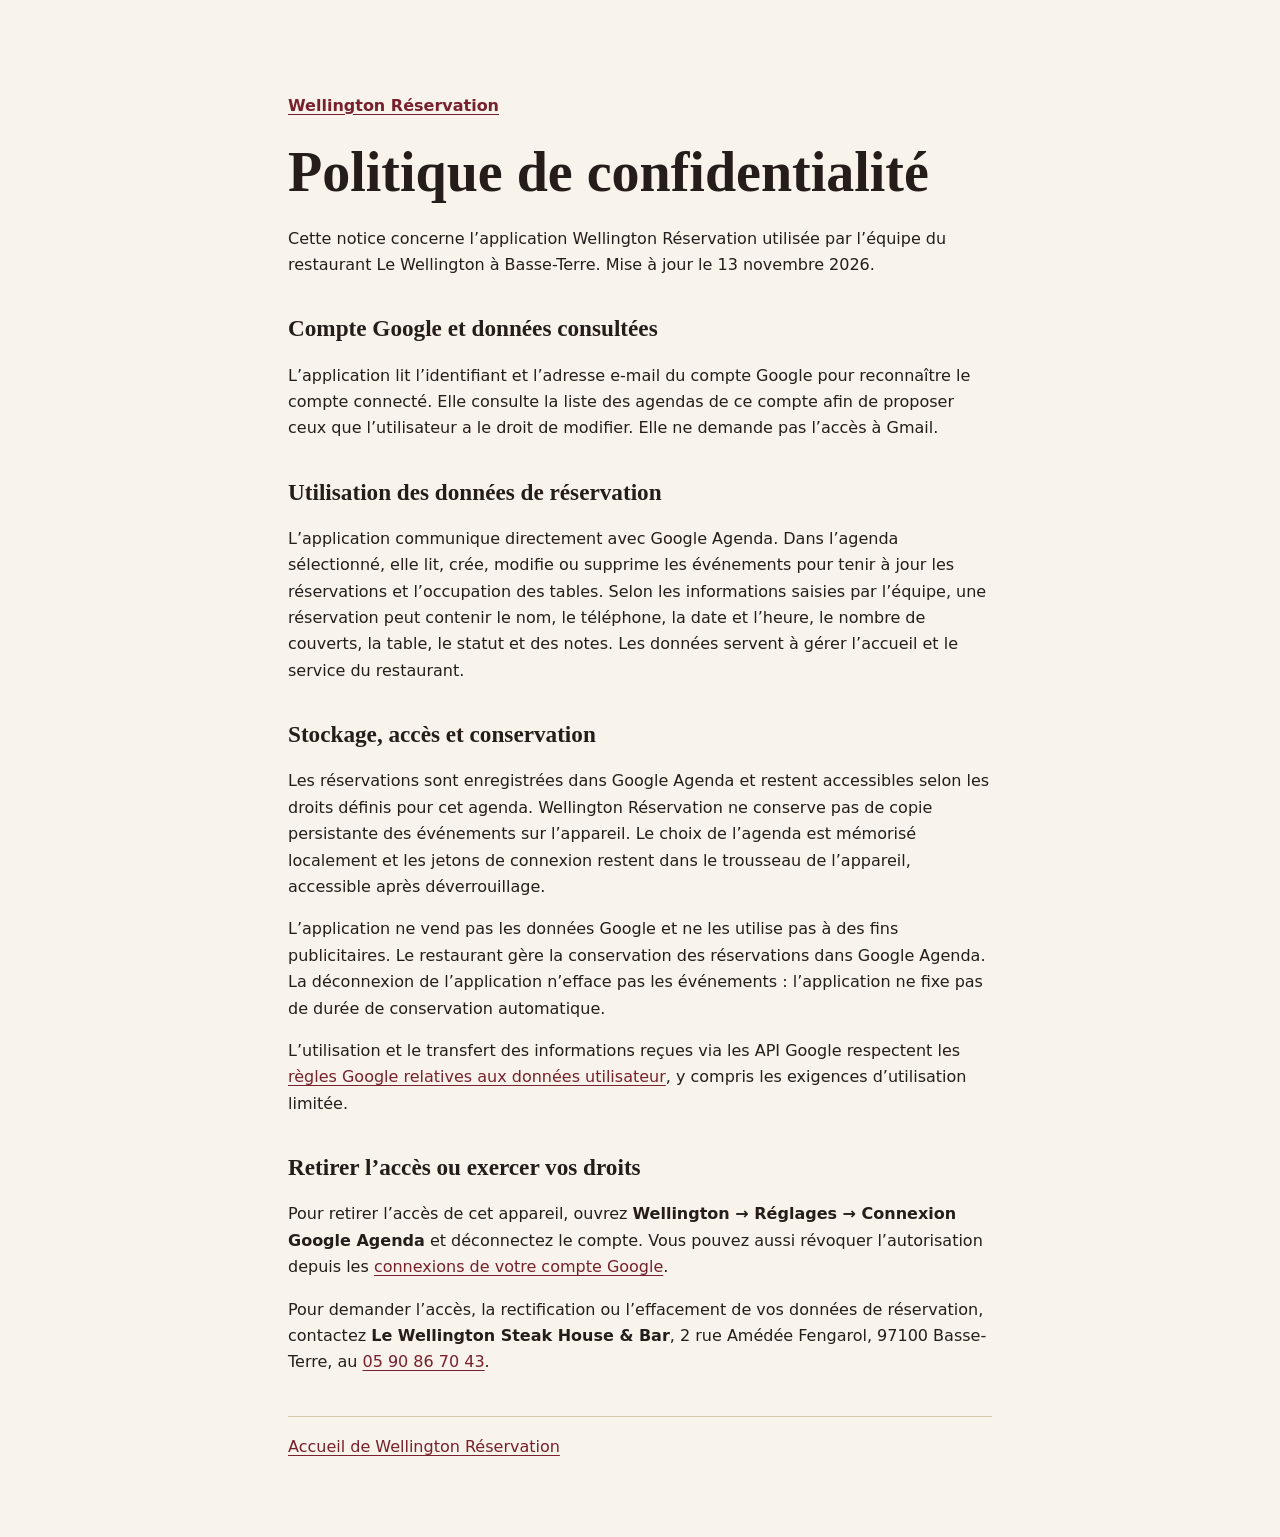
<file: reservation/confidentialite/index.html>
<!doctype html>
<html lang="fr">
<head>
  <meta charset="utf-8">
  <meta name="viewport" content="width=device-width, initial-scale=1">
  <title>Politique de confidentialité · Wellington Réservation</title>
  <link rel="stylesheet" href="../style.css">
</head>
<body>
  <main>
    <p class="label"><a href="../">Wellington Réservation</a></p>
    <h1>Politique de confidentialité</h1>
    <p>Cette notice concerne l’application Wellington Réservation utilisée par l’équipe du restaurant Le Wellington à Basse-Terre. Mise à jour le <time datetime="2026-11-13">13 novembre 2026</time>.</p>

    <h2>Compte Google et données consultées</h2>
    <p>L’application lit l’identifiant et l’adresse e-mail du compte Google pour reconnaître le compte connecté. Elle consulte la liste des agendas de ce compte afin de proposer ceux que l’utilisateur a le droit de modifier. Elle ne demande pas l’accès à Gmail.</p>

    <h2>Utilisation des données de réservation</h2>
    <p>L’application communique directement avec Google Agenda. Dans l’agenda sélectionné, elle lit, crée, modifie ou supprime les événements pour tenir à jour les réservations et l’occupation des tables. Selon les informations saisies par l’équipe, une réservation peut contenir le nom, le téléphone, la date et l’heure, le nombre de couverts, la table, le statut et des notes. Les données servent à gérer l’accueil et le service du restaurant.</p>

    <h2>Stockage, accès et conservation</h2>
    <p>Les réservations sont enregistrées dans Google Agenda et restent accessibles selon les droits définis pour cet agenda. Wellington Réservation ne conserve pas de copie persistante des événements sur l’appareil. Le choix de l’agenda est mémorisé localement et les jetons de connexion restent dans le trousseau de l’appareil, accessible après déverrouillage.</p>
    <p>L’application ne vend pas les données Google et ne les utilise pas à des fins publicitaires. Le restaurant gère la conservation des réservations dans Google Agenda. La déconnexion de l’application n’efface pas les événements : l’application ne fixe pas de durée de conservation automatique.</p>
    <p>L’utilisation et le transfert des informations reçues via les API Google respectent les <a href="https://developers.google.com/terms/api-services-user-data-policy">règles Google relatives aux données utilisateur</a>, y compris les exigences d’utilisation limitée.</p>

    <h2>Retirer l’accès ou exercer vos droits</h2>
    <p>Pour retirer l’accès de cet appareil, ouvrez <strong>Wellington → Réglages → Connexion Google Agenda</strong> et déconnectez le compte. Vous pouvez aussi révoquer l’autorisation depuis les <a href="https://myaccount.google.com/connections">connexions de votre compte Google</a>.</p>
    <p>Pour demander l’accès, la rectification ou l’effacement de vos données de réservation, contactez <strong>Le Wellington Steak House &amp; Bar</strong>, 2 rue Amédée Fengarol, 97100 Basse-Terre, au <a href="tel:+590590867043">05 90 86 70 43</a>.</p>

    <footer><a href="../">Accueil de Wellington Réservation</a></footer>
  </main>
</body>
</html>
</file>
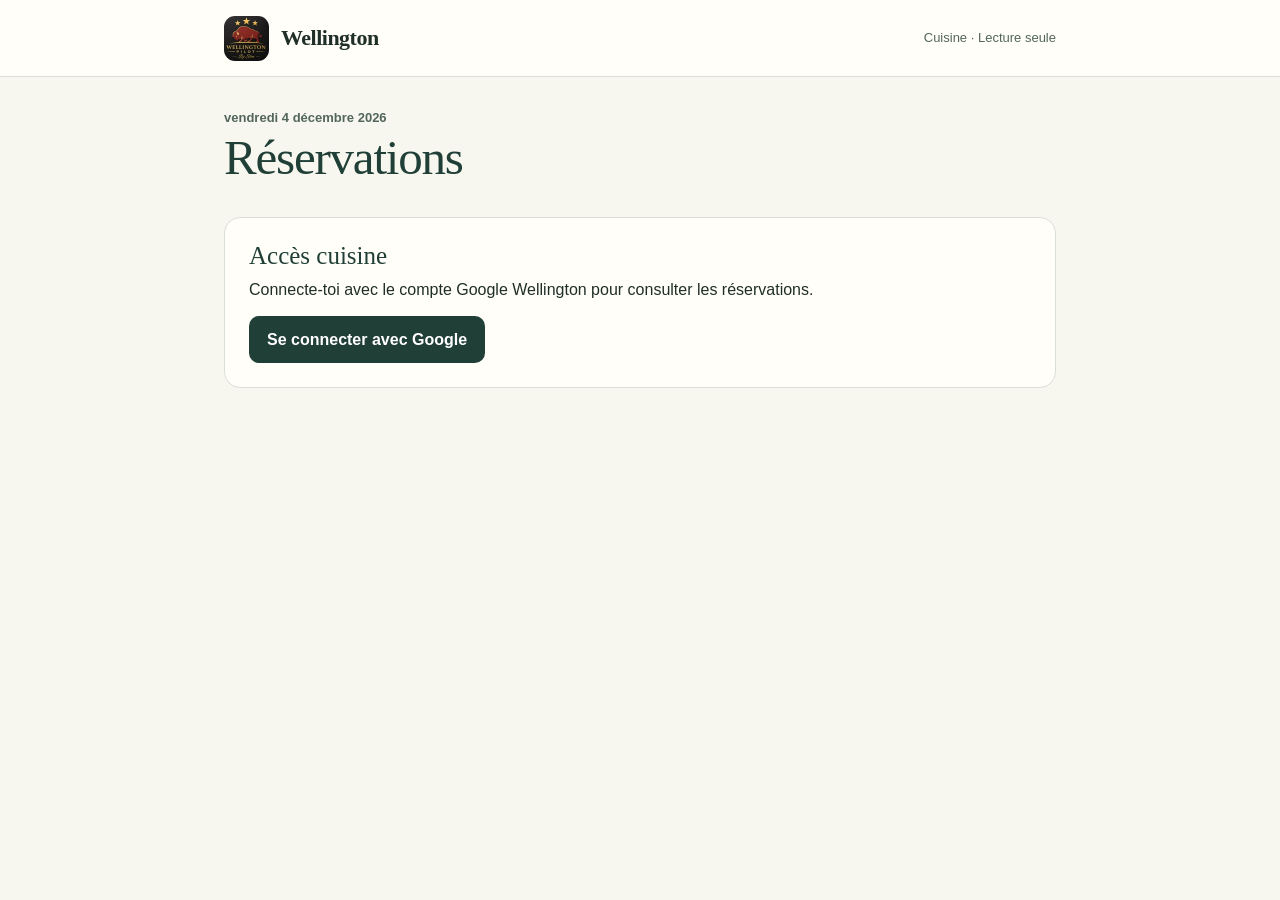
<file: reservation/cuisine/index.html>
<!doctype html>
<html lang="fr">
<head>
<meta charset="utf-8">
<meta name="viewport" content="width=device-width, initial-scale=1">
<meta name="referrer" content="no-referrer">
<meta name="robots" content="noindex,nofollow">
<meta http-equiv="Content-Security-Policy" content="default-src 'none'; script-src 'self' https://accounts.google.com/gsi/; style-src 'self' 'unsafe-inline' https://accounts.google.com/gsi/style; connect-src https://www.googleapis.com https://accounts.google.com/gsi/; frame-src https://accounts.google.com/gsi/; img-src 'self' data:; base-uri 'none'; form-action 'none'">
<script async src="https://accounts.google.com/gsi/client"></script>
<title>Wellington · Réservations cuisine</title>
<style>
:root { color-scheme:light; --vert:#203f37; --encre:#202e28; --second:#53665b; --ligne:#d9dfd5; --papier:#f7f7f0; }
* { box-sizing:border-box }
body { margin:0; background:var(--papier); color:var(--encre); font:16px/1.45 -apple-system,BlinkMacSystemFont,'Segoe UI',Roboto,sans-serif }
main, .barre { max-width:880px; margin:auto; padding:0 24px }
header { background:#fffef9; border-bottom:1px solid var(--ligne) }
.barre { height:76px; display:flex; align-items:center; gap:12px }
.logo { width:45px; height:45px; border-radius:11px }
.marque { font:600 22px Georgia,serif; letter-spacing:-.5px }
.consultation { margin-left:auto; color:var(--second); font-size:13px }
main { padding-bottom:40px }
.entete { margin:32px 0 18px; display:flex; align-items:flex-end; flex-wrap:wrap; justify-content:space-between; gap:14px }
h1 { font:normal clamp(34px,6vw,49px)/1.1 Georgia,serif; margin:3px 0 0; color:var(--vert); letter-spacing:-1.2px }
.kicker { margin:0; font-size:13px; color:var(--second); font-weight:600 }
button, input { color:var(--encre); font:inherit }
button { cursor:pointer }
button:focus-visible, input:focus-visible, summary:focus-visible { outline:3px solid #947237; outline-offset:3px }
.jours { display:flex; align-items:center; gap:5px }
.jours button, .jours input, #actualiser { min-height:44px; border:1px solid var(--ligne); border-radius:10px; background:#fffef9; padding:6px 10px }
.jours button { min-width:44px; color:var(--vert); font-size:22px; line-height:1 }
.jours input { max-width:162px; min-width:0 }
.bilan { border-radius:16px; color:#fff; background:var(--vert); display:grid; grid-template-columns:1fr 1fr; padding:19px 0; margin:22px 0 18px }
.chiffre { padding:0 24px; display:flex; flex-direction:column }
.chiffre + .chiffre { border-left:1px solid #597064 }
.chiffre strong { font:normal 36px/1.08 Georgia,serif; font-variant-numeric:tabular-nums }
.chiffre span { font-size:14px; color:#e3ebe4; margin-top:5px }
.filtres { display:flex; gap:5px; background:#e7ebe3; padding:4px; border-radius:12px; width:max-content; max-width:100% }
.filtres button { border:0; border-radius:9px; background:transparent; min-height:42px; padding:7px 17px; font-size:15px }
.filtres button[aria-pressed=true] { background:white; color:var(--vert); font-weight:650; box-shadow:0 1px 4px #203f3719 }
h2 { font:normal 25px Georgia,serif; margin:24px 0 11px; color:var(--vert) }
.liste { background:white; border:1px solid var(--ligne); border-radius:14px; overflow:hidden }
details + details { border-top:1px solid var(--ligne) }
summary { list-style:none; display:grid; grid-template-columns:64px 1fr auto; align-items:start; gap:14px; padding:16px; cursor:pointer }
summary::-webkit-details-marker { display:none }
.horaire { font-weight:700; font-variant-numeric:tabular-nums; line-height:1.25 }
.horaire small { display:block; color:var(--second); font-weight:400; margin-top:4px }
.nom { display:block; font-size:18px; font-weight:650; overflow-wrap:anywhere }
.placement { display:block; color:var(--second); margin-top:3px; font-size:14px }
.etat { font-weight:600; font-size:13px; color:var(--vert); display:block; margin-top:4px }
.annulee .nom { text-decoration:line-through; color:var(--second) }
.annulee .etat { color:#864523 }
.fleche { color:var(--second); font-size:21px; transition:transform .12s; line-height:1.2 }
details[open] .fleche { transform:rotate(90deg) }
.note { display:block; color:#4a4d36; margin-top:6px; font-size:14px; white-space:pre-line; overflow-wrap:anywhere }
.detail { padding:0 16px 16px 94px; font-size:14px; color:var(--second); overflow-wrap:anywhere }
.detail p { margin:4px 0 }
#message { margin:14px 0 0; color:var(--second) }
#message:empty { display:none }
#suivi { margin-top:20px; display:flex; align-items:center; justify-content:space-between; gap:12px; color:var(--second); font-size:13px }
#actualiser { color:var(--vert); font-weight:600 }
@media(max-width:560px) { main,.barre{padding-left:16px;padding-right:16px}.barre{height:61px}.entete{margin-top:22px}.jours{width:100%}.jours input{flex:1;max-width:none;text-align:center}.bilan{margin-top:18px}.chiffre{padding:0 15px}.filtres{width:100%}.filtres button{flex:1;padding:7px 9px}summary{gap:10px;grid-template-columns:50px 1fr auto;padding:14px 12px}.detail{padding-left:72px}}
[hidden] {display:none!important}
.connexion {margin-top:32px;border:1px solid var(--ligne);border-radius:16px;background:#fffef9;padding:24px}
.connexion h2 {margin:0 0 8px}
.connexion p {margin:0 0 15px}
#connecter {border:0;border-radius:10px;background:var(--vert);color:white;padding:12px 18px;font-weight:650}
#quitter {background:none;border:0;color:var(--second);text-decoration:underline;padding:8px;cursor:pointer}
</style>
</head>
<body>
<header><div class="barre"><img class="logo" alt="" src="[data-uri]"><span class="marque">Wellington</span><span class="consultation">Cuisine · Lecture seule</span></div></header>
<main>
<div class="entete"><div><p class="kicker" id="jourLong"></p><h1>Réservations</h1></div>
<div class="jours" id="navigation" hidden><button type="button" id="avant" aria-label="Jour précédent">‹</button><input id="jour" type="date" aria-label="Date des réservations"><button type="button" id="apres" aria-label="Jour suivant">›</button></div></div>
<section id="connexion" class="connexion">
<h2>Accès cuisine</h2><p id="avis" role="status">Connecte-toi avec le compte Google Wellington pour consulter les réservations.</p>
<button id="connecter" type="button">Se connecter avec Google</button>
</section>
<div id="service" hidden>
<div class="bilan"><div class="chiffre"><strong id="couverts">—</strong><span>Couverts prévus</span></div><div class="chiffre"><strong id="nombre">—</strong><span>Réservations actives</span></div></div>
<div class="filtres" aria-label="Filtrer par service" role="group"><button type="button" data-service="all" aria-pressed="true">Journée</button><button type="button" data-service="midi" aria-pressed="false">Déjeuner</button><button type="button" data-service="soir" aria-pressed="false">Dîner</button></div>
<p id="message" role="status"></p>
<div id="contenu"></div>
<div id="suivi"><span id="sync" aria-live="polite"></span><button type="button" id="actualiser">Actualiser</button></div>
<button id="quitter" type="button">Fermer la session cuisine</button></div>
</main>
<script type="module" src="./cuisine.js"></script>
</body>
</html>
</file>
<file: reservation/style.css>
:root {
  color-scheme: light;
  background: #f8f3eb;
  color: #251d19;
  font: 1rem/1.65 system-ui, sans-serif;
}
body { margin: 0; padding: clamp(1.25rem, 6vw, 5rem); }
main { max-width: 44rem; margin: auto; }
.label { color: #77202e; font-weight: 650; }
h1, h2 { line-height: 1.2; font-family: Georgia, serif; text-wrap: balance; }
h1 { margin: 0.35em 0; font-size: clamp(2rem, 6vw, 3.5rem); }
h2 { margin-top: 1.6em; font-size: 1.45rem; }
.lead { font-size: 1.25rem; }
a { color: #77202e; text-underline-offset: 0.18em; }
footer { margin-top: 2.5rem; border-top: 1px solid #d6c7ad; padding-top: 1.1rem; }
</file>
